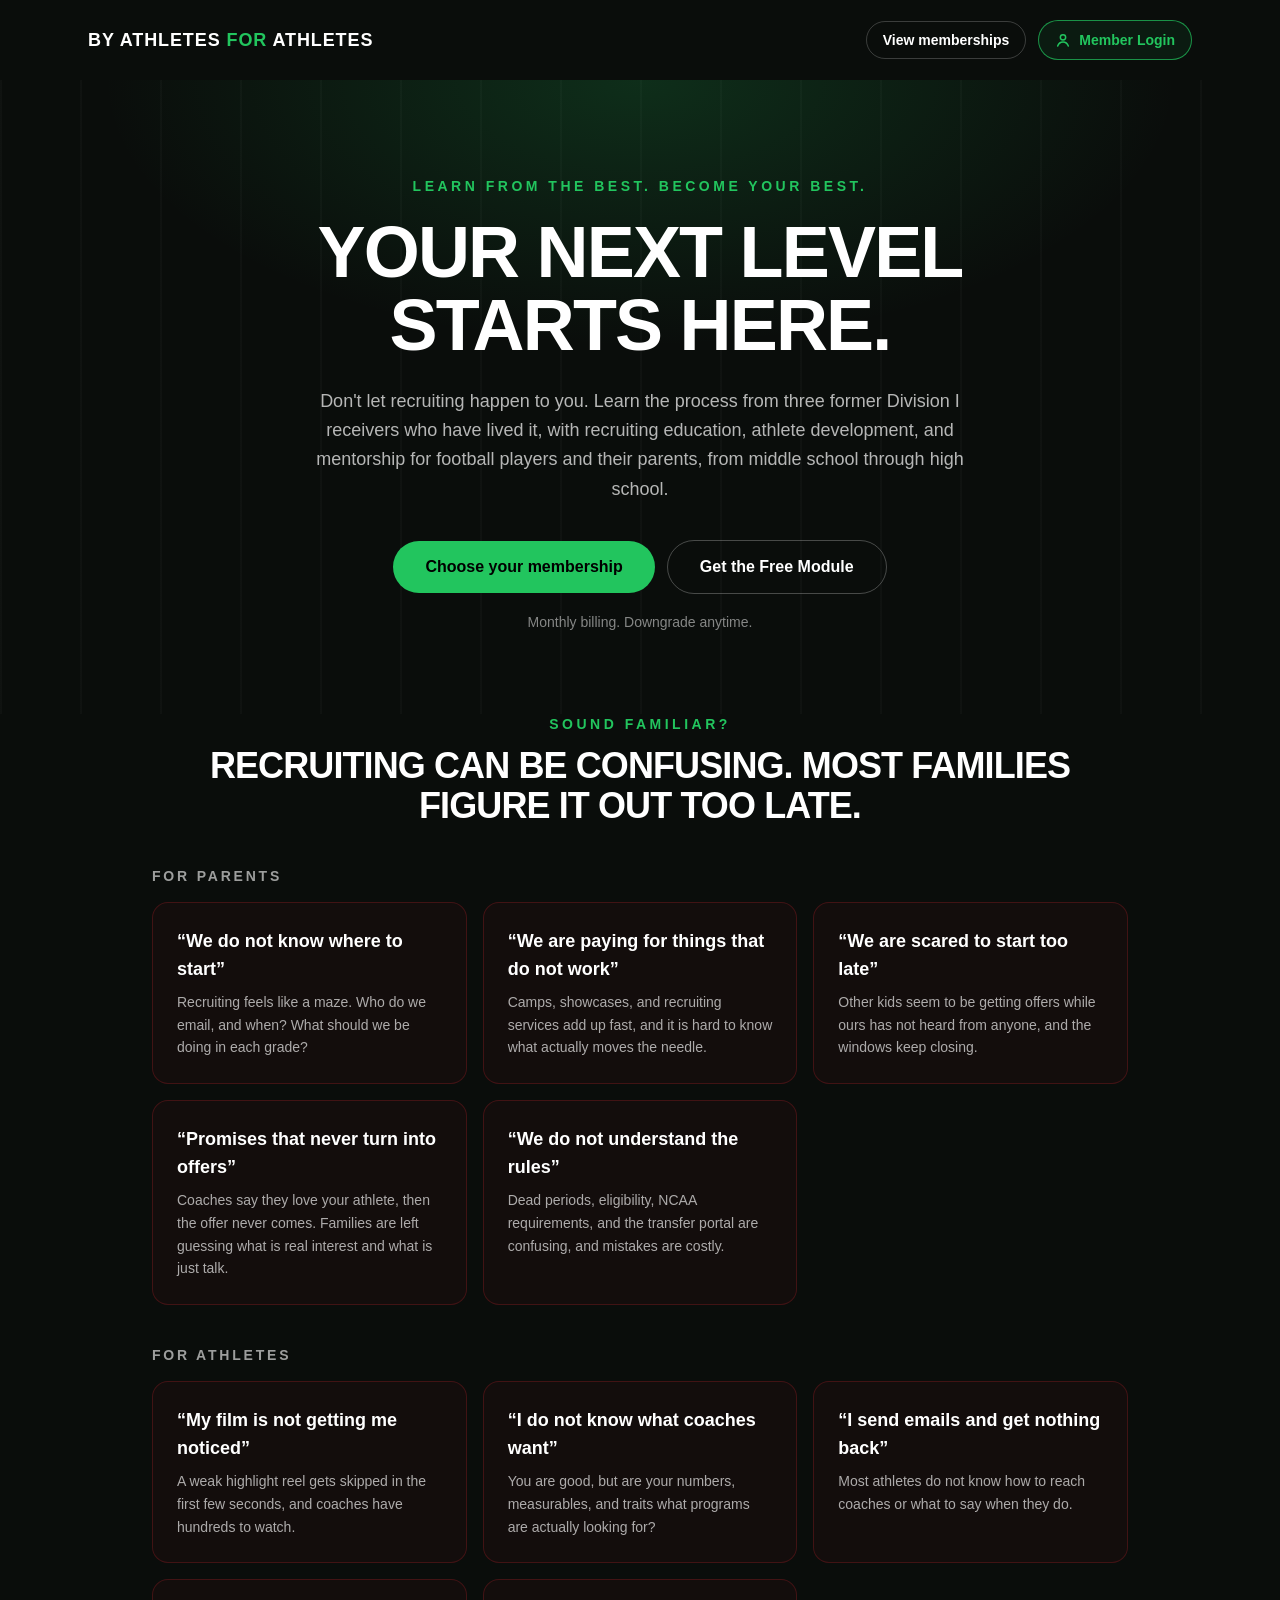
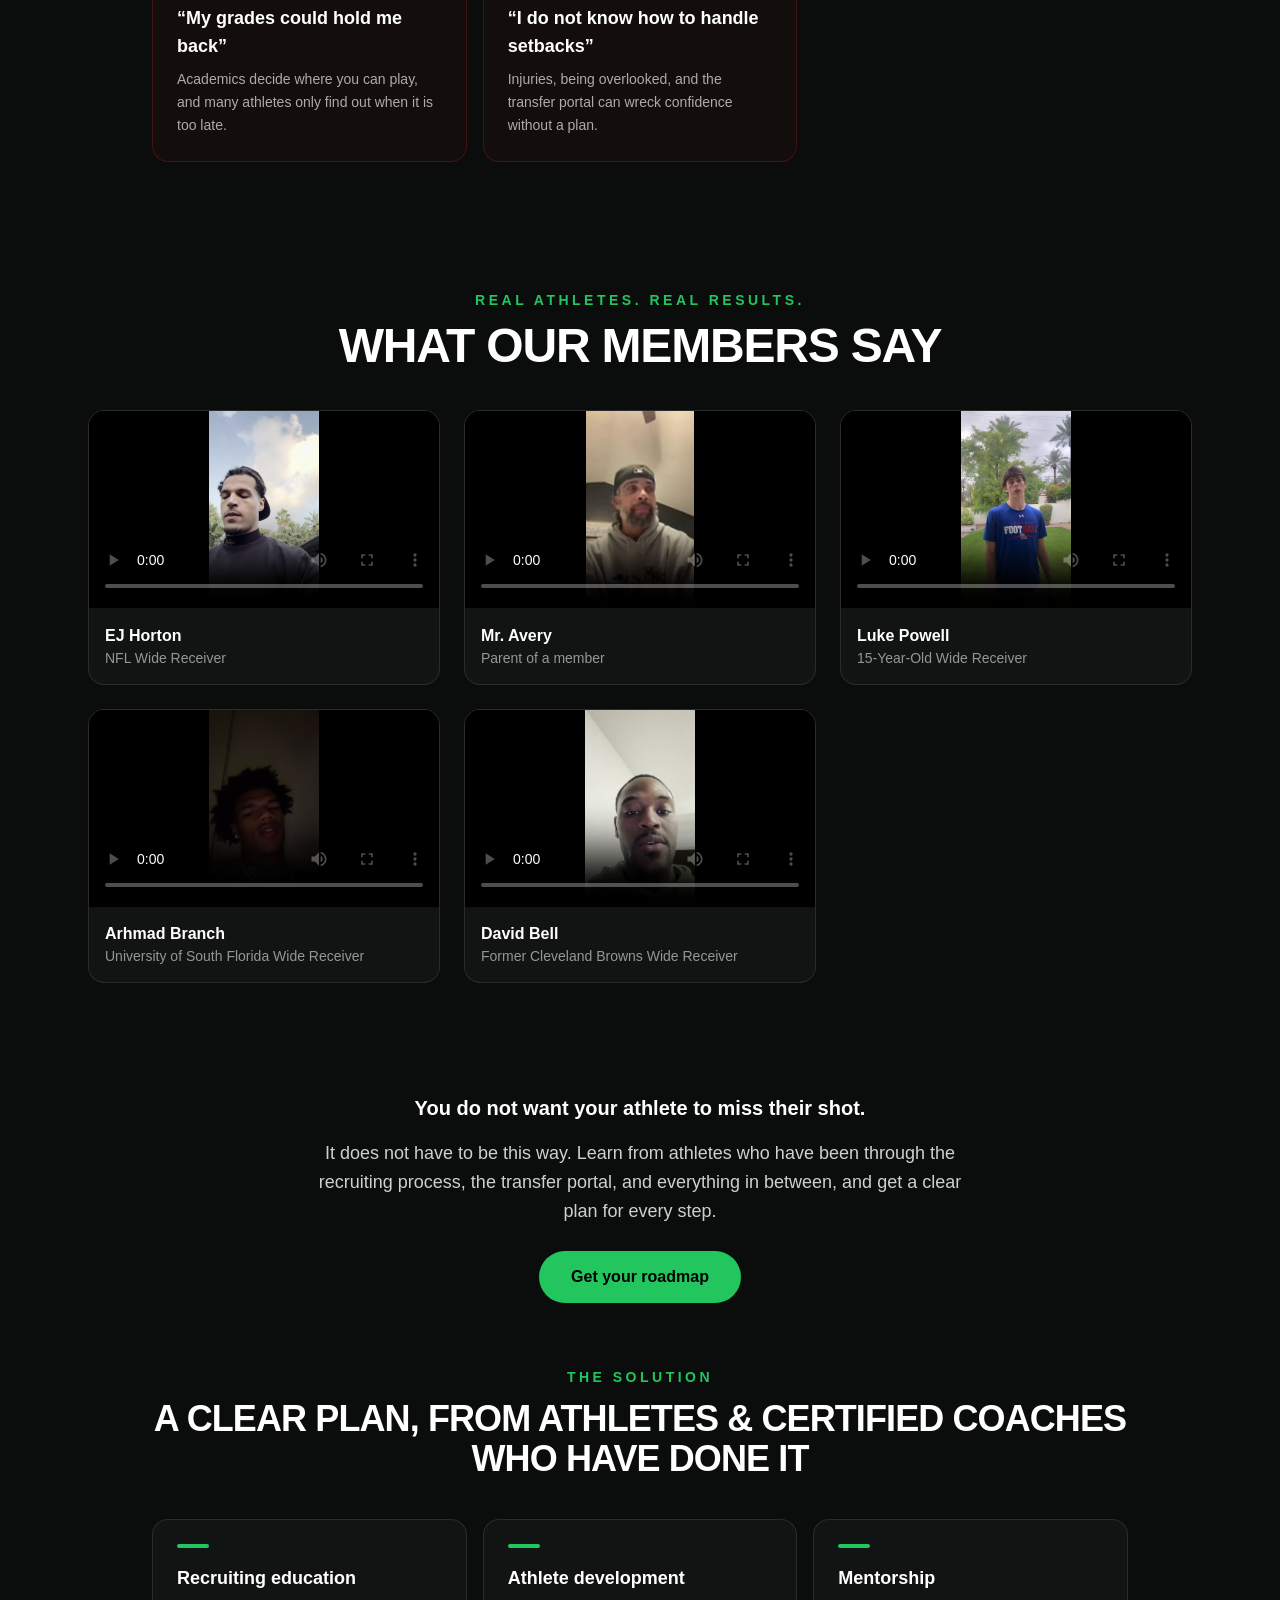
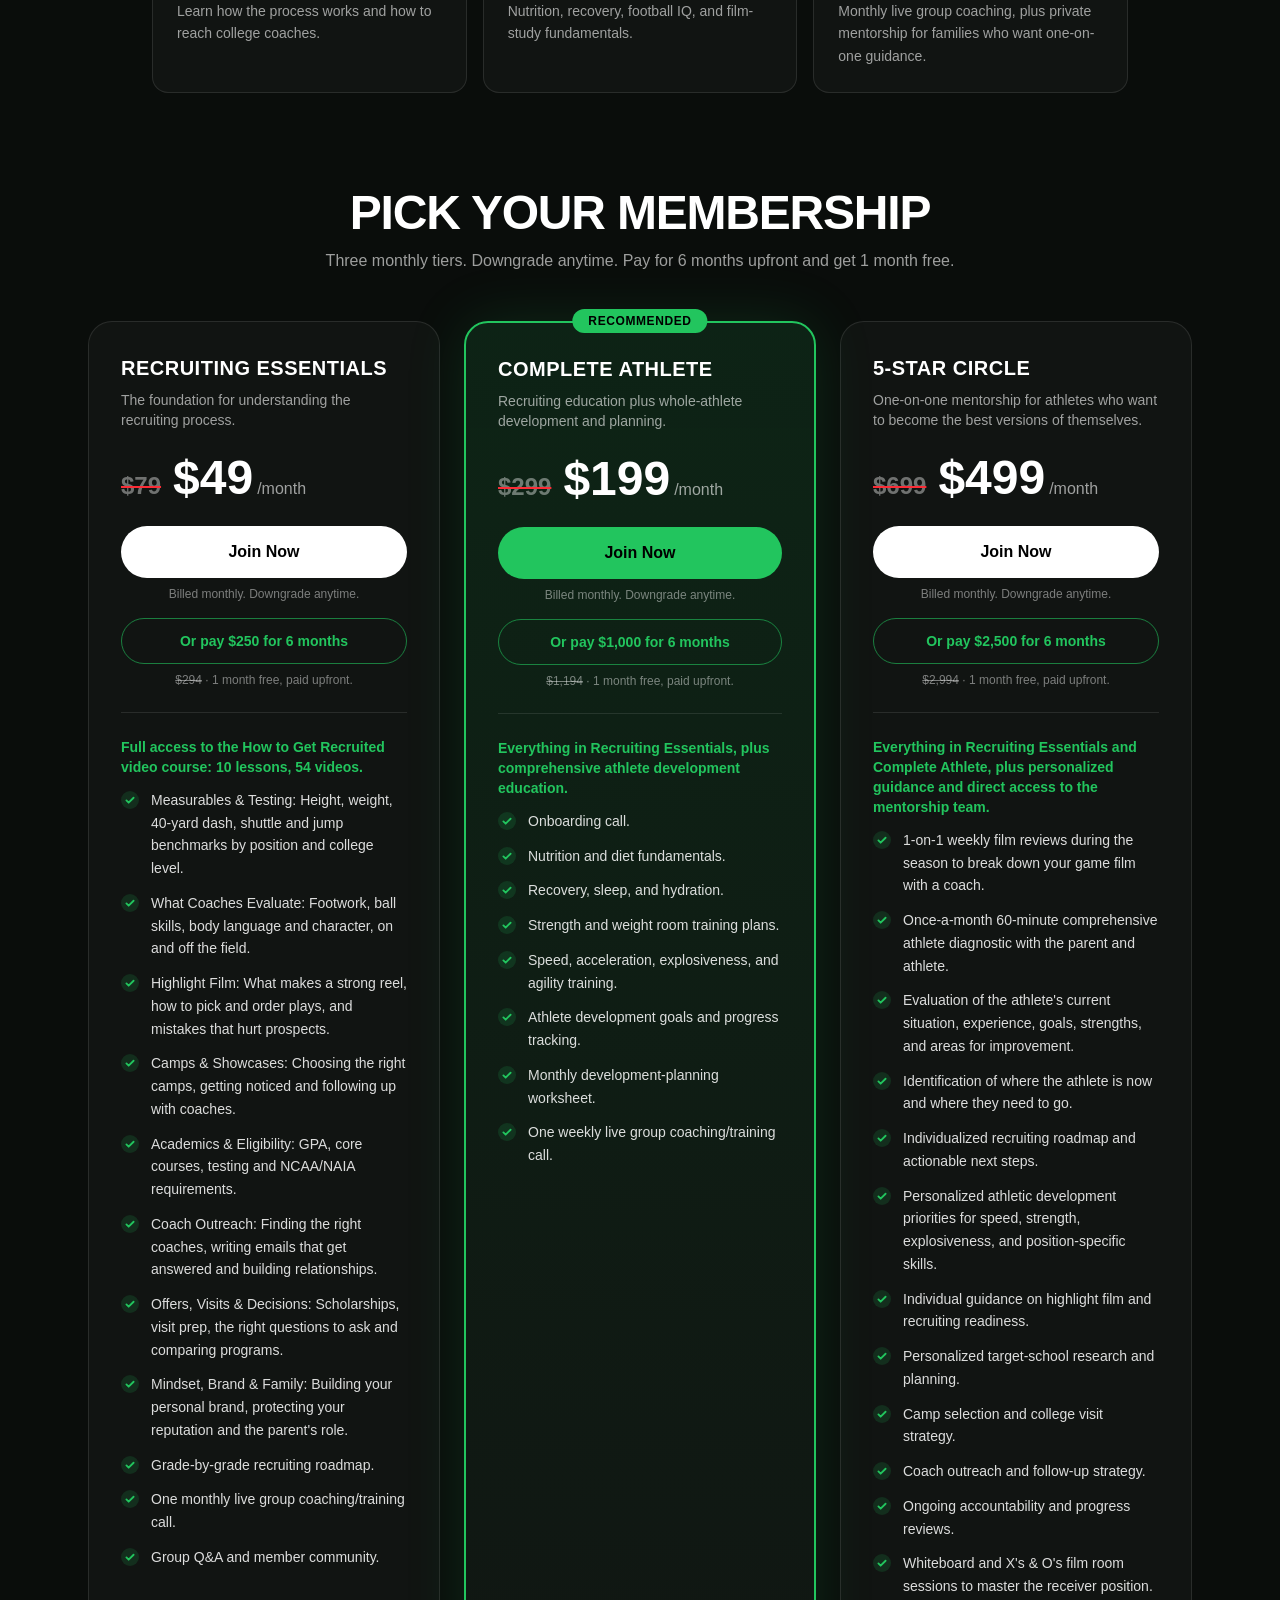
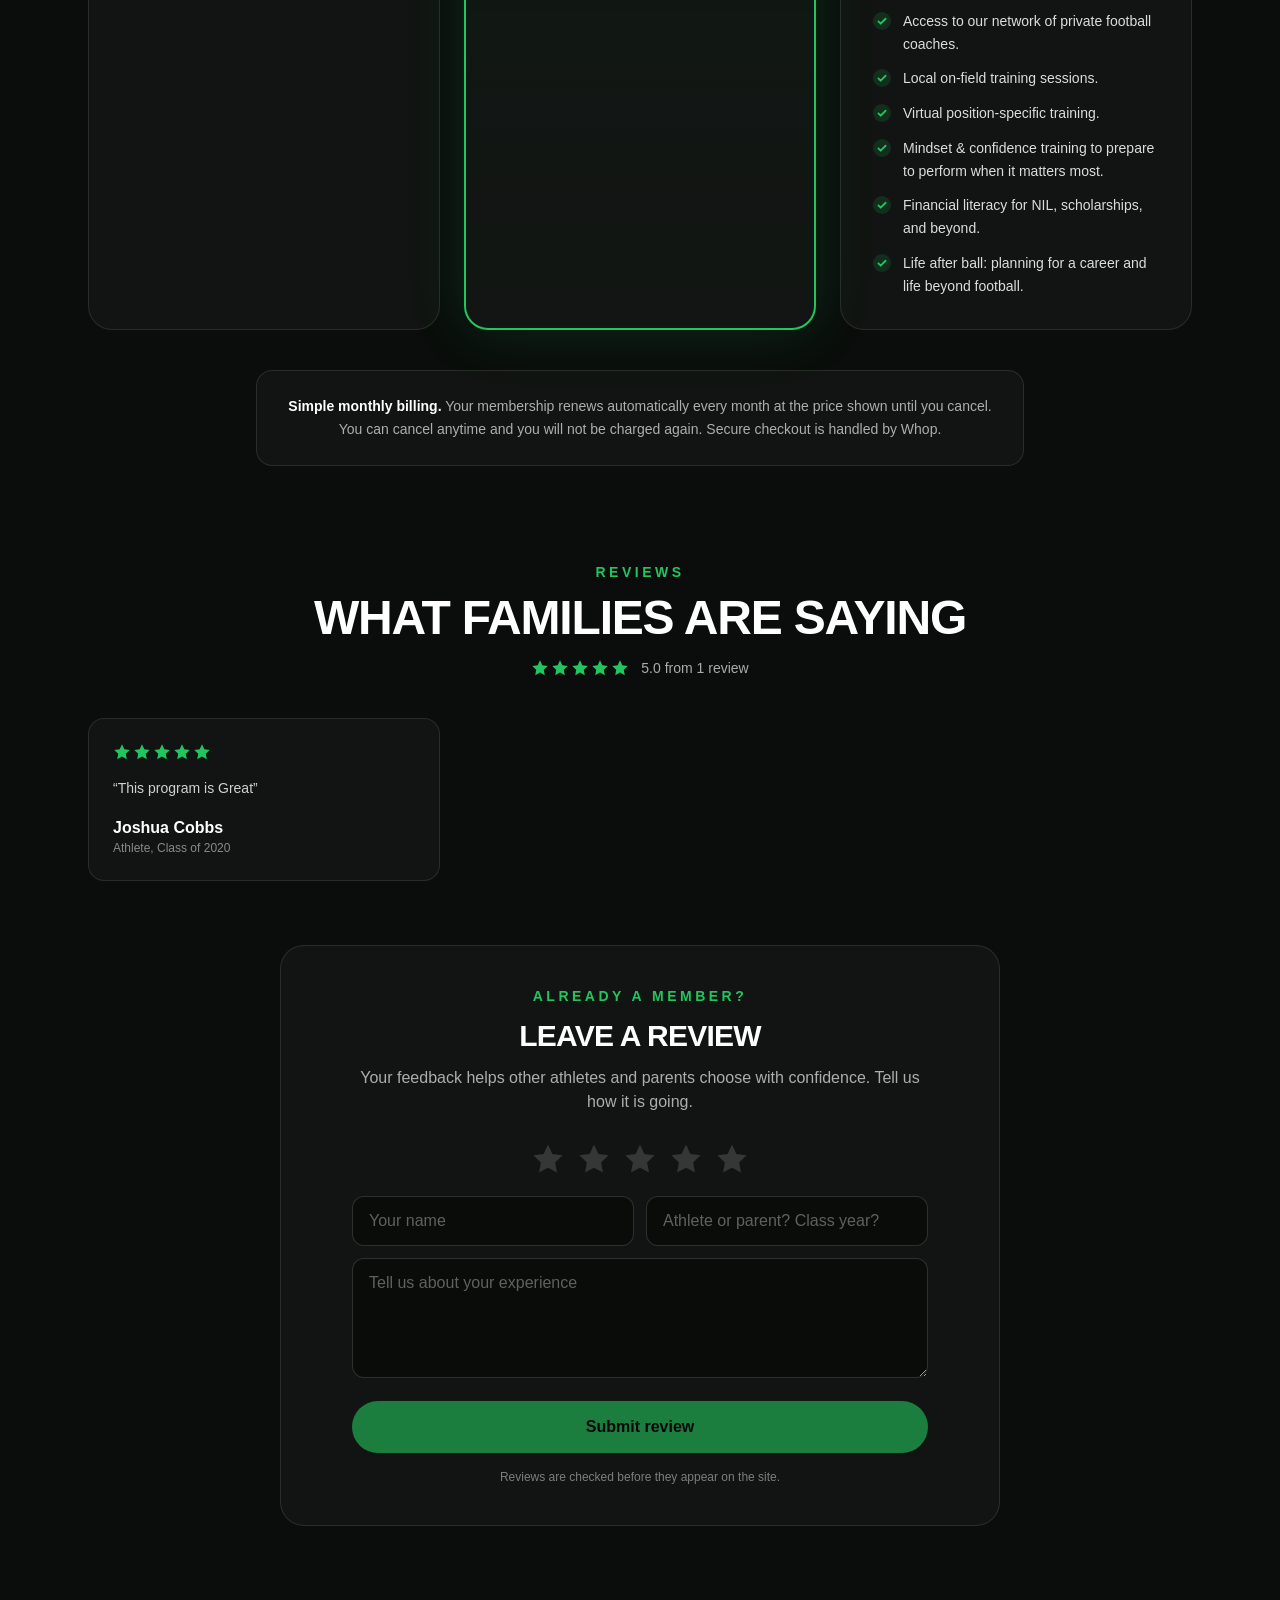
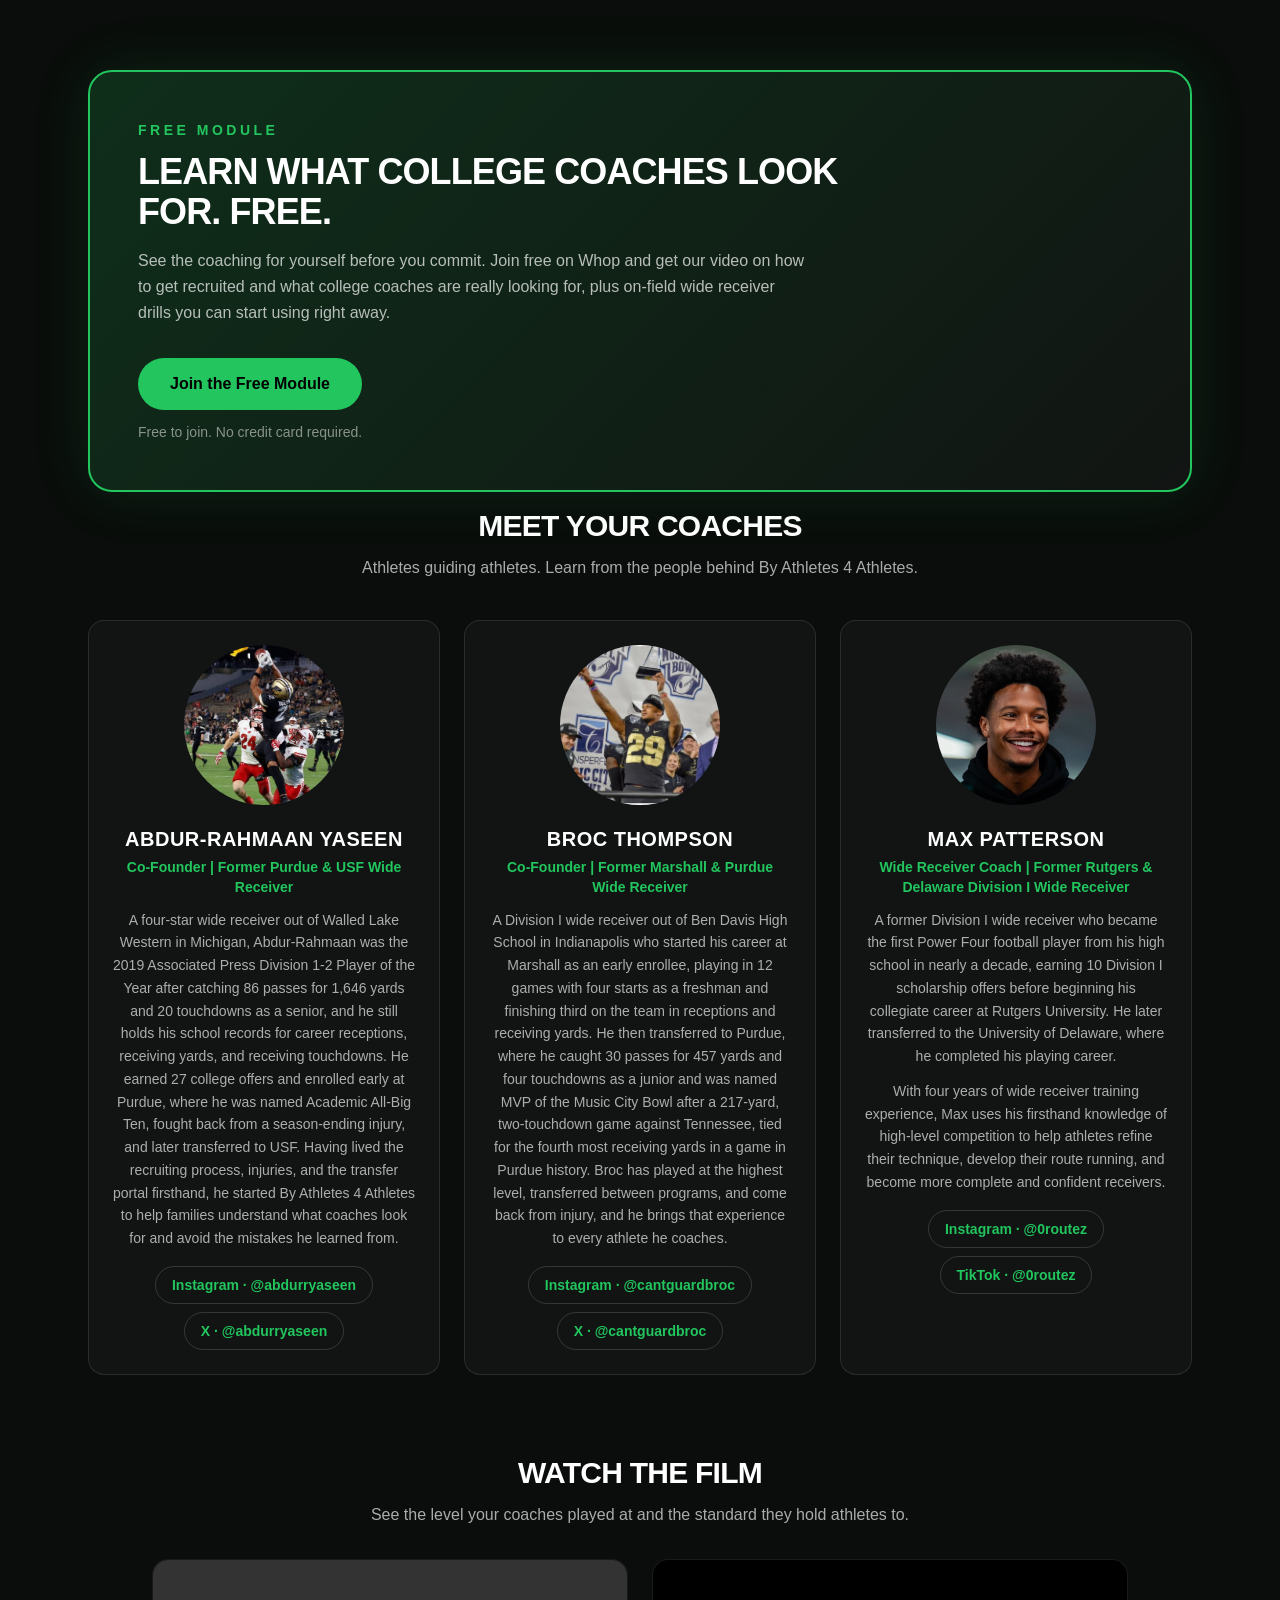
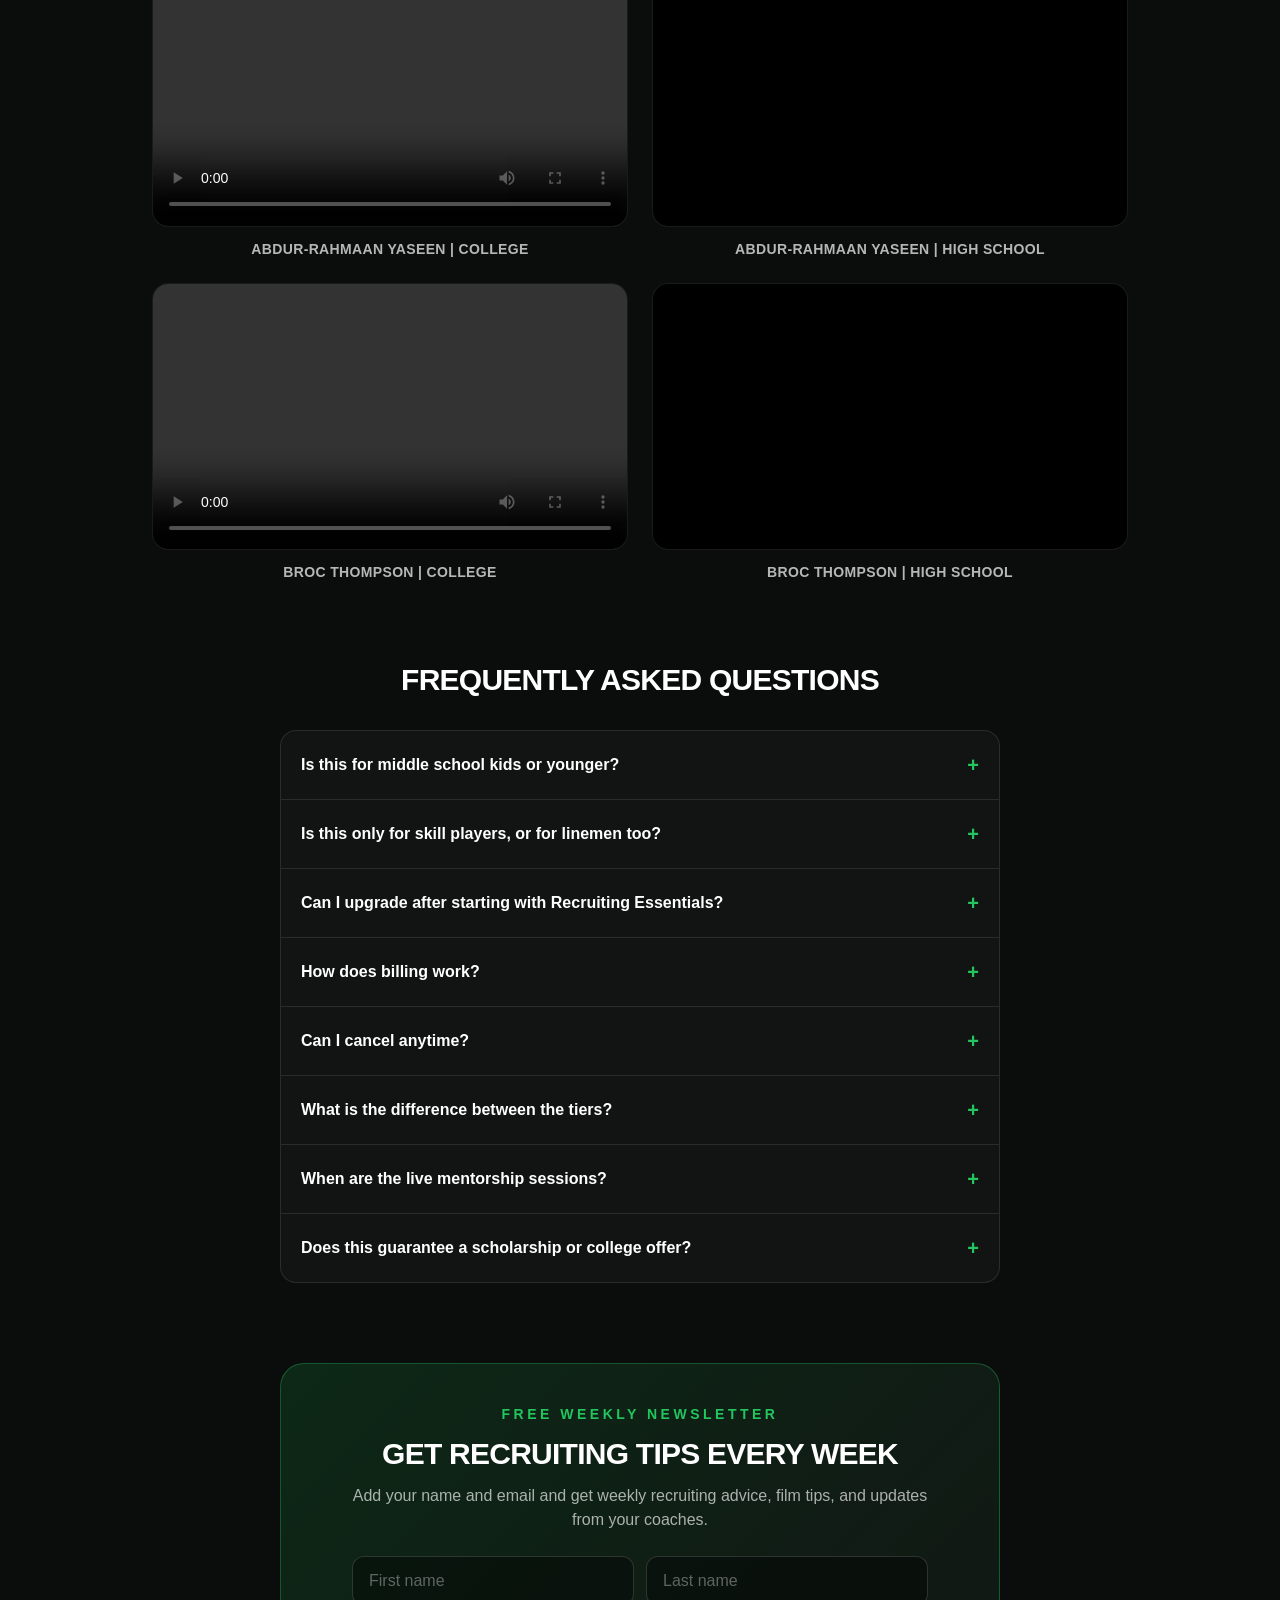
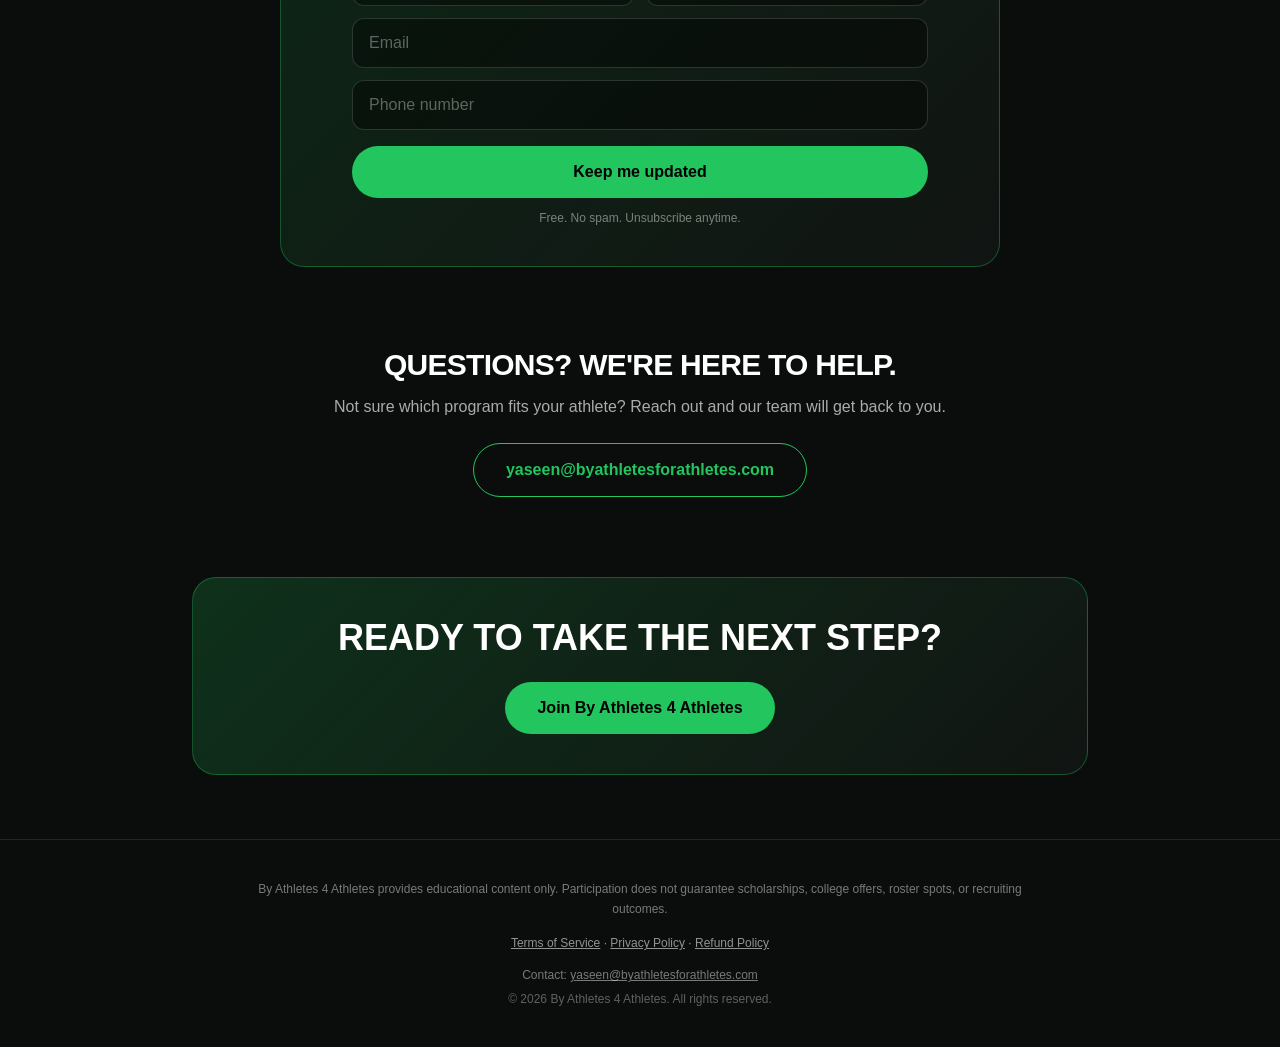
<file: index.html>
<!doctype html>
<html lang="en" style="color-scheme:dark;background:#0a0d0b">
<head>
<meta charset="utf-8"/>
<meta name="viewport" content="width=device-width, initial-scale=1"/>
<link rel="stylesheet" href="assets/site.css"/>
<meta name="description" content="Online football recruiting education, athlete development resources, and mentorship for high school football players, from middle school through high school, and their parents."/>
<link rel="icon" type="image/png" href="assets/favicon.png"/>
<link rel="apple-touch-icon" href="assets/favicon.png"/>
<title>By Athletes For Athletes</title>
<style>.b4a-login:hover{background:#22c55e!important;color:#000!important;border-color:#22c55e!important}@media (max-width:420px){.b4a-login{padding:8px 13px!important;font-size:13px!important}}</style><meta property="og:type" content="website"/><meta property="og:site_name" content="By Athletes For Athletes"/><meta property="og:title" content="By Athletes For Athletes"/><meta property="og:description" content="The #1 platform for playing at the next level, built by former Division I receivers."/><meta property="og:image" content="https://byathletesforathletes.com/assets/home-preview-v4.jpg"/><meta property="og:image:width" content="1200"/><meta property="og:image:height" content="1200"/><meta property="og:image:alt" content="The #1 platform for playing at the next level. Start getting recruited."/><meta name="twitter:card" content="summary_large_image"/><meta name="twitter:image" content="https://byathletesforathletes.com/assets/home-preview-v4.jpg"/></head>
<body>
<div class="min-h-screen bg-[#0a0d0b] text-white antialiased" style="color-scheme:dark"><header class="mx-auto flex max-w-6xl items-center justify-between px-6 py-5"><div class="text-lg font-extrabold uppercase tracking-wider">By Athletes <span style="color:#22c55e">For</span> Athletes</div><div class="flex items-center gap-2 sm:gap-3"><a href="#plans" class="hidden rounded-full border border-white/20 px-4 py-2 text-sm font-semibold hover:bg-white/10 sm:inline-block">View memberships</a><a href="https://whop.com/joined/" class="b4a-login rounded-full text-sm font-bold transition" style="display:inline-flex;align-items:center;gap:8px;white-space:nowrap;padding:9px 16px;border:1.5px solid rgba(34,197,94,.7);color:#22c55e;background:rgba(34,197,94,.08)"><svg width="16" height="16" viewBox="0 0 24 24" fill="none" stroke="currentColor" stroke-width="2.2" stroke-linecap="round" stroke-linejoin="round" aria-hidden="true"><circle cx="12" cy="8" r="4"></circle><path d="M4 21c1.5-4 4.5-6 8-6s6.5 2 8 6"></path></svg><span>Member Login</span></a></div></header><section class="relative overflow-hidden" style="background:radial-gradient(60% 60% at 50% 0%, rgba(34,197,94,0.18), transparent 70%), repeating-linear-gradient(90deg, rgba(255,255,255,0.025) 0 2px, transparent 2px 80px)"><div class="mx-auto max-w-4xl px-6 pb-20 pt-16 text-center sm:pt-24"><p class="text-sm font-bold uppercase tracking-[0.25em]" style="color:#22c55e">Learn From the Best. Become Your Best.</p><h1 class="mt-5 text-5xl font-black uppercase leading-[1.02] tracking-tight sm:text-7xl">Your Next Level Starts Here.</h1><p class="mx-auto mt-6 max-w-2xl text-lg leading-relaxed text-white/70">Don&#x27;t let recruiting happen to you. Learn the process from three former Division I receivers who have lived it, with recruiting education, athlete development, and mentorship for football players and their parents, from middle school through high school.</p><div class="mt-9 flex flex-col items-center justify-center gap-3 sm:flex-row"><a href="#plans" class="rounded-full px-8 py-3.5 text-base font-bold text-black transition hover:brightness-110" style="background:#22c55e">Choose your membership</a><a href="#free-sample" class="rounded-full border border-white/25 px-8 py-3.5 text-base font-bold hover:bg-white/10">Get the Free Module</a></div><div class="mt-4"><span class="text-sm text-white/50">Monthly billing. Downgrade anytime.</span></div></div></section><section class="mx-auto max-w-5xl px-6 pb-16"><div class="text-center"><p class="text-sm font-bold uppercase tracking-[0.25em]" style="color:#22c55e">Sound familiar?</p><h2 class="mt-3 text-3xl font-black uppercase tracking-tight sm:text-4xl">Recruiting can be confusing. Most families figure it out too late.</h2></div><div class="mt-10"><h3 class="text-sm font-bold uppercase tracking-[0.2em] text-white/60">For parents</h3><div class="mt-4 grid gap-4 sm:grid-cols-2 lg:grid-cols-3"><div class="rounded-2xl border border-red-500/20 bg-red-500/[0.04] p-6"><h4 class="text-lg font-bold">“<!-- -->We do not know where to start<!-- -->”</h4><p class="mt-2 text-sm leading-relaxed text-white/65">Recruiting feels like a maze. Who do we email, and when? What should we be doing in each grade?</p></div><div class="rounded-2xl border border-red-500/20 bg-red-500/[0.04] p-6"><h4 class="text-lg font-bold">“<!-- -->We are paying for things that do not work<!-- -->”</h4><p class="mt-2 text-sm leading-relaxed text-white/65">Camps, showcases, and recruiting services add up fast, and it is hard to know what actually moves the needle.</p></div><div class="rounded-2xl border border-red-500/20 bg-red-500/[0.04] p-6"><h4 class="text-lg font-bold">“<!-- -->We are scared to start too late<!-- -->”</h4><p class="mt-2 text-sm leading-relaxed text-white/65">Other kids seem to be getting offers while ours has not heard from anyone, and the windows keep closing.</p></div><div class="rounded-2xl border border-red-500/20 bg-red-500/[0.04] p-6"><h4 class="text-lg font-bold">“<!-- -->Promises that never turn into offers<!-- -->”</h4><p class="mt-2 text-sm leading-relaxed text-white/65">Coaches say they love your athlete, then the offer never comes. Families are left guessing what is real interest and what is just talk.</p></div><div class="rounded-2xl border border-red-500/20 bg-red-500/[0.04] p-6"><h4 class="text-lg font-bold">“<!-- -->We do not understand the rules<!-- -->”</h4><p class="mt-2 text-sm leading-relaxed text-white/65">Dead periods, eligibility, NCAA requirements, and the transfer portal are confusing, and mistakes are costly.</p></div></div></div><div class="mt-10"><h3 class="text-sm font-bold uppercase tracking-[0.2em] text-white/60">For athletes</h3><div class="mt-4 grid gap-4 sm:grid-cols-2 lg:grid-cols-3"><div class="rounded-2xl border border-red-500/20 bg-red-500/[0.04] p-6"><h4 class="text-lg font-bold">“<!-- -->My film is not getting me noticed<!-- -->”</h4><p class="mt-2 text-sm leading-relaxed text-white/65">A weak highlight reel gets skipped in the first few seconds, and coaches have hundreds to watch.</p></div><div class="rounded-2xl border border-red-500/20 bg-red-500/[0.04] p-6"><h4 class="text-lg font-bold">“<!-- -->I do not know what coaches want<!-- -->”</h4><p class="mt-2 text-sm leading-relaxed text-white/65">You are good, but are your numbers, measurables, and traits what programs are actually looking for?</p></div><div class="rounded-2xl border border-red-500/20 bg-red-500/[0.04] p-6"><h4 class="text-lg font-bold">“<!-- -->I send emails and get nothing back<!-- -->”</h4><p class="mt-2 text-sm leading-relaxed text-white/65">Most athletes do not know how to reach coaches or what to say when they do.</p></div><div class="rounded-2xl border border-red-500/20 bg-red-500/[0.04] p-6"><h4 class="text-lg font-bold">“<!-- -->My grades could hold me back<!-- -->”</h4><p class="mt-2 text-sm leading-relaxed text-white/65">Academics decide where you can play, and many athletes only find out when it is too late.</p></div><div class="rounded-2xl border border-red-500/20 bg-red-500/[0.04] p-6"><h4 class="text-lg font-bold">“<!-- -->I do not know how to handle setbacks<!-- -->”</h4><p class="mt-2 text-sm leading-relaxed text-white/65">Injuries, being overlooked, and the transfer portal can wreck confidence without a plan.</p></div></div></div></section><section id="testimonials" class="mx-auto max-w-6xl px-6 pb-16 pt-16"><div class="mx-auto mb-14 max-w-3xl" style="display:none"><div class="mb-8 text-center"><p class="text-sm font-bold uppercase tracking-[0.25em]" style="color:#22c55e">Athletes helping athletes</p><h2 class="mt-3 text-3xl font-black uppercase tracking-tight sm:text-5xl">The recruiting playbook, from athletes who ran it.</h2></div><div class="relative aspect-video w-full overflow-hidden rounded-2xl border border-white/10 bg-black"><div class="absolute inset-0 flex flex-col items-center justify-center gap-3 text-white/40"><svg width="56" height="56" viewBox="0 0 48 48" fill="none" aria-hidden="true"><circle cx="24" cy="24" r="23" stroke="#22c55e" stroke-opacity="0.6" stroke-width="2"></circle><path d="M20 16l13 8-13 8V16z" fill="#22c55e"></path></svg><span class="text-xs uppercase tracking-widest">Video coming soon</span></div></div><p class="mt-3 text-center text-sm font-semibold uppercase tracking-wide text-white/70">What is By Athletes 4 Athletes?</p></div><div class="text-center"><p class="text-sm font-bold uppercase tracking-[0.25em]" style="color:#22c55e">Real athletes. Real Results.</p><h2 class="mt-3 text-3xl font-black uppercase tracking-tight sm:text-5xl">What our members say</h2></div><div class="mt-10 grid gap-6 md:grid-cols-3"><div class="overflow-hidden rounded-2xl border border-white/10 bg-white/[0.03]"><div class="relative aspect-video w-full bg-black"><video src="assets/ej-testimonial.mp4" poster="assets/ej-testimonial-poster.jpg" controls playsinline preload="metadata" style="position:absolute;inset:0;width:100%;height:100%;object-fit:contain;background:#000"></video></div><div class="p-4"><p class="font-bold">EJ Horton</p><p class="text-sm text-white/55">NFL Wide Receiver</p></div></div><div class="overflow-hidden rounded-2xl border border-white/10 bg-white/[0.03]"><div class="relative aspect-video w-full bg-black"><video src="assets/parent-testimonial.mp4" poster="assets/parent-testimonial-poster.jpg" controls playsinline preload="metadata" style="position:absolute;inset:0;width:100%;height:100%;object-fit:contain;background:#000"></video></div><div class="p-4"><p class="font-bold">Mr. Avery</p><p class="text-sm text-white/55">Parent of a member</p></div></div><div class="overflow-hidden rounded-2xl border border-white/10 bg-white/[0.03]"><div class="relative aspect-video w-full bg-black"><video src="assets/luke-testimonial.mp4" poster="assets/luke-testimonial-poster.jpg" controls playsinline preload="metadata" style="position:absolute;inset:0;width:100%;height:100%;object-fit:contain;background:#000"></video></div><div class="p-4"><p class="font-bold">Luke Powell</p><p class="text-sm text-white/55">15-Year-Old Wide Receiver</p></div></div><div class="overflow-hidden rounded-2xl border border-white/10 bg-white/[0.03]"><div class="relative aspect-video w-full bg-black"><video src="assets/arhmad-testimonial.mp4" poster="assets/arhmad-testimonial-poster.jpg" controls playsinline preload="metadata" style="position:absolute;inset:0;width:100%;height:100%;object-fit:contain;background:#000"></video></div><div class="p-4"><p class="font-bold">Arhmad Branch</p><p class="text-sm text-white/55">University of South Florida Wide Receiver</p></div></div><div class="overflow-hidden rounded-2xl border border-white/10 bg-white/[0.03]"><div class="relative aspect-video w-full bg-black"><video src="assets/david-testimonial.mp4" poster="assets/david-testimonial-poster.jpg" controls playsinline preload="metadata" style="position:absolute;inset:0;width:100%;height:100%;object-fit:contain;background:#000"></video></div><div class="p-4"><p class="font-bold">David Bell</p><p class="text-sm text-white/55">Former Cleveland Browns Wide Receiver</p></div></div></div></section><section class="mx-auto max-w-5xl px-6 pb-16"><p class="mx-auto mt-12 max-w-2xl text-center text-xl font-bold leading-snug">You do not want your athlete to miss their shot.</p><p class="mx-auto mt-4 max-w-2xl text-center text-lg leading-relaxed text-white/80">It does not have to be this way. Learn from athletes who have been through the recruiting process, the transfer portal, and everything in between, and get a clear plan for every step.</p><div class="mt-6 text-center"><a href="#plans" class="inline-block rounded-full px-8 py-3.5 text-base font-bold text-black transition hover:brightness-110" style="background:#22c55e">Get your roadmap</a></div></section><section class="mx-auto max-w-5xl px-6 pb-4"><div class="mb-10 text-center"><p class="text-sm font-bold uppercase tracking-[0.25em]" style="color:#22c55e">The solution</p><h2 class="mt-3 text-3xl font-black uppercase tracking-tight sm:text-4xl">A clear plan, from athletes &amp; certified coaches who have done it</h2></div><div class="grid gap-4 sm:grid-cols-3"><div class="rounded-2xl border border-white/10 bg-white/[0.03] p-6"><div class="h-1 w-8 rounded" style="background:#22c55e"></div><h3 class="mt-4 text-lg font-bold">Recruiting education</h3><p class="mt-2 text-sm leading-relaxed text-white/60">Learn how the process works and how to reach college coaches.</p></div><div class="rounded-2xl border border-white/10 bg-white/[0.03] p-6"><div class="h-1 w-8 rounded" style="background:#22c55e"></div><h3 class="mt-4 text-lg font-bold">Athlete development</h3><p class="mt-2 text-sm leading-relaxed text-white/60">Nutrition, recovery, football IQ, and film-study fundamentals.</p></div><div class="rounded-2xl border border-white/10 bg-white/[0.03] p-6"><div class="h-1 w-8 rounded" style="background:#22c55e"></div><h3 class="mt-4 text-lg font-bold">Mentorship</h3><p class="mt-2 text-sm leading-relaxed text-white/60">Monthly live group coaching, plus private mentorship for families who want one-on-one guidance.</p></div></div></section><section id="plans" class="mx-auto max-w-6xl scroll-mt-8 px-6 py-20"><div class="text-center"><h2 class="text-3xl font-black uppercase tracking-tight sm:text-5xl">Pick your membership</h2><p class="mt-3 text-white/60">Three monthly tiers. Downgrade anytime. Pay for 6 months upfront and get 1 month free.</p></div><div class="mt-12 grid items-stretch gap-6 lg:grid-cols-3"><div class="relative flex flex-col rounded-3xl p-8" style="background:rgba(255,255,255,0.03);border:1px solid rgba(255,255,255,0.1)"><h3 class="text-xl font-extrabold uppercase tracking-wide">Recruiting Essentials</h3><p class="mt-2 min-h-[2.5rem] text-sm text-white/60">The foundation for understanding the recruiting process.</p><div class="mt-6 flex items-baseline gap-1"><span class="mr-2 text-2xl font-bold text-white/40 line-through decoration-red-500 decoration-2">$79</span><span class="text-5xl font-black">$49</span><span class="text-white/60">/month</span></div><a href="https://whop.com/checkout/plan_C9eWqeVcC6Q8r" class="mt-6 block rounded-full py-3.5 text-center text-base font-bold transition hover:brightness-110" style="background:#fff;color:#000">Join Now</a><p class="mt-2 text-center text-xs text-white/45">Billed monthly. Downgrade anytime.</p><a href="https://whop.com/checkout/plan_2INZjFknRnxja" class="mt-4 block rounded-full border py-3 text-center text-sm font-bold transition hover:bg-white/5" style="border-color:rgba(34,197,94,0.6);color:#22c55e">Or pay $250 for 6 months</a><p class="mt-2 text-center text-xs text-white/45"><span class="line-through">$294</span> · 1 month free, paid upfront.</p><div class="my-6 h-px bg-white/10"></div><p class="mb-3 text-sm font-bold" style="color:#22c55e">Full access to the How to Get Recruited video course: 10 lessons, 54 videos.</p><ul class="space-y-3 text-sm leading-relaxed text-white/85"><li class="flex gap-3"><svg width="18" height="18" viewBox="0 0 20 20" fill="none" class="mt-0.5 shrink-0" aria-hidden="true"><circle cx="10" cy="10" r="10" fill="#22c55e" fill-opacity="0.15"></circle><path d="M6 10.5l2.5 2.5L14 7.5" stroke="#22c55e" stroke-width="2" stroke-linecap="round" stroke-linejoin="round"></path></svg><span>Measurables &amp; Testing: Height, weight, 40-yard dash, shuttle and jump benchmarks by position and college level.</span></li><li class="flex gap-3"><svg width="18" height="18" viewBox="0 0 20 20" fill="none" class="mt-0.5 shrink-0" aria-hidden="true"><circle cx="10" cy="10" r="10" fill="#22c55e" fill-opacity="0.15"></circle><path d="M6 10.5l2.5 2.5L14 7.5" stroke="#22c55e" stroke-width="2" stroke-linecap="round" stroke-linejoin="round"></path></svg><span>What Coaches Evaluate: Footwork, ball skills, body language and character, on and off the field.</span></li><li class="flex gap-3"><svg width="18" height="18" viewBox="0 0 20 20" fill="none" class="mt-0.5 shrink-0" aria-hidden="true"><circle cx="10" cy="10" r="10" fill="#22c55e" fill-opacity="0.15"></circle><path d="M6 10.5l2.5 2.5L14 7.5" stroke="#22c55e" stroke-width="2" stroke-linecap="round" stroke-linejoin="round"></path></svg><span>Highlight Film: What makes a strong reel, how to pick and order plays, and mistakes that hurt prospects.</span></li><li class="flex gap-3"><svg width="18" height="18" viewBox="0 0 20 20" fill="none" class="mt-0.5 shrink-0" aria-hidden="true"><circle cx="10" cy="10" r="10" fill="#22c55e" fill-opacity="0.15"></circle><path d="M6 10.5l2.5 2.5L14 7.5" stroke="#22c55e" stroke-width="2" stroke-linecap="round" stroke-linejoin="round"></path></svg><span>Camps &amp; Showcases: Choosing the right camps, getting noticed and following up with coaches.</span></li><li class="flex gap-3"><svg width="18" height="18" viewBox="0 0 20 20" fill="none" class="mt-0.5 shrink-0" aria-hidden="true"><circle cx="10" cy="10" r="10" fill="#22c55e" fill-opacity="0.15"></circle><path d="M6 10.5l2.5 2.5L14 7.5" stroke="#22c55e" stroke-width="2" stroke-linecap="round" stroke-linejoin="round"></path></svg><span>Academics &amp; Eligibility: GPA, core courses, testing and NCAA/NAIA requirements.</span></li><li class="flex gap-3"><svg width="18" height="18" viewBox="0 0 20 20" fill="none" class="mt-0.5 shrink-0" aria-hidden="true"><circle cx="10" cy="10" r="10" fill="#22c55e" fill-opacity="0.15"></circle><path d="M6 10.5l2.5 2.5L14 7.5" stroke="#22c55e" stroke-width="2" stroke-linecap="round" stroke-linejoin="round"></path></svg><span>Coach Outreach: Finding the right coaches, writing emails that get answered and building relationships.</span></li><li class="flex gap-3"><svg width="18" height="18" viewBox="0 0 20 20" fill="none" class="mt-0.5 shrink-0" aria-hidden="true"><circle cx="10" cy="10" r="10" fill="#22c55e" fill-opacity="0.15"></circle><path d="M6 10.5l2.5 2.5L14 7.5" stroke="#22c55e" stroke-width="2" stroke-linecap="round" stroke-linejoin="round"></path></svg><span>Offers, Visits &amp; Decisions: Scholarships, visit prep, the right questions to ask and comparing programs.</span></li><li class="flex gap-3"><svg width="18" height="18" viewBox="0 0 20 20" fill="none" class="mt-0.5 shrink-0" aria-hidden="true"><circle cx="10" cy="10" r="10" fill="#22c55e" fill-opacity="0.15"></circle><path d="M6 10.5l2.5 2.5L14 7.5" stroke="#22c55e" stroke-width="2" stroke-linecap="round" stroke-linejoin="round"></path></svg><span>Mindset, Brand &amp; Family: Building your personal brand, protecting your reputation and the parent's role.</span></li><li class="flex gap-3"><svg width="18" height="18" viewBox="0 0 20 20" fill="none" class="mt-0.5 shrink-0" aria-hidden="true"><circle cx="10" cy="10" r="10" fill="#22c55e" fill-opacity="0.15"></circle><path d="M6 10.5l2.5 2.5L14 7.5" stroke="#22c55e" stroke-width="2" stroke-linecap="round" stroke-linejoin="round"></path></svg><span>Grade-by-grade recruiting roadmap.</span></li><li class="flex gap-3"><svg width="18" height="18" viewBox="0 0 20 20" fill="none" class="mt-0.5 shrink-0" aria-hidden="true"><circle cx="10" cy="10" r="10" fill="#22c55e" fill-opacity="0.15"></circle><path d="M6 10.5l2.5 2.5L14 7.5" stroke="#22c55e" stroke-width="2" stroke-linecap="round" stroke-linejoin="round"></path></svg><span>One monthly live group coaching/training call.</span></li><li class="flex gap-3"><svg width="18" height="18" viewBox="0 0 20 20" fill="none" class="mt-0.5 shrink-0" aria-hidden="true"><circle cx="10" cy="10" r="10" fill="#22c55e" fill-opacity="0.15"></circle><path d="M6 10.5l2.5 2.5L14 7.5" stroke="#22c55e" stroke-width="2" stroke-linecap="round" stroke-linejoin="round"></path></svg><span>Group Q&amp;A and member community.</span></li></ul></div><div class="relative flex flex-col rounded-3xl p-8" style="background:linear-gradient(180deg, rgba(34,197,94,0.12), rgba(255,255,255,0.03));border:2px solid #22c55e;box-shadow:0 0 60px rgba(34,197,94,0.15)"><div class="absolute -top-3.5 left-1/2 -translate-x-1/2 rounded-full px-4 py-1 text-xs font-extrabold uppercase tracking-wider text-black" style="background:#22c55e">Recommended</div><h3 class="text-xl font-extrabold uppercase tracking-wide">Complete Athlete</h3><p class="mt-2 min-h-[2.5rem] text-sm text-white/60">Recruiting education plus whole-athlete development and planning.</p><div class="mt-6 flex items-baseline gap-1"><span class="mr-2 text-2xl font-bold text-white/40 line-through decoration-red-500 decoration-2">$299</span><span class="text-5xl font-black">$199</span><span class="text-white/60">/month</span></div><a href="https://whop.com/checkout/plan_QHRo1hBJFfAVm" class="mt-6 block rounded-full py-3.5 text-center text-base font-bold transition hover:brightness-110" style="background:#22c55e;color:#000">Join Now</a><p class="mt-2 text-center text-xs text-white/45">Billed monthly. Downgrade anytime.</p><a href="https://whop.com/checkout/plan_idKm3uuJL7NA0" class="mt-4 block rounded-full border py-3 text-center text-sm font-bold transition hover:bg-white/5" style="border-color:rgba(34,197,94,0.6);color:#22c55e">Or pay $1,000 for 6 months</a><p class="mt-2 text-center text-xs text-white/45"><span class="line-through">$1,194</span> · 1 month free, paid upfront.</p><div class="my-6 h-px bg-white/10"></div><p class="mb-3 text-sm font-bold" style="color:#22c55e">Everything in Recruiting Essentials, plus comprehensive athlete development education.</p><ul class="space-y-3 text-sm leading-relaxed text-white/85"><li class="flex gap-3"><svg width="18" height="18" viewBox="0 0 20 20" fill="none" class="mt-0.5 shrink-0" aria-hidden="true"><circle cx="10" cy="10" r="10" fill="#22c55e" fill-opacity="0.15"></circle><path d="M6 10.5l2.5 2.5L14 7.5" stroke="#22c55e" stroke-width="2" stroke-linecap="round" stroke-linejoin="round"></path></svg><span>Onboarding call.</span></li><li class="flex gap-3"><svg width="18" height="18" viewBox="0 0 20 20" fill="none" class="mt-0.5 shrink-0" aria-hidden="true"><circle cx="10" cy="10" r="10" fill="#22c55e" fill-opacity="0.15"></circle><path d="M6 10.5l2.5 2.5L14 7.5" stroke="#22c55e" stroke-width="2" stroke-linecap="round" stroke-linejoin="round"></path></svg><span>Nutrition and diet fundamentals.</span></li><li class="flex gap-3"><svg width="18" height="18" viewBox="0 0 20 20" fill="none" class="mt-0.5 shrink-0" aria-hidden="true"><circle cx="10" cy="10" r="10" fill="#22c55e" fill-opacity="0.15"></circle><path d="M6 10.5l2.5 2.5L14 7.5" stroke="#22c55e" stroke-width="2" stroke-linecap="round" stroke-linejoin="round"></path></svg><span>Recovery, sleep, and hydration.</span></li><li class="flex gap-3"><svg width="18" height="18" viewBox="0 0 20 20" fill="none" class="mt-0.5 shrink-0" aria-hidden="true"><circle cx="10" cy="10" r="10" fill="#22c55e" fill-opacity="0.15"></circle><path d="M6 10.5l2.5 2.5L14 7.5" stroke="#22c55e" stroke-width="2" stroke-linecap="round" stroke-linejoin="round"></path></svg><span>Strength and weight room training plans.</span></li><li class="flex gap-3"><svg width="18" height="18" viewBox="0 0 20 20" fill="none" class="mt-0.5 shrink-0" aria-hidden="true"><circle cx="10" cy="10" r="10" fill="#22c55e" fill-opacity="0.15"></circle><path d="M6 10.5l2.5 2.5L14 7.5" stroke="#22c55e" stroke-width="2" stroke-linecap="round" stroke-linejoin="round"></path></svg><span>Speed, acceleration, explosiveness, and agility training.</span></li><li class="flex gap-3"><svg width="18" height="18" viewBox="0 0 20 20" fill="none" class="mt-0.5 shrink-0" aria-hidden="true"><circle cx="10" cy="10" r="10" fill="#22c55e" fill-opacity="0.15"></circle><path d="M6 10.5l2.5 2.5L14 7.5" stroke="#22c55e" stroke-width="2" stroke-linecap="round" stroke-linejoin="round"></path></svg><span>Athlete development goals and progress tracking.</span></li><li class="flex gap-3"><svg width="18" height="18" viewBox="0 0 20 20" fill="none" class="mt-0.5 shrink-0" aria-hidden="true"><circle cx="10" cy="10" r="10" fill="#22c55e" fill-opacity="0.15"></circle><path d="M6 10.5l2.5 2.5L14 7.5" stroke="#22c55e" stroke-width="2" stroke-linecap="round" stroke-linejoin="round"></path></svg><span>Monthly development-planning worksheet.</span></li><li class="flex gap-3"><svg width="18" height="18" viewBox="0 0 20 20" fill="none" class="mt-0.5 shrink-0" aria-hidden="true"><circle cx="10" cy="10" r="10" fill="#22c55e" fill-opacity="0.15"></circle><path d="M6 10.5l2.5 2.5L14 7.5" stroke="#22c55e" stroke-width="2" stroke-linecap="round" stroke-linejoin="round"></path></svg><span>One weekly live group coaching/training call.</span></li></ul></div><div class="relative flex flex-col rounded-3xl p-8" style="background:rgba(255,255,255,0.03);border:1px solid rgba(255,255,255,0.1)"><h3 class="text-xl font-extrabold uppercase tracking-wide">5-Star Circle</h3><p class="mt-2 min-h-[2.5rem] text-sm text-white/60">One-on-one mentorship for athletes who want to become the best versions of themselves.</p><div class="mt-6 flex items-baseline gap-1"><span class="mr-2 text-2xl font-bold text-white/40 line-through decoration-red-500 decoration-2">$699</span><span class="text-5xl font-black">$499</span><span class="text-white/60">/month</span></div><a href="https://whop.com/checkout/plan_2lWEkIoD1lJA8" class="mt-6 block rounded-full py-3.5 text-center text-base font-bold transition hover:brightness-110" style="background:#fff;color:#000">Join Now</a><p class="mt-2 text-center text-xs text-white/45">Billed monthly. Downgrade anytime.</p><a href="https://whop.com/checkout/plan_AZRrG7bAjnSdQ" class="mt-4 block rounded-full border py-3 text-center text-sm font-bold transition hover:bg-white/5" style="border-color:rgba(34,197,94,0.6);color:#22c55e">Or pay $2,500 for 6 months</a><p class="mt-2 text-center text-xs text-white/45"><span class="line-through">$2,994</span> · 1 month free, paid upfront.</p><div class="my-6 h-px bg-white/10"></div><p class="mb-3 text-sm font-bold" style="color:#22c55e">Everything in Recruiting Essentials and Complete Athlete, plus personalized guidance and direct access to the mentorship team.</p><ul class="space-y-3 text-sm leading-relaxed text-white/85"><li class="flex gap-3"><svg width="18" height="18" viewBox="0 0 20 20" fill="none" class="mt-0.5 shrink-0" aria-hidden="true"><circle cx="10" cy="10" r="10" fill="#22c55e" fill-opacity="0.15"></circle><path d="M6 10.5l2.5 2.5L14 7.5" stroke="#22c55e" stroke-width="2" stroke-linecap="round" stroke-linejoin="round"></path></svg><span>1-on-1 weekly film reviews during the season to break down your game film with a coach.</span></li><li class="flex gap-3"><svg width="18" height="18" viewBox="0 0 20 20" fill="none" class="mt-0.5 shrink-0" aria-hidden="true"><circle cx="10" cy="10" r="10" fill="#22c55e" fill-opacity="0.15"></circle><path d="M6 10.5l2.5 2.5L14 7.5" stroke="#22c55e" stroke-width="2" stroke-linecap="round" stroke-linejoin="round"></path></svg><span>Once-a-month 60-minute comprehensive athlete diagnostic with the parent and athlete.</span></li><li class="flex gap-3"><svg width="18" height="18" viewBox="0 0 20 20" fill="none" class="mt-0.5 shrink-0" aria-hidden="true"><circle cx="10" cy="10" r="10" fill="#22c55e" fill-opacity="0.15"></circle><path d="M6 10.5l2.5 2.5L14 7.5" stroke="#22c55e" stroke-width="2" stroke-linecap="round" stroke-linejoin="round"></path></svg><span>Evaluation of the athlete&#x27;s current situation, experience, goals, strengths, and areas for improvement.</span></li><li class="flex gap-3"><svg width="18" height="18" viewBox="0 0 20 20" fill="none" class="mt-0.5 shrink-0" aria-hidden="true"><circle cx="10" cy="10" r="10" fill="#22c55e" fill-opacity="0.15"></circle><path d="M6 10.5l2.5 2.5L14 7.5" stroke="#22c55e" stroke-width="2" stroke-linecap="round" stroke-linejoin="round"></path></svg><span>Identification of where the athlete is now and where they need to go.</span></li><li class="flex gap-3"><svg width="18" height="18" viewBox="0 0 20 20" fill="none" class="mt-0.5 shrink-0" aria-hidden="true"><circle cx="10" cy="10" r="10" fill="#22c55e" fill-opacity="0.15"></circle><path d="M6 10.5l2.5 2.5L14 7.5" stroke="#22c55e" stroke-width="2" stroke-linecap="round" stroke-linejoin="round"></path></svg><span>Individualized recruiting roadmap and actionable next steps.</span></li><li class="flex gap-3"><svg width="18" height="18" viewBox="0 0 20 20" fill="none" class="mt-0.5 shrink-0" aria-hidden="true"><circle cx="10" cy="10" r="10" fill="#22c55e" fill-opacity="0.15"></circle><path d="M6 10.5l2.5 2.5L14 7.5" stroke="#22c55e" stroke-width="2" stroke-linecap="round" stroke-linejoin="round"></path></svg><span>Personalized athletic development priorities for speed, strength, explosiveness, and position-specific skills.</span></li><li class="flex gap-3"><svg width="18" height="18" viewBox="0 0 20 20" fill="none" class="mt-0.5 shrink-0" aria-hidden="true"><circle cx="10" cy="10" r="10" fill="#22c55e" fill-opacity="0.15"></circle><path d="M6 10.5l2.5 2.5L14 7.5" stroke="#22c55e" stroke-width="2" stroke-linecap="round" stroke-linejoin="round"></path></svg><span>Individual guidance on highlight film and recruiting readiness.</span></li><li class="flex gap-3"><svg width="18" height="18" viewBox="0 0 20 20" fill="none" class="mt-0.5 shrink-0" aria-hidden="true"><circle cx="10" cy="10" r="10" fill="#22c55e" fill-opacity="0.15"></circle><path d="M6 10.5l2.5 2.5L14 7.5" stroke="#22c55e" stroke-width="2" stroke-linecap="round" stroke-linejoin="round"></path></svg><span>Personalized target-school research and planning.</span></li><li class="flex gap-3"><svg width="18" height="18" viewBox="0 0 20 20" fill="none" class="mt-0.5 shrink-0" aria-hidden="true"><circle cx="10" cy="10" r="10" fill="#22c55e" fill-opacity="0.15"></circle><path d="M6 10.5l2.5 2.5L14 7.5" stroke="#22c55e" stroke-width="2" stroke-linecap="round" stroke-linejoin="round"></path></svg><span>Camp selection and college visit strategy.</span></li><li class="flex gap-3"><svg width="18" height="18" viewBox="0 0 20 20" fill="none" class="mt-0.5 shrink-0" aria-hidden="true"><circle cx="10" cy="10" r="10" fill="#22c55e" fill-opacity="0.15"></circle><path d="M6 10.5l2.5 2.5L14 7.5" stroke="#22c55e" stroke-width="2" stroke-linecap="round" stroke-linejoin="round"></path></svg><span>Coach outreach and follow-up strategy.</span></li><li class="flex gap-3"><svg width="18" height="18" viewBox="0 0 20 20" fill="none" class="mt-0.5 shrink-0" aria-hidden="true"><circle cx="10" cy="10" r="10" fill="#22c55e" fill-opacity="0.15"></circle><path d="M6 10.5l2.5 2.5L14 7.5" stroke="#22c55e" stroke-width="2" stroke-linecap="round" stroke-linejoin="round"></path></svg><span>Ongoing accountability and progress reviews.</span></li><li class="flex gap-3"><svg width="18" height="18" viewBox="0 0 20 20" fill="none" class="mt-0.5 shrink-0" aria-hidden="true"><circle cx="10" cy="10" r="10" fill="#22c55e" fill-opacity="0.15"></circle><path d="M6 10.5l2.5 2.5L14 7.5" stroke="#22c55e" stroke-width="2" stroke-linecap="round" stroke-linejoin="round"></path></svg><span>Whiteboard and X&#x27;s &amp; O&#x27;s film room sessions to master the receiver position.</span></li><li class="flex gap-3"><svg width="18" height="18" viewBox="0 0 20 20" fill="none" class="mt-0.5 shrink-0" aria-hidden="true"><circle cx="10" cy="10" r="10" fill="#22c55e" fill-opacity="0.15"></circle><path d="M6 10.5l2.5 2.5L14 7.5" stroke="#22c55e" stroke-width="2" stroke-linecap="round" stroke-linejoin="round"></path></svg><span>Access to our network of private football coaches.</span></li><li class="flex gap-3"><svg width="18" height="18" viewBox="0 0 20 20" fill="none" class="mt-0.5 shrink-0" aria-hidden="true"><circle cx="10" cy="10" r="10" fill="#22c55e" fill-opacity="0.15"></circle><path d="M6 10.5l2.5 2.5L14 7.5" stroke="#22c55e" stroke-width="2" stroke-linecap="round" stroke-linejoin="round"></path></svg><span>Local on-field training sessions.</span></li><li class="flex gap-3"><svg width="18" height="18" viewBox="0 0 20 20" fill="none" class="mt-0.5 shrink-0" aria-hidden="true"><circle cx="10" cy="10" r="10" fill="#22c55e" fill-opacity="0.15"></circle><path d="M6 10.5l2.5 2.5L14 7.5" stroke="#22c55e" stroke-width="2" stroke-linecap="round" stroke-linejoin="round"></path></svg><span>Virtual position-specific training.</span></li><li class="flex gap-3"><svg width="18" height="18" viewBox="0 0 20 20" fill="none" class="mt-0.5 shrink-0" aria-hidden="true"><circle cx="10" cy="10" r="10" fill="#22c55e" fill-opacity="0.15"></circle><path d="M6 10.5l2.5 2.5L14 7.5" stroke="#22c55e" stroke-width="2" stroke-linecap="round" stroke-linejoin="round"></path></svg><span>Mindset &amp; confidence training to prepare to perform when it matters most.</span></li><li class="flex gap-3"><svg width="18" height="18" viewBox="0 0 20 20" fill="none" class="mt-0.5 shrink-0" aria-hidden="true"><circle cx="10" cy="10" r="10" fill="#22c55e" fill-opacity="0.15"></circle><path d="M6 10.5l2.5 2.5L14 7.5" stroke="#22c55e" stroke-width="2" stroke-linecap="round" stroke-linejoin="round"></path></svg><span>Financial literacy for NIL, scholarships, and beyond.</span></li><li class="flex gap-3"><svg width="18" height="18" viewBox="0 0 20 20" fill="none" class="mt-0.5 shrink-0" aria-hidden="true"><circle cx="10" cy="10" r="10" fill="#22c55e" fill-opacity="0.15"></circle><path d="M6 10.5l2.5 2.5L14 7.5" stroke="#22c55e" stroke-width="2" stroke-linecap="round" stroke-linejoin="round"></path></svg><span>Life after ball: planning for a career and life beyond football.</span></li></ul></div></div><div class="mx-auto mt-10 max-w-3xl rounded-2xl border border-white/10 bg-white/[0.03] p-6 text-center text-sm leading-relaxed text-white/65"><strong class="text-white">Simple monthly billing.</strong> Your membership renews automatically every month at the price shown until you cancel. You can cancel anytime and you will not be charged again. Secure checkout is handled by Whop.</div></section><section id="reviews" class="mx-auto max-w-6xl px-6 pb-16 pt-4"><div class="text-center"><p class="text-sm font-bold uppercase tracking-[0.25em]" style="color:#22c55e">Reviews</p><h2 class="mt-3 text-3xl font-black uppercase tracking-tight sm:text-5xl">What families are saying</h2><div class="mt-4 items-center justify-center gap-3 text-sm text-white/65 flex" id="reviewsSummary"><div class="flex gap-0.5" role="img" aria-label="5 out of 5 stars"><svg width="18" height="18" viewBox="0 0 20 20" aria-hidden="true"><path d="M10 1.5l2.6 5.5 6 .8-4.4 4.2 1.1 6-5.3-2.9-5.3 2.9 1.1-6L1.4 7.8l6-.8L10 1.5z" fill="#22c55e"></path></svg><svg width="18" height="18" viewBox="0 0 20 20" aria-hidden="true"><path d="M10 1.5l2.6 5.5 6 .8-4.4 4.2 1.1 6-5.3-2.9-5.3 2.9 1.1-6L1.4 7.8l6-.8L10 1.5z" fill="#22c55e"></path></svg><svg width="18" height="18" viewBox="0 0 20 20" aria-hidden="true"><path d="M10 1.5l2.6 5.5 6 .8-4.4 4.2 1.1 6-5.3-2.9-5.3 2.9 1.1-6L1.4 7.8l6-.8L10 1.5z" fill="#22c55e"></path></svg><svg width="18" height="18" viewBox="0 0 20 20" aria-hidden="true"><path d="M10 1.5l2.6 5.5 6 .8-4.4 4.2 1.1 6-5.3-2.9-5.3 2.9 1.1-6L1.4 7.8l6-.8L10 1.5z" fill="#22c55e"></path></svg><svg width="18" height="18" viewBox="0 0 20 20" aria-hidden="true"><path d="M10 1.5l2.6 5.5 6 .8-4.4 4.2 1.1 6-5.3-2.9-5.3 2.9 1.1-6L1.4 7.8l6-.8L10 1.5z" fill="#22c55e"></path></svg></div><span>5.0<!-- --> from <!-- -->1<!-- --> <!-- -->review</span></div></div><div class="mt-10 grid gap-6 md:grid-cols-3" id="reviewsGrid"><figure class="rounded-2xl border border-white/10 bg-white/[0.03] p-6"><div class="flex gap-0.5" role="img" aria-label="5 out of 5 stars"><svg width="18" height="18" viewBox="0 0 20 20" aria-hidden="true"><path d="M10 1.5l2.6 5.5 6 .8-4.4 4.2 1.1 6-5.3-2.9-5.3 2.9 1.1-6L1.4 7.8l6-.8L10 1.5z" fill="#22c55e"></path></svg><svg width="18" height="18" viewBox="0 0 20 20" aria-hidden="true"><path d="M10 1.5l2.6 5.5 6 .8-4.4 4.2 1.1 6-5.3-2.9-5.3 2.9 1.1-6L1.4 7.8l6-.8L10 1.5z" fill="#22c55e"></path></svg><svg width="18" height="18" viewBox="0 0 20 20" aria-hidden="true"><path d="M10 1.5l2.6 5.5 6 .8-4.4 4.2 1.1 6-5.3-2.9-5.3 2.9 1.1-6L1.4 7.8l6-.8L10 1.5z" fill="#22c55e"></path></svg><svg width="18" height="18" viewBox="0 0 20 20" aria-hidden="true"><path d="M10 1.5l2.6 5.5 6 .8-4.4 4.2 1.1 6-5.3-2.9-5.3 2.9 1.1-6L1.4 7.8l6-.8L10 1.5z" fill="#22c55e"></path></svg><svg width="18" height="18" viewBox="0 0 20 20" aria-hidden="true"><path d="M10 1.5l2.6 5.5 6 .8-4.4 4.2 1.1 6-5.3-2.9-5.3 2.9 1.1-6L1.4 7.8l6-.8L10 1.5z" fill="#22c55e"></path></svg></div><blockquote class="mt-4 text-sm leading-relaxed text-white/80">“<!-- -->This program is Great<!-- -->”</blockquote><figcaption class="mt-4"><p class="font-bold">Joshua Cobbs</p><p class="text-xs text-white/50">Athlete, Class of 2020</p></figcaption></figure></div></section><section id="leave-review" class="mx-auto max-w-3xl px-6 pb-20"><div class="rounded-3xl border border-white/10 bg-white/[0.03] p-8 text-center sm:p-10"><p class="text-sm font-bold uppercase tracking-[0.25em]" style="color:#22c55e">Already a member?</p><h2 class="mt-3 text-3xl font-black uppercase tracking-tight">Leave a review</h2><p class="mx-auto mt-3 max-w-xl text-white/65">Your feedback helps other athletes and parents choose with confidence. Tell us how it is going.</p><form id="review-form" class="mx-auto mt-6 max-w-xl text-left"><div class="flex items-center justify-center gap-1" role="radiogroup" aria-label="Star rating"><button type="button" role="radio" aria-checked="false" aria-label="1 star" class="p-1"><svg width="34" height="34" viewBox="0 0 20 20" aria-hidden="true"><path d="M10 1.5l2.6 5.5 6 .8-4.4 4.2 1.1 6-5.3-2.9-5.3 2.9 1.1-6L1.4 7.8l6-.8L10 1.5z" fill="rgba(255,255,255,0.15)"></path></svg></button><button type="button" role="radio" aria-checked="false" aria-label="2 stars" class="p-1"><svg width="34" height="34" viewBox="0 0 20 20" aria-hidden="true"><path d="M10 1.5l2.6 5.5 6 .8-4.4 4.2 1.1 6-5.3-2.9-5.3 2.9 1.1-6L1.4 7.8l6-.8L10 1.5z" fill="rgba(255,255,255,0.15)"></path></svg></button><button type="button" role="radio" aria-checked="false" aria-label="3 stars" class="p-1"><svg width="34" height="34" viewBox="0 0 20 20" aria-hidden="true"><path d="M10 1.5l2.6 5.5 6 .8-4.4 4.2 1.1 6-5.3-2.9-5.3 2.9 1.1-6L1.4 7.8l6-.8L10 1.5z" fill="rgba(255,255,255,0.15)"></path></svg></button><button type="button" role="radio" aria-checked="false" aria-label="4 stars" class="p-1"><svg width="34" height="34" viewBox="0 0 20 20" aria-hidden="true"><path d="M10 1.5l2.6 5.5 6 .8-4.4 4.2 1.1 6-5.3-2.9-5.3 2.9 1.1-6L1.4 7.8l6-.8L10 1.5z" fill="rgba(255,255,255,0.15)"></path></svg></button><button type="button" role="radio" aria-checked="false" aria-label="5 stars" class="p-1"><svg width="34" height="34" viewBox="0 0 20 20" aria-hidden="true"><path d="M10 1.5l2.6 5.5 6 .8-4.4 4.2 1.1 6-5.3-2.9-5.3 2.9 1.1-6L1.4 7.8l6-.8L10 1.5z" fill="rgba(255,255,255,0.15)"></path></svg></button></div><div class="mt-4 grid gap-3 sm:grid-cols-2"><input class="w-full rounded-xl border border-white/15 bg-black/40 px-4 py-3 text-base text-white placeholder-white/35 outline-none focus:border-green-500" placeholder="Your name" aria-label="Your name" required="" value=""/><input class="w-full rounded-xl border border-white/15 bg-black/40 px-4 py-3 text-base text-white placeholder-white/35 outline-none focus:border-green-500" placeholder="Athlete or parent? Class year?" aria-label="Who you are" value=""/></div><textarea class="w-full rounded-xl border border-white/15 bg-black/40 px-4 py-3 text-base text-white placeholder-white/35 outline-none focus:border-green-500 mt-3 min-h-[120px]" placeholder="Tell us about your experience" aria-label="Your review" required=""></textarea><input tabindex="-1" autoComplete="off" aria-hidden="true" class="absolute -left-[9999px] h-0 w-0 opacity-0" name="website" value=""/><button type="submit" disabled="" class="mt-4 w-full rounded-full px-8 py-3.5 text-base font-bold text-black transition hover:brightness-110 disabled:opacity-60" style="background:#22c55e">Submit review</button></form><p class="mt-4 text-xs text-white/45">Reviews are checked before they appear on the site.</p></div></section><section id="free-sample" class="mx-auto max-w-6xl scroll-mt-8 px-6 pb-4 pt-16"><div class="relative overflow-hidden rounded-3xl p-8 sm:p-12" style="background:linear-gradient(135deg, rgba(34,197,94,0.18), rgba(255,255,255,0.03));border:2px solid #22c55e;box-shadow:0 0 60px rgba(34,197,94,0.12)"><p class="text-sm font-bold uppercase tracking-[0.25em]" style="color:#22c55e">Free Module</p><h2 class="mt-3 max-w-3xl text-3xl font-black uppercase tracking-tight sm:text-4xl">Learn what college coaches look for. Free.</h2><p class="mt-4 max-w-2xl text-base leading-relaxed text-white/70">See the coaching for yourself before you commit. Join free on Whop and get our video on how to get recruited and what college coaches are really looking for, plus on-field wide receiver drills you can start using right away.</p><a href="https://whop.com/byathletesforathletes/free-content-module/" class="mt-8 inline-block rounded-full px-8 py-3.5 text-base font-bold text-black transition hover:brightness-110" style="background:#22c55e">Join the Free Module</a><p class="mt-3 text-sm text-white/50">Free to join. No credit card required.</p></div></section><section id="coaches" class="mx-auto max-w-6xl px-6 pb-20"><h2 class="text-center text-3xl font-black uppercase tracking-tight">Meet your coaches</h2><p class="mx-auto mt-3 max-w-2xl text-center text-white/65">Athletes guiding athletes. Learn from the people behind By Athletes 4 Athletes.</p><div class="mt-10 grid gap-6 md:grid-cols-3"><div class="rounded-2xl border border-white/10 bg-white/[0.03] p-6 text-center"><img src="assets/abdur-rahmaan-yaseen.jpg" alt="Abdur-Rahmaan Yaseen" class="mx-auto h-40 w-40 rounded-full object-cover" style="object-position:50% 28%"/><h3 class="mt-5 text-xl font-extrabold uppercase tracking-wide">Abdur-Rahmaan Yaseen</h3><p class="mt-1 text-sm font-semibold" style="color:#22c55e">Co-Founder | Former Purdue &amp; USF Wide Receiver</p><p class="mt-3 text-sm leading-relaxed text-white/65">A four-star wide receiver out of Walled Lake Western in Michigan, Abdur-Rahmaan was the 2019 Associated Press Division 1-2 Player of the Year after catching 86 passes for 1,646 yards and 20 touchdowns as a senior, and he still holds his school records for career receptions, receiving yards, and receiving touchdowns. He earned 27 college offers and enrolled early at Purdue, where he was named Academic All-Big Ten, fought back from a season-ending injury, and later transferred to USF. Having lived the recruiting process, injuries, and the transfer portal firsthand, he started By Athletes 4 Athletes to help families understand what coaches look for and avoid the mistakes he learned from.</p><div class="mt-4 flex flex-wrap justify-center gap-2"><a href="https://www.instagram.com/abdurryaseen" target="_blank" rel="noopener noreferrer" class="inline-flex items-center rounded-full border border-white/15 px-4 py-2 text-sm font-semibold hover:bg-white/5" style="color:#22c55e">Instagram<!-- --> · <!-- -->@abdurryaseen</a><a href="https://x.com/abdurryaseen" target="_blank" rel="noopener noreferrer" class="inline-flex items-center rounded-full border border-white/15 px-4 py-2 text-sm font-semibold hover:bg-white/5" style="color:#22c55e">X<!-- --> · <!-- -->@abdurryaseen</a></div></div><div class="rounded-2xl border border-white/10 bg-white/[0.03] p-6 text-center"><img src="assets/broc-thompson.jpg" alt="Broc Thompson" class="mx-auto h-40 w-40 rounded-full object-cover" style="object-position:55% 30%"/><h3 class="mt-5 text-xl font-extrabold uppercase tracking-wide">Broc Thompson</h3><p class="mt-1 text-sm font-semibold" style="color:#22c55e">Co-Founder | Former Marshall &amp; Purdue Wide Receiver</p><p class="mt-3 text-sm leading-relaxed text-white/65">A Division I wide receiver out of Ben Davis High School in Indianapolis who started his career at Marshall as an early enrollee, playing in 12 games with four starts as a freshman and finishing third on the team in receptions and receiving yards. He then transferred to Purdue, where he caught 30 passes for 457 yards and four touchdowns as a junior and was named MVP of the Music City Bowl after a 217-yard, two-touchdown game against Tennessee, tied for the fourth most receiving yards in a game in Purdue history. Broc has played at the highest level, transferred between programs, and come back from injury, and he brings that experience to every athlete he coaches.</p><div class="mt-4 flex flex-wrap justify-center gap-2"><a href="https://www.instagram.com/cantguardbroc" target="_blank" rel="noopener noreferrer" class="inline-flex items-center rounded-full border border-white/15 px-4 py-2 text-sm font-semibold hover:bg-white/5" style="color:#22c55e">Instagram<!-- --> · <!-- -->@cantguardbroc</a><a href="https://x.com/cantguardbroc" target="_blank" rel="noopener noreferrer" class="inline-flex items-center rounded-full border border-white/15 px-4 py-2 text-sm font-semibold hover:bg-white/5" style="color:#22c55e">X<!-- --> · <!-- -->@cantguardbroc</a></div></div><div class="rounded-2xl border border-white/10 bg-white/[0.03] p-6 text-center"><img src="assets/max-patterson.jpg" alt="Max Patterson" class="mx-auto h-40 w-40 rounded-full object-cover" style="object-position:50% 40%"/><h3 class="mt-5 text-xl font-extrabold uppercase tracking-wide">Max Patterson</h3><p class="mt-1 text-sm font-semibold" style="color:#22c55e">Wide Receiver Coach | Former Rutgers &amp; Delaware Division I Wide Receiver</p><p class="mt-3 text-sm leading-relaxed text-white/65">A former Division I wide receiver who became the first Power Four football player from his high school in nearly a decade, earning 10 Division I scholarship offers before beginning his collegiate career at Rutgers University. He later transferred to the University of Delaware, where he completed his playing career.</p><p class="mt-3 text-sm leading-relaxed text-white/65">With four years of wide receiver training experience, Max uses his firsthand knowledge of high-level competition to help athletes refine their technique, develop their route running, and become more complete and confident receivers.</p><div class="mt-4 flex flex-wrap justify-center gap-2"><a href="https://www.instagram.com/0routez" target="_blank" rel="noopener noreferrer" class="inline-flex items-center rounded-full border border-white/15 px-4 py-2 text-sm font-semibold hover:bg-white/5" style="color:#22c55e">Instagram · @0routez</a><a href="https://www.tiktok.com/@0routez" target="_blank" rel="noopener noreferrer" class="inline-flex items-center rounded-full border border-white/15 px-4 py-2 text-sm font-semibold hover:bg-white/5" style="color:#22c55e">TikTok · @0routez</a></div></div></div></section><section id="highlights" class="mx-auto max-w-5xl px-6 pb-20"><h2 class="text-center text-3xl font-black uppercase tracking-tight">Watch the film</h2><p class="mx-auto mt-3 max-w-2xl text-center text-white/65">See the level your coaches played at and the standard they hold athletes to.</p><div class="mt-8 grid gap-6 md:grid-cols-2"><div><div class="aspect-video overflow-hidden rounded-2xl border border-white/10 bg-black"><video src="https://assets-2-prod.whop.com/public/uploads/2026-10-24/b0f805a5-1572-4316-b88d-34108417cb1e/video.mp4" controls="" playsInline="" preload="metadata" title="Abdur-Rahmaan Yaseen | College highlight reel" class="h-full w-full"></video></div><p class="mt-3 text-center text-sm font-semibold uppercase tracking-wide text-white/70">Abdur-Rahmaan Yaseen | College</p></div><div><div class="aspect-video overflow-hidden rounded-2xl border border-white/10 bg-black"><iframe src="https://www.hudl.com/embed/video/3/7801952/5d7c5f69041e1a0d14444b74" title="Abdur-Rahmaan Yaseen | High school highlight reel" class="h-full w-full" loading="lazy" allow="accelerometer; encrypted-media; gyroscope; picture-in-picture; fullscreen" allowFullScreen=""></iframe></div><p class="mt-3 text-center text-sm font-semibold uppercase tracking-wide text-white/70">Abdur-Rahmaan Yaseen | High school</p></div><div><div class="aspect-video overflow-hidden rounded-2xl border border-white/10 bg-black"><video src="https://assets-2-prod.whop.com/public/uploads/2026-10-24/d8f4752a-4fd3-4cc4-8f40-2550a303968a/video.mp4" controls="" playsInline="" preload="metadata" title="Broc Thompson | College highlight reel" class="h-full w-full"></video></div><p class="mt-3 text-center text-sm font-semibold uppercase tracking-wide text-white/70">Broc Thompson | College</p></div><div><div class="aspect-video overflow-hidden rounded-2xl border border-white/10 bg-black"><iframe src="https://www.hudl.com/embed/video/3/11653896/5be2ee60f31c510ae0c00da5" title="Broc Thompson | High school highlight reel" class="h-full w-full" loading="lazy" allow="accelerometer; encrypted-media; gyroscope; picture-in-picture; fullscreen" allowFullScreen=""></iframe></div><p class="mt-3 text-center text-sm font-semibold uppercase tracking-wide text-white/70">Broc Thompson | High school</p></div></div></section><section class="mx-auto max-w-3xl px-6 pb-20"><h2 class="text-center text-3xl font-black uppercase tracking-tight">Frequently asked questions</h2><div class="mt-8 divide-y divide-white/10 rounded-2xl border border-white/10 bg-white/[0.03]"><details class="group p-5"><summary class="flex cursor-pointer list-none items-center justify-between gap-4 font-semibold">Is this for middle school kids or younger?<span class="text-xl transition group-open:rotate-45" style="color:#22c55e">+</span></summary><p class="mt-3 text-sm leading-relaxed text-white/65">Yes. Recruiting starts earlier than most families expect, and coaches are already tracking talented athletes before high school. Starting in middle school or younger lets athletes build strong habits, learn what college coaches look for, and develop their mindset, athleticism, and grades long before recruiting gets competitive. Parents also get a head start on the process, so they can plan camps, film, and academics with confidence instead of scrambling in 9th grade.</p></details><details class="group p-5"><summary class="flex cursor-pointer list-none items-center justify-between gap-4 font-semibold">Is this only for skill players, or for linemen too?<span class="text-xl transition group-open:rotate-45" style="color:#22c55e">+</span></summary><p class="mt-3 text-sm leading-relaxed text-white/65">Every position is welcome. Whether you play quarterback, receiver, running back, defensive back, offensive line, or defensive line, the recruiting process works the same way and every athlete needs the same foundation: knowing what college coaches look for, a strong highlight film, the right mindset, and a plan. Linemen and skill players alike get the education, coaching, and guidance to put themselves in front of the right programs.</p></details><details class="group p-5"><summary class="flex cursor-pointer list-none items-center justify-between gap-4 font-semibold">Can I upgrade after starting with Recruiting Essentials?<span class="text-xl transition group-open:rotate-45" style="color:#22c55e">+</span></summary><p class="mt-3 text-sm leading-relaxed text-white/65">Yes. Recruiting Essentials is the perfect place to start. When you are ready for more, you can move up to Complete Athlete for athletic performance, whole-athlete development, and personal development planning, or go all the way to Elite Development for a personalized assessment, an individualized development plan, direct mentorship, and recruiting strategy. Each step builds on the one before it, so nothing you learn is wasted.</p></details><details class="group p-5"><summary class="flex cursor-pointer list-none items-center justify-between gap-4 font-semibold">How does billing work?<span class="text-xl transition group-open:rotate-45" style="color:#22c55e">+</span></summary><p class="mt-3 text-sm leading-relaxed text-white/65">Every membership is billed monthly and renews automatically at the price shown until you cancel.</p></details><details class="group p-5"><summary class="flex cursor-pointer list-none items-center justify-between gap-4 font-semibold">Can I cancel anytime?<span class="text-xl transition group-open:rotate-45" style="color:#22c55e">+</span></summary><p class="mt-3 text-sm leading-relaxed text-white/65">Yes. You can cancel at any time and you will not be charged again after cancelling.</p></details><details class="group p-5"><summary class="flex cursor-pointer list-none items-center justify-between gap-4 font-semibold">What is the difference between the tiers?<span class="text-xl transition group-open:rotate-45" style="color:#22c55e">+</span></summary><p class="mt-3 text-sm leading-relaxed text-white/65">Recruiting Essentials gives you the full How to Get Recruited video course, a grade-by-grade roadmap, a monthly live group coaching call, and the member community. Complete Athlete adds an onboarding call, nutrition, recovery, strength and speed training, development goal tracking, and a weekly live group coaching call. 5-Star Circle includes everything in both plans and adds 1-on-1 weekly film reviews during the season, a monthly 60-minute athlete diagnostic, an individualized recruiting roadmap, coach outreach strategy, access to private football coaches, X&#x27;s and O&#x27;s film room sessions, on-field and virtual position-specific training, mindset and confidence training, financial literacy, and life after ball.</p></details><details class="group p-5"><summary class="flex cursor-pointer list-none items-center justify-between gap-4 font-semibold">When are the live mentorship sessions?<span class="text-xl transition group-open:rotate-45" style="color:#22c55e">+</span></summary><p class="mt-3 text-sm leading-relaxed text-white/65">Every membership includes a live monthly group coaching call with group Q&amp;A and a member community.</p></details><details class="group p-5"><summary class="flex cursor-pointer list-none items-center justify-between gap-4 font-semibold">Does this guarantee a scholarship or college offer?<span class="text-xl transition group-open:rotate-45" style="color:#22c55e">+</span></summary><p class="mt-3 text-sm leading-relaxed text-white/65">No. By Athletes 4 Athletes provides educational content only. Participation does not guarantee scholarships, college offers, roster spots, or recruiting outcomes.</p></details></div></section><section id="newsletter" class="mx-auto max-w-3xl px-6 pb-20"><div class="rounded-3xl p-8 text-center sm:p-10" style="background:linear-gradient(135deg, rgba(34,197,94,0.15), rgba(255,255,255,0.03));border:1px solid rgba(34,197,94,0.35)"><p class="text-sm font-bold uppercase tracking-[0.25em]" style="color:#22c55e">Free weekly newsletter</p><h2 class="mt-3 text-3xl font-black uppercase tracking-tight">Get recruiting tips every week</h2><p class="mx-auto mt-3 max-w-xl text-white/65">Add your name and email and get weekly recruiting advice, film tips, and updates from your coaches.</p><form id="newsletter-form" class="mx-auto mt-6 max-w-xl text-left"><div class="grid gap-3 sm:grid-cols-2"><input class="w-full rounded-xl border border-white/15 bg-black/40 px-4 py-3 text-base text-white placeholder-white/35 outline-none focus:border-green-500" placeholder="First name" aria-label="First name" autoComplete="given-name" required="" value=""/><input class="w-full rounded-xl border border-white/15 bg-black/40 px-4 py-3 text-base text-white placeholder-white/35 outline-none focus:border-green-500" placeholder="Last name" aria-label="Last name" autoComplete="family-name" required="" value=""/></div><input class="w-full rounded-xl border border-white/15 bg-black/40 px-4 py-3 text-base text-white placeholder-white/35 outline-none focus:border-green-500 mt-3" type="email" placeholder="Email" aria-label="Email" autoComplete="email" required="" value=""/><input class="w-full rounded-xl border border-white/15 bg-black/40 px-4 py-3 text-base text-white placeholder-white/35 outline-none focus:border-green-500 mt-3" type="tel" placeholder="Phone number" aria-label="Phone number" autoComplete="tel" required="" value=""/><button type="submit" class="mt-4 w-full rounded-full px-8 py-3.5 text-base font-bold text-black transition hover:brightness-110 disabled:opacity-60" style="background:#22c55e">Keep me updated</button></form><p class="mt-3 text-xs text-white/45">Free. No spam. Unsubscribe anytime.</p></div></section><section id="contact" class="mx-auto max-w-3xl px-6 pb-20 text-center"><h2 class="text-3xl font-black uppercase tracking-tight">Questions? We&#x27;re here to help.</h2><p class="mt-3 text-white/65">Not sure which program fits your athlete? Reach out and our team will get back to you.</p><a href="mailto:yaseen@byathletesforathletes.com" class="mt-6 inline-block rounded-full border px-8 py-3.5 font-bold hover:bg-white/5" style="border-color:#22c55e;color:#22c55e">yaseen@byathletesforathletes.com</a></section><section class="px-6 pb-16"><div class="mx-auto max-w-4xl rounded-3xl p-10 text-center" style="background:linear-gradient(135deg, rgba(34,197,94,0.2), rgba(255,255,255,0.03));border:1px solid rgba(34,197,94,0.35)"><h2 class="text-3xl font-black uppercase sm:text-4xl">Ready to take the next step?</h2><a href="#plans" class="mt-6 inline-block rounded-full px-8 py-3.5 font-bold text-black hover:brightness-110" style="background:#22c55e">Join By Athletes 4 Athletes</a></div></section><footer class="border-t border-white/10 px-6 py-10"><p class="mx-auto max-w-3xl text-center text-xs leading-relaxed text-white/45">By Athletes 4 Athletes provides educational content only. Participation does not guarantee scholarships, college offers, roster spots, or recruiting outcomes.</p><p class="mt-4 text-center text-xs text-white/55"><a href="/legal#terms" class="underline hover:text-white">Terms of Service</a> · <a href="/legal#privacy" class="underline hover:text-white">Privacy Policy</a> · <a href="/legal#refunds" class="underline hover:text-white">Refund Policy</a></p><p class="mt-4 text-center text-xs text-white/45">Contact:<!-- --> <a href="mailto:yaseen@byathletesforathletes.com" class="underline hover:text-white">yaseen@byathletesforathletes.com</a></p><p class="mt-2 text-center text-xs text-white/35">© <!-- -->2026<!-- --> By Athletes 4 Athletes. All rights reserved.</p></footer></div>
<script src="script.js"></script>
</body>
</html>
</file>
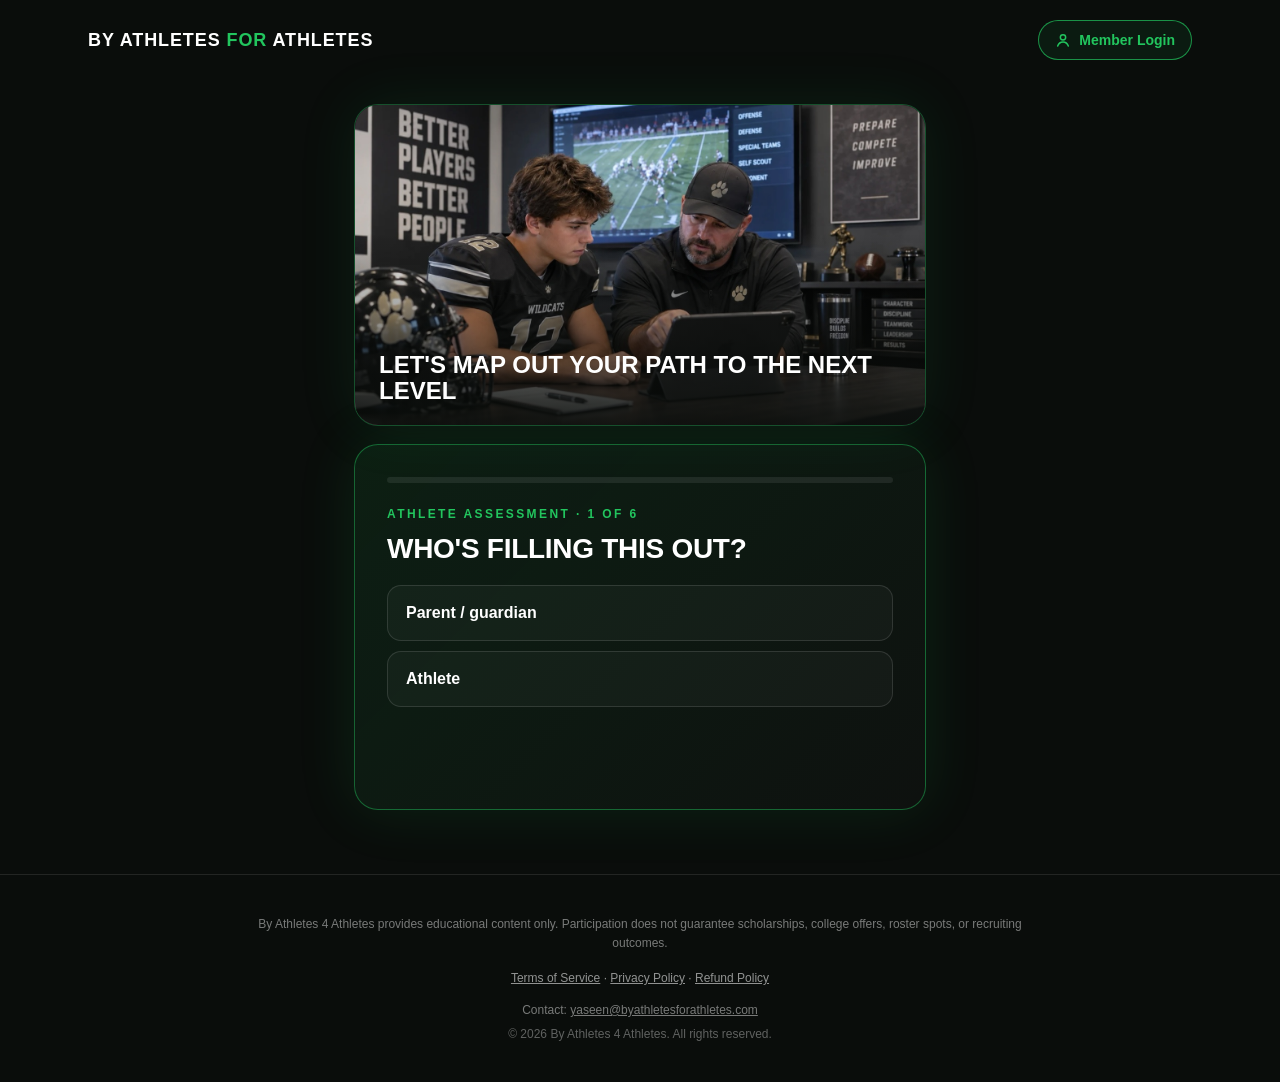
<file: assessment.html>
<!doctype html>
<html lang="en" style="color-scheme:dark;background:#0a0d0b">
<head><meta name="robots" content="noindex">
<meta charset="utf-8"/>
<meta name="viewport" content="width=device-width, initial-scale=1"/>
<link rel="stylesheet" href="assets/site.css"/>
<meta name="description" content="Answer a few quick questions about your athlete, then book your call with the By Athletes 4 Athletes coaches."/>
<link rel="icon" type="image/png" href="assets/favicon.png"/>
<link rel="apple-touch-icon" href="assets/favicon.png"/>
<title>Athlete Assessment | By Athletes For Athletes</title>
<style>
.aa-wrap{max-width:620px;margin:0 auto;padding:24px 24px 64px;display:grid;grid-template-columns:1fr;gap:18px}
.aa-card{border-radius:24px;border:1px solid rgba(34,197,94,.45);background:linear-gradient(135deg,rgba(34,197,94,.10),rgba(255,255,255,.02));box-shadow:0 0 60px rgba(34,197,94,.12);padding:32px}
.aa-bar{height:6px;border-radius:999px;background:rgba(255,255,255,.08);overflow:hidden;margin-bottom:22px}
.aa-bar>span{display:block;height:100%;background:#22c55e;transition:width .25s}
.aa-step{font-size:12px;font-weight:700;letter-spacing:.2em;text-transform:uppercase;color:#22c55e;margin:0}
.aa-q{margin:10px 0 20px;font-size:28px;line-height:1.15;font-weight:900;text-transform:uppercase;letter-spacing:-.01em}
.aa-help{margin:-10px 0 18px;font-size:15px;line-height:1.5;color:rgba(255,255,255,.6)}
.aa-opts{display:grid;gap:10px}
.aa-opts.aa-grid{grid-template-columns:repeat(3,minmax(0,1fr))}
.aa-opt{width:100%;text-align:left;border-radius:14px;border:1px solid rgba(255,255,255,.12);background:rgba(255,255,255,.03);color:#fff;padding:15px 18px;font-size:16px;font-weight:600;cursor:pointer;transition:border-color .15s,background .15s}
.aa-grid .aa-opt{text-align:center;padding:15px 8px}
.aa-opt:hover{border-color:rgba(34,197,94,.6)}
.aa-opt.aa-sel{border-color:#22c55e;background:rgba(34,197,94,.14)}
.aa-nav{display:flex;align-items:center;justify-content:space-between;gap:12px;margin-top:22px;min-height:48px}
.aa-back{border:0;background:none;color:rgba(255,255,255,.6);font-size:15px;font-weight:600;cursor:pointer;padding:8px 0}
.aa-back:hover{color:#fff}
.aa-cta{display:inline-block;border:0;border-radius:999px;background:#22c55e;color:#000;font-size:16px;font-weight:800;padding:14px 26px;cursor:pointer;text-decoration:none;text-align:center}
.aa-cta[disabled]{opacity:.35;cursor:not-allowed}
.aa-cta.aa-alt{background:transparent;color:#22c55e;border:1px solid rgba(34,197,94,.6)}
.aa-end p{font-size:16px;line-height:1.6;color:rgba(255,255,255,.72);margin:0 0 18px}
.aa-end .aa-cta{display:block;width:100%;margin-top:10px}
.aa-hero{position:relative;margin:0;border-radius:24px;overflow:hidden;border:1px solid rgba(34,197,94,.35);box-shadow:0 0 60px rgba(34,197,94,.10);aspect-ratio:16/9;background:#111}
.aa-hero img{display:block;width:100%;height:100%;object-fit:cover;object-position:50% 35%}
.aa-hero::after{content:"";position:absolute;inset:0;background:linear-gradient(180deg,rgba(10,13,11,0) 40%,rgba(10,13,11,.92) 100%)}
.aa-hero figcaption{position:absolute;left:24px;right:24px;bottom:20px;z-index:1}
.aa-hero figcaption span{display:block;font-size:12px;font-weight:700;letter-spacing:.2em;text-transform:uppercase;color:#22c55e}
.aa-hero figcaption strong{display:block;margin-top:6px;font-size:24px;line-height:1.1;font-weight:900;text-transform:uppercase}
@media (max-width:520px){.aa-hero{border-radius:18px}.aa-hero::after,.aa-hero figcaption{display:none}.aa-card{padding:22px}.aa-q{font-size:22px}.aa-opts.aa-grid{grid-template-columns:repeat(2,minmax(0,1fr))}.aa-nav .aa-cta{flex:1}}
</style>
<style>.b4a-login:hover{background:#22c55e!important;color:#000!important;border-color:#22c55e!important}@media (max-width:420px){.b4a-login{padding:8px 13px!important;font-size:13px!important}}</style></head>
<body>
<div class="min-h-screen bg-[#0a0d0b] text-white antialiased" style="color-scheme:dark">
<header class="mx-auto flex max-w-6xl items-center justify-between px-6 py-5"><a href="/landing" class="text-lg font-extrabold uppercase tracking-wider">By Athletes <span style="color:#22c55e">For</span> Athletes</a><div class="flex items-center gap-2 sm:gap-3"><a href="https://whop.com/joined/" class="b4a-login rounded-full text-sm font-bold transition" style="display:inline-flex;align-items:center;gap:8px;white-space:nowrap;padding:9px 16px;border:1.5px solid rgba(34,197,94,.7);color:#22c55e;background:rgba(34,197,94,.08)"><svg width="16" height="16" viewBox="0 0 24 24" fill="none" stroke="currentColor" stroke-width="2.2" stroke-linecap="round" stroke-linejoin="round" aria-hidden="true"><circle cx="12" cy="8" r="4"></circle><path d="M4 21c1.5-4 4.5-6 8-6s6.5 2 8 6"></path></svg><span>Member Login</span></a></div></header>
<main class="aa-wrap">
  <figure class="aa-hero"><img src="assets/assessment-film.jpg" alt="A coach and a high school football player reviewing game film together on a tablet" width="1400" height="787" fetchpriority="high"/><figcaption><strong>Let&#x27;s map out your path to the next level</strong></figcaption></figure>
  <div class="aa-card">
    <div class="aa-bar"><span id="aa-progress" style="width:0"></span></div>
    <div id="aa-body" aria-live="polite">
      <noscript><p>Please turn on JavaScript to take the assessment, or <a href="https://cal.com/team/b4a/qualification" style="color:#22c55e;text-decoration:underline">book a call directly</a>.</p></noscript>
    </div>
  </div>
</main>
<footer class="border-t border-white/10 px-6 py-10"><p class="mx-auto max-w-3xl text-center text-xs leading-relaxed text-white/45">By Athletes 4 Athletes provides educational content only. Participation does not guarantee scholarships, college offers, roster spots, or recruiting outcomes.</p><p class="mt-4 text-center text-xs text-white/55"><a href="/legal#terms" class="underline hover:text-white">Terms of Service</a> · <a href="/legal#privacy" class="underline hover:text-white">Privacy Policy</a> · <a href="/legal#refunds" class="underline hover:text-white">Refund Policy</a></p><p class="mt-4 text-center text-xs text-white/45">Contact: <a href="mailto:yaseen@byathletesforathletes.com" class="underline hover:text-white">yaseen@byathletesforathletes.com</a></p><p class="mt-2 text-center text-xs text-white/35">© 2026 By Athletes 4 Athletes. All rights reserved.</p></footer>
</div>
<script>
(function () {
  var CAL = "https://cal.com/team/b4a/qualification";
  var ESSENTIALS_MONTHLY = "https://whop.com/checkout/plan_C9eWqeVcC6Q8r";
  var ESSENTIALS_SIX = "https://whop.com/checkout/plan_2INZjFknRnxja";

  var questions = [
    { id: "who", label: "Who's filling this out?", options: ["Parent / guardian", "Athlete"] },
    { id: "grade", label: "What grade is the athlete in?",
      options: ["8th or younger", "9th grade", "10th grade", "11th grade", "12th grade", "Post-grad / transfer"] },
    { id: "goal", label: "What's the goal?",
      options: ["Play Division I", "Play Division II", "Play Division III", "Play NAIA or JUCO", "Be a great high school player", "Not sure yet"] },
    { id: "serious", label: "How serious are you about getting to the next level?",
      options: ["All in. Ready to start now", "Just looking around"] },
    { id: "budget", label: "Are you ready to invest in reaching the next level?", dynamic: true,
      options: ["Yes, I'm ready to invest now", "No, I'm not able to invest right now"] },
    { id: "decider", label: "If it's a fit, will the decision-maker(s) be on the call?",
      options: ["Yes", "No"] }
  ];

  var body = document.getElementById("aa-body");
  var bar = document.getElementById("aa-progress");
  var answers = {};
  var step = 0;

  var GOAL_PHRASE = {
    "Play Division I": "to play Division I",
    "Play Division II": "to play Division II",
    "Play Division III": "to play Division III",
    "Play NAIA or JUCO": "to play NAIA or JUCO",
    "Be a great high school player": "to become a great high school player"
  };

  function labelOf(q) {
    if (!q.dynamic) return q.label;
    var who = answers.who === "Athlete" ? "yourself" : "your athlete";
    var goal = GOAL_PHRASE[answers.goal] || "to reach the next level";
    return "Are you ready to invest in " + who + " " + goal + "?";
  }

  function esc(s) { return String(s).replace(/[&<>"]/g, function (c) { return { "&": "&amp;", "<": "&lt;", ">": "&gt;", '"': "&quot;" }[c]; }); }

  function qualified() {
    return answers.budget === "Yes, I'm ready to invest now" &&
      answers.serious !== "Just looking around";
  }

  var TOTAL = questions.length;

  function calUrl() {
    var notes = "Athlete Assessment\n" + questions.map(function (q) { return labelOf(q) + " " + (answers[q.id] || "-"); }).join("\n");
    return CAL + "?notes=" + encodeURIComponent(notes);
  }

  function canBook() {
    return answers.decider === "Yes";
  }

  function finish() {
    if (qualified()) {
      bar.style.width = "100%";
      window.location.href = calUrl();
    } else {
      renderEssentials();
    }
  }

  function render() {
    var q = questions[step];
    bar.style.width = Math.round((step / TOTAL) * 100) + "%";
    body.innerHTML = '<p class="aa-step">Athlete Assessment &middot; ' + (step + 1) + " of " + TOTAL + "</p>" +
      '<h1 class="aa-q">' + esc(labelOf(q)) + "</h1>" +
      (q.help ? '<p class="aa-help">' + esc(q.help) + "</p>" : "") +
      '<div class="aa-opts' + (q.grid ? " aa-grid" : "") + '">' +
      q.options.map(function (o) {
        return '<button type="button" class="aa-opt' + (answers[q.id] === o ? " aa-sel" : "") + '" data-v="' + esc(o) + '">' + esc(o) + "</button>";
      }).join("") + "</div>" +
      '<div class="aa-nav">' +
      (step > 0 ? '<button type="button" class="aa-back">&larr; Back</button>' : "<span></span>") +
      (step === TOTAL - 1 ? '<button type="button" class="aa-cta" id="aa-book"' + (canBook() ? "" : " disabled") + ">Book Your Qualification Call</button>" : "") +
      "</div>" +
      (q.id === "decider" && answers.decider === "No" ?
        '<p role="alert" style="margin:14px 0 0;font-size:15px;line-height:1.5;color:#f87171">The decision-maker needs to be on the call. Choose a time when everyone who decides can join, then come back to book.</p>' : "");
    body.querySelectorAll(".aa-opt").forEach(function (b) {
      b.addEventListener("click", function () {
        answers[q.id] = b.getAttribute("data-v");
        if (q.id === "budget" && answers.budget !== "Yes, I'm ready to invest now") { renderEssentials(); return; }
        if (step < TOTAL - 1) step++;
        render();
      });
    });
    var back = body.querySelector(".aa-back");
    if (back) back.addEventListener("click", function () { step--; render(); });
    var book = body.querySelector("#aa-book");
    if (book) book.addEventListener("click", function () { if (canBook()) finish(); });
  }

  function renderEssentials() {
    bar.style.width = "100%";
    body.innerHTML = '<div class="aa-end"><p class="aa-step">Your best next step</p>' +
      '<h1 class="aa-q">Start with Recruiting Essentials</h1>' +
      "<p>Based on your answers, the best place to start is Recruiting Essentials: the full How to Get Recruited video course, a grade-by-grade roadmap, a monthly live coaching call with former Division I receivers, and our member community.</p>" +
      '<a class="aa-cta" href="' + ESSENTIALS_SIX + '">Get 6 months for $250 (1 month free)</a>' +
      '<a class="aa-cta aa-alt" href="' + ESSENTIALS_MONTHLY + '">Or start monthly for $49</a>' +
      '<div class="aa-nav"><button type="button" class="aa-back">&larr; Change my answers</button><span></span></div></div>';
    body.querySelector(".aa-back").addEventListener("click", function () { render(); });
  }

  render();
})();
</script>
</body>
</html>
</file>
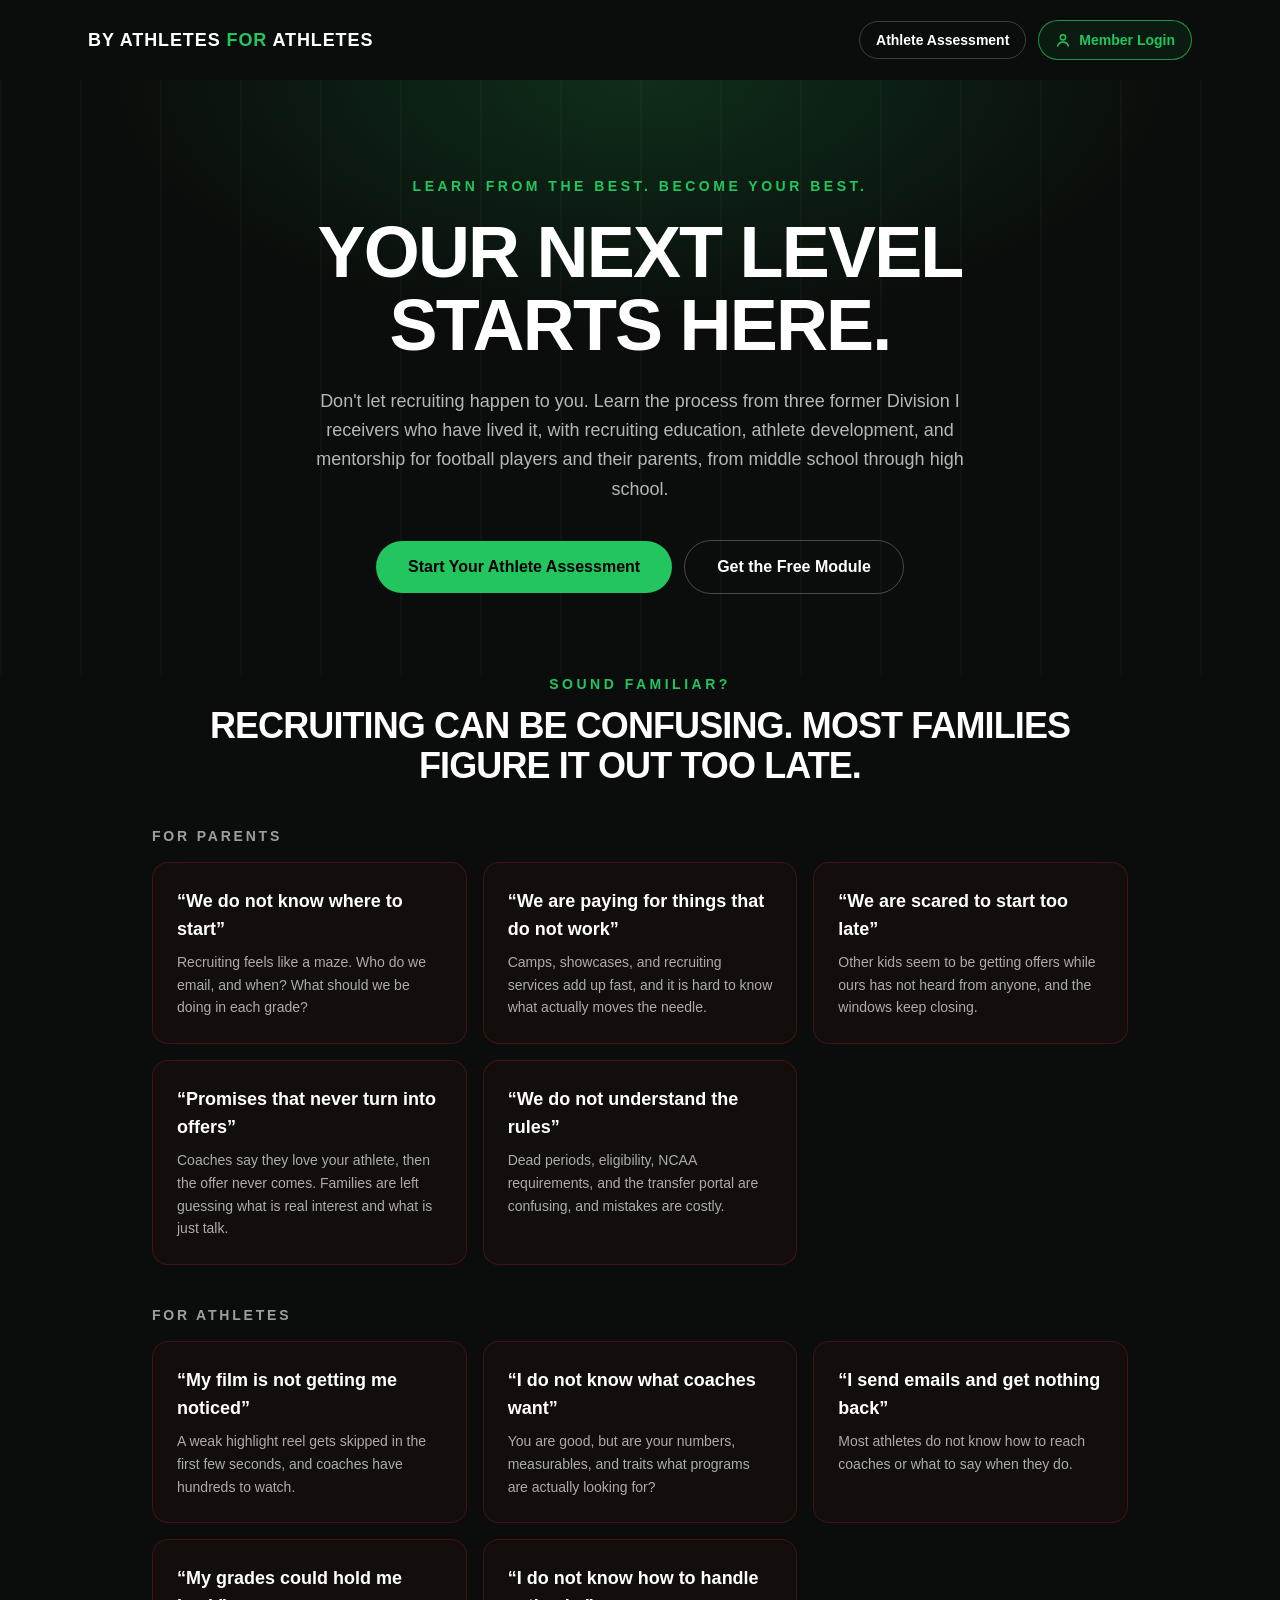
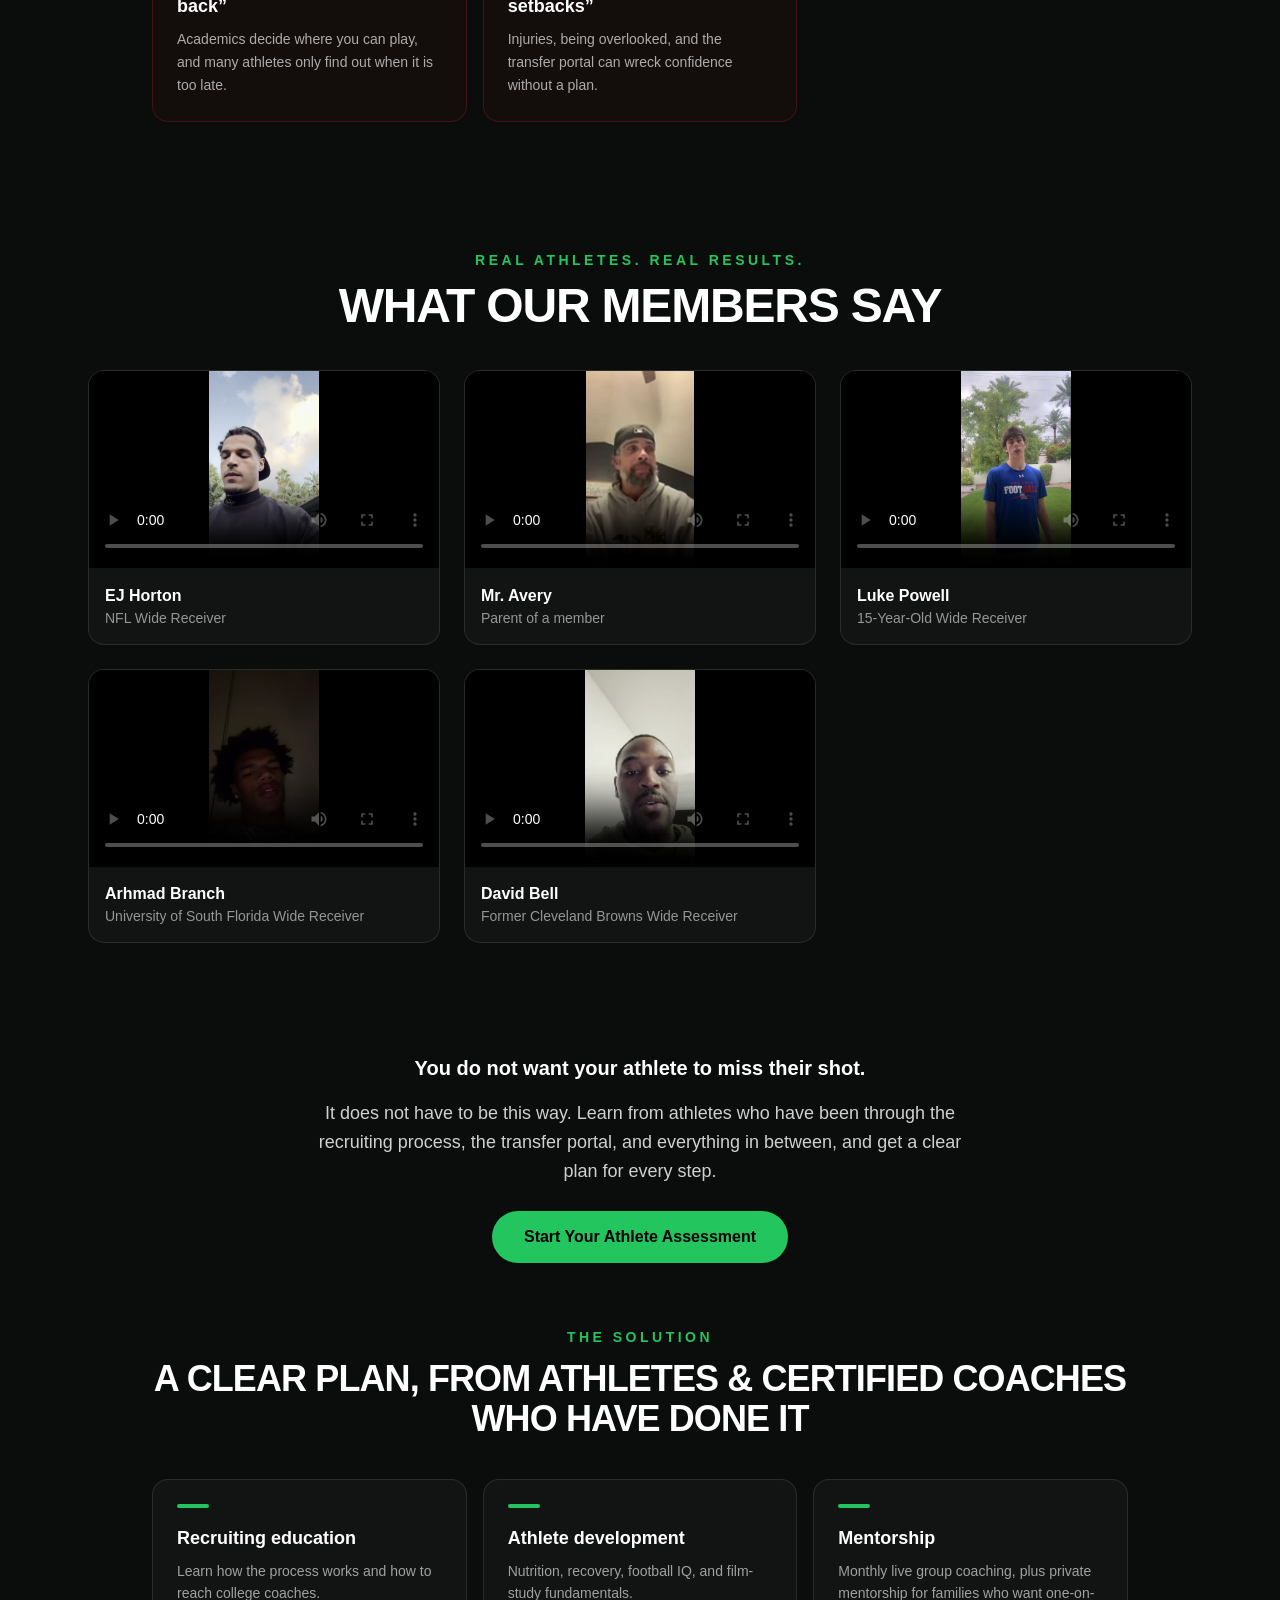
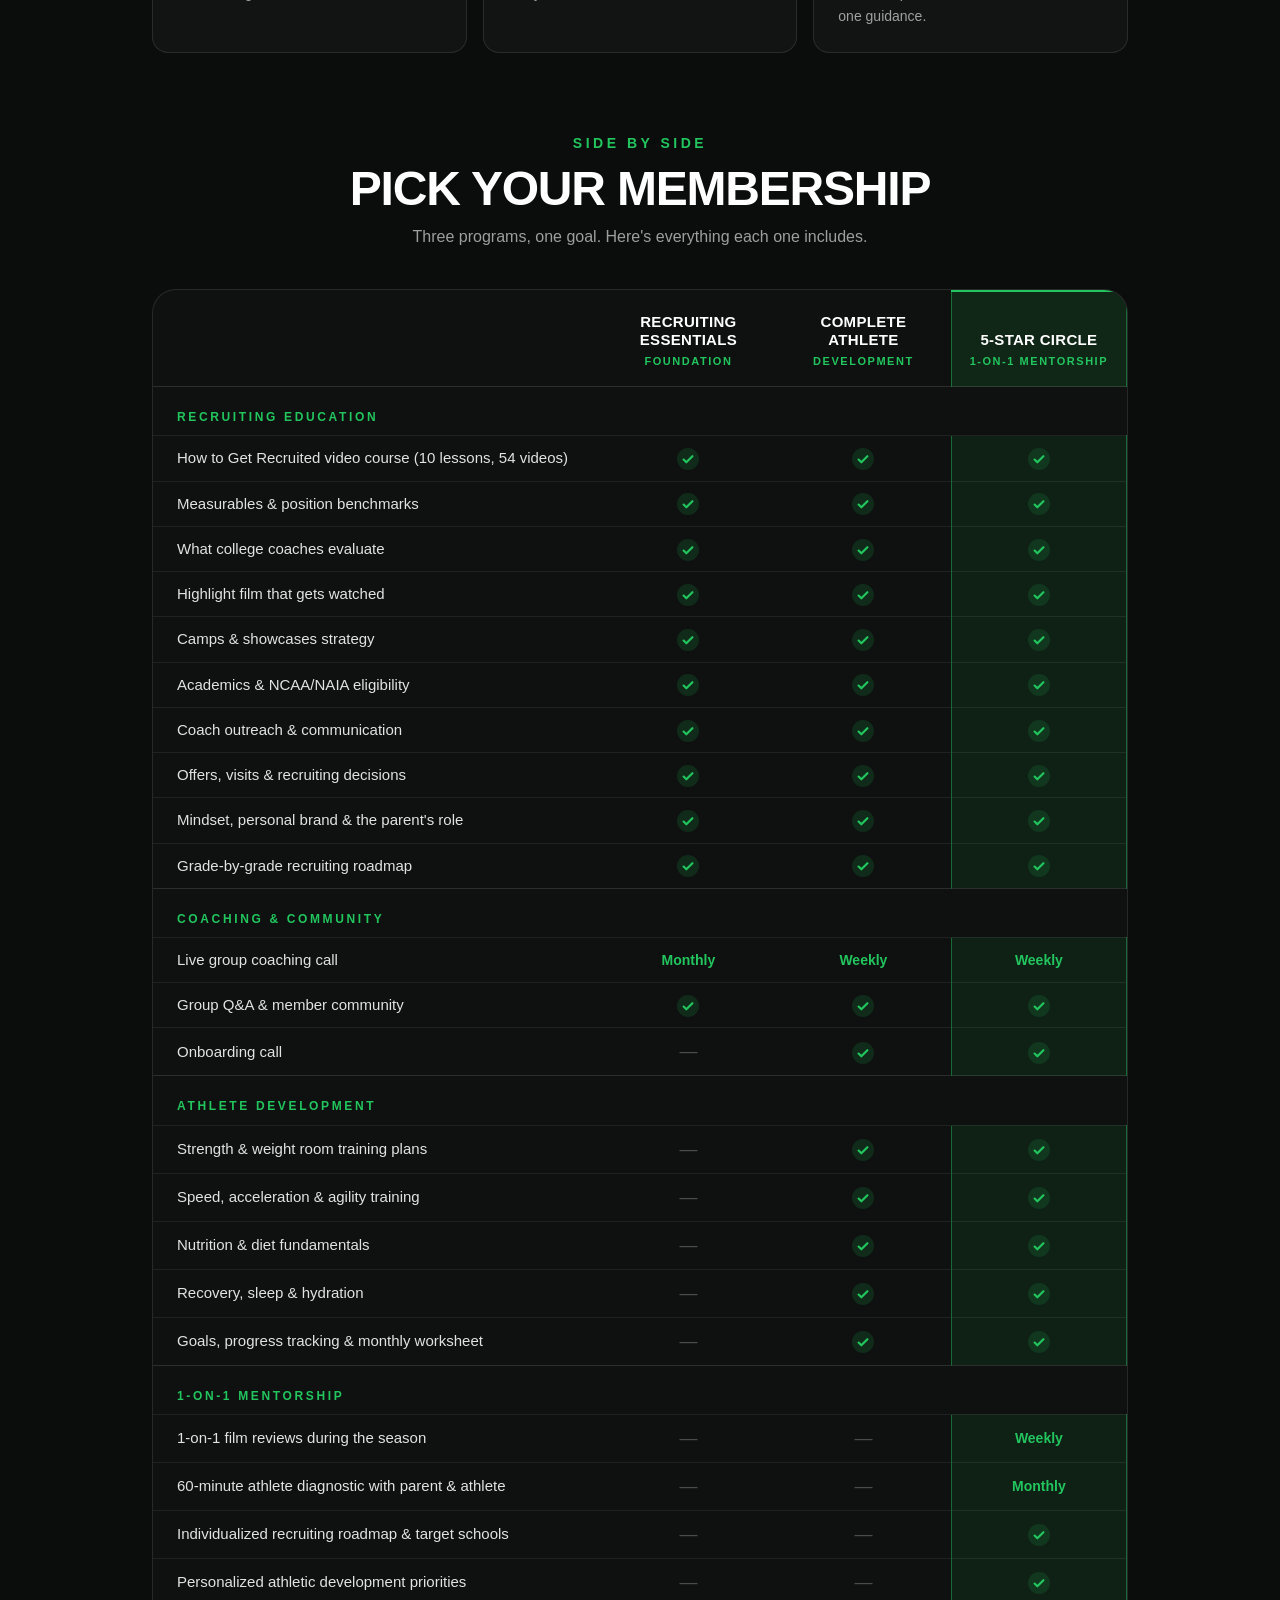
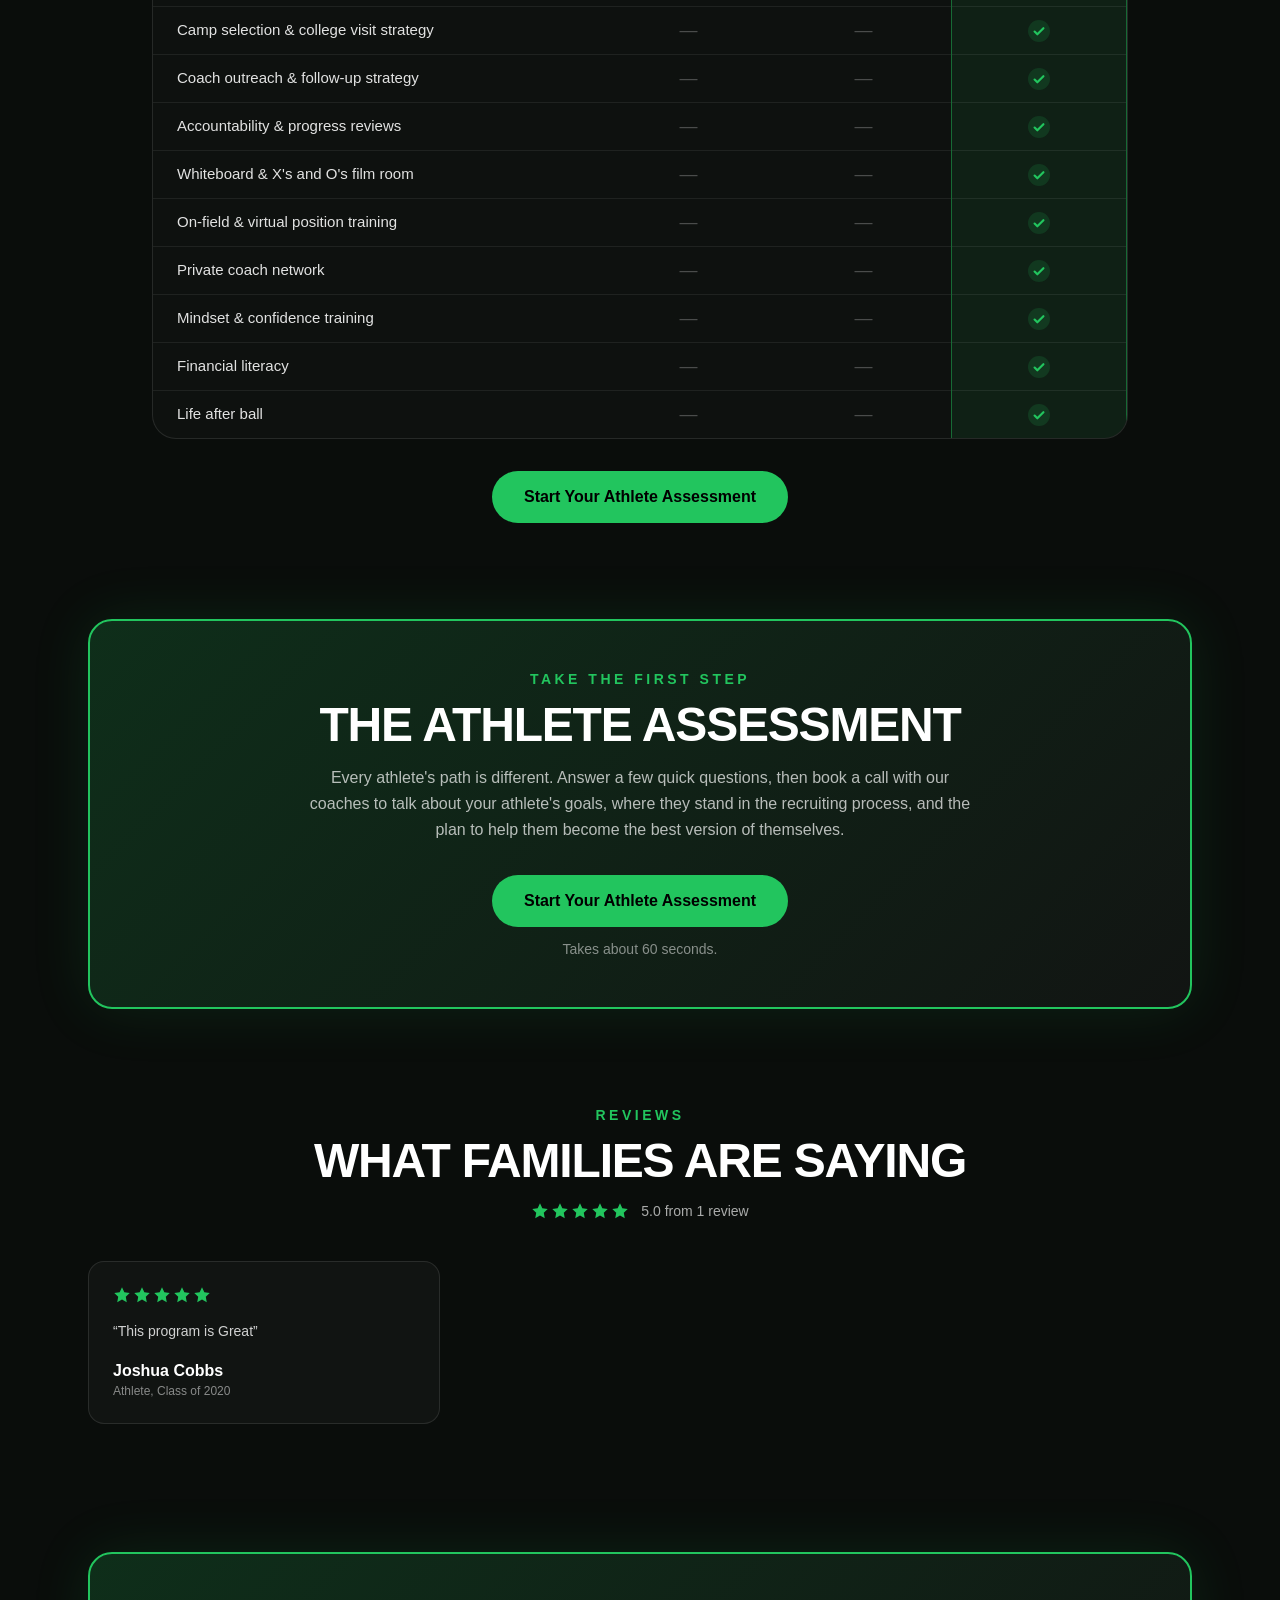
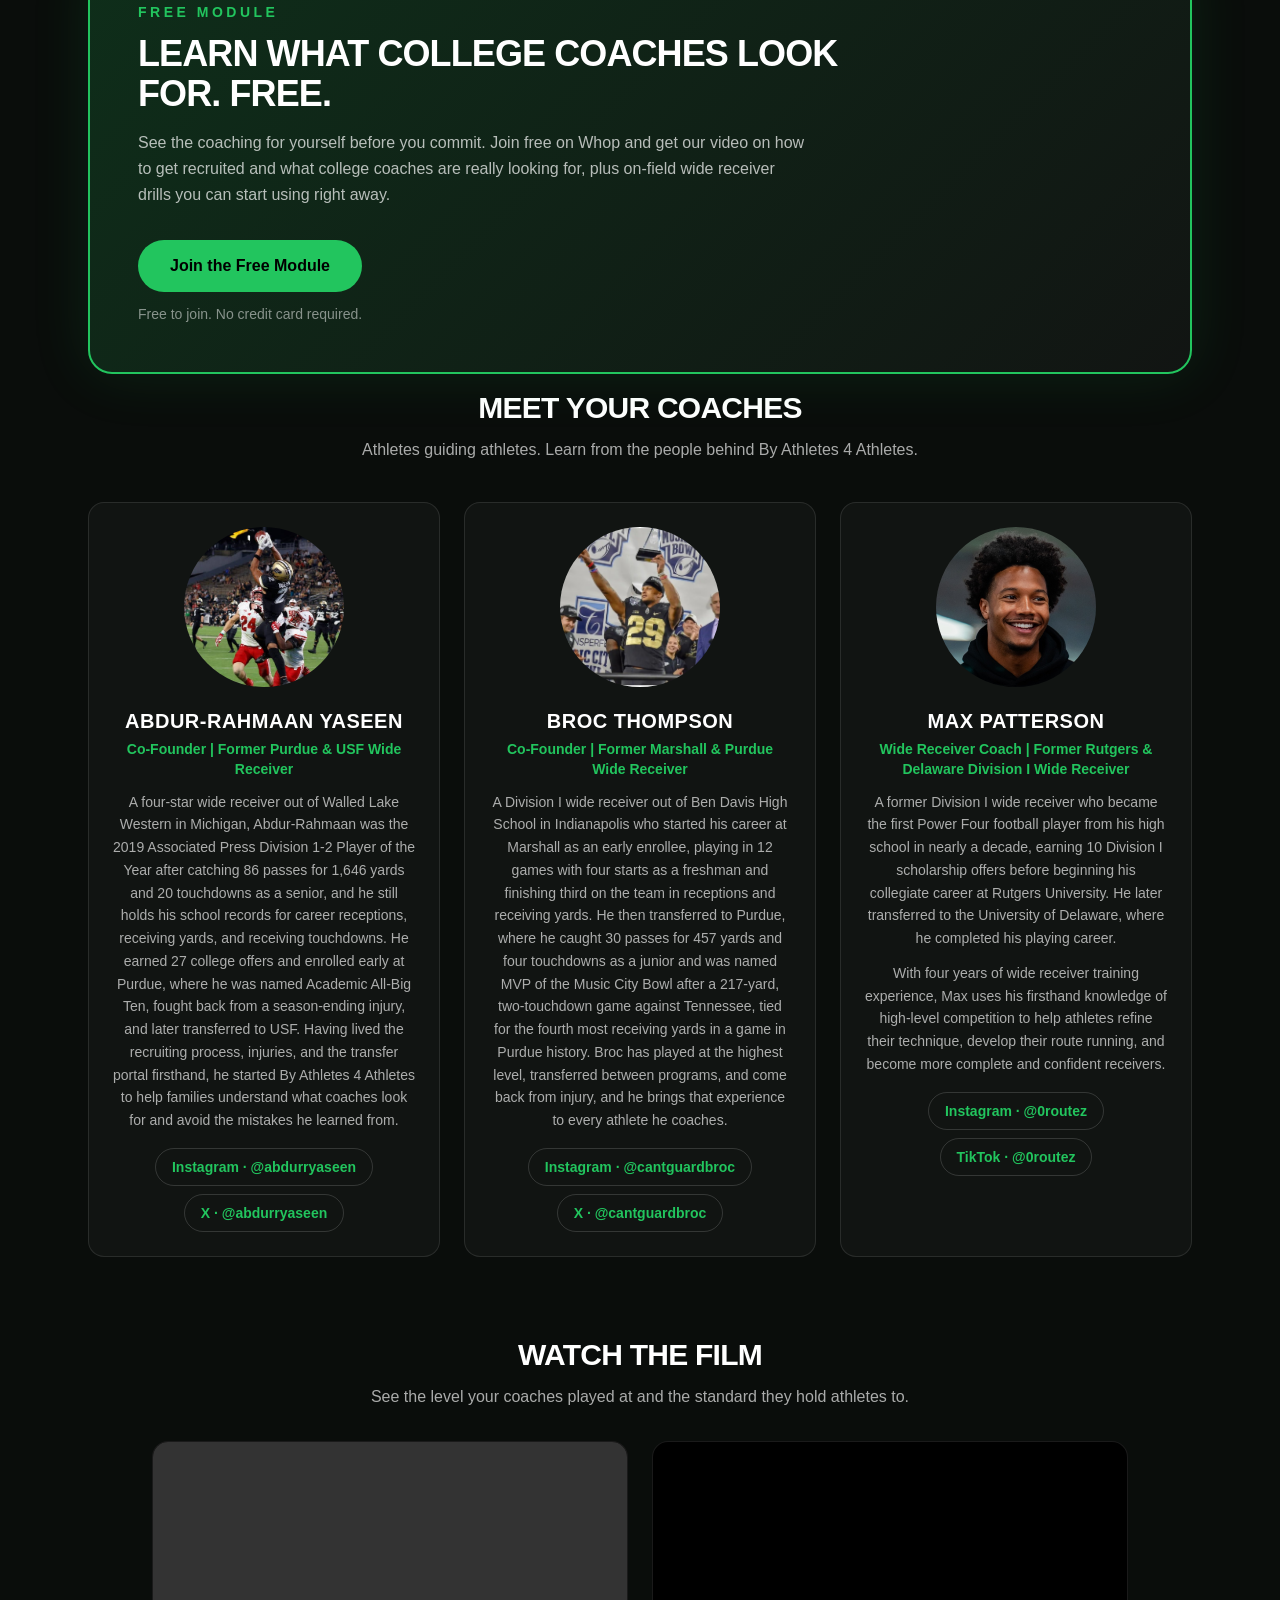
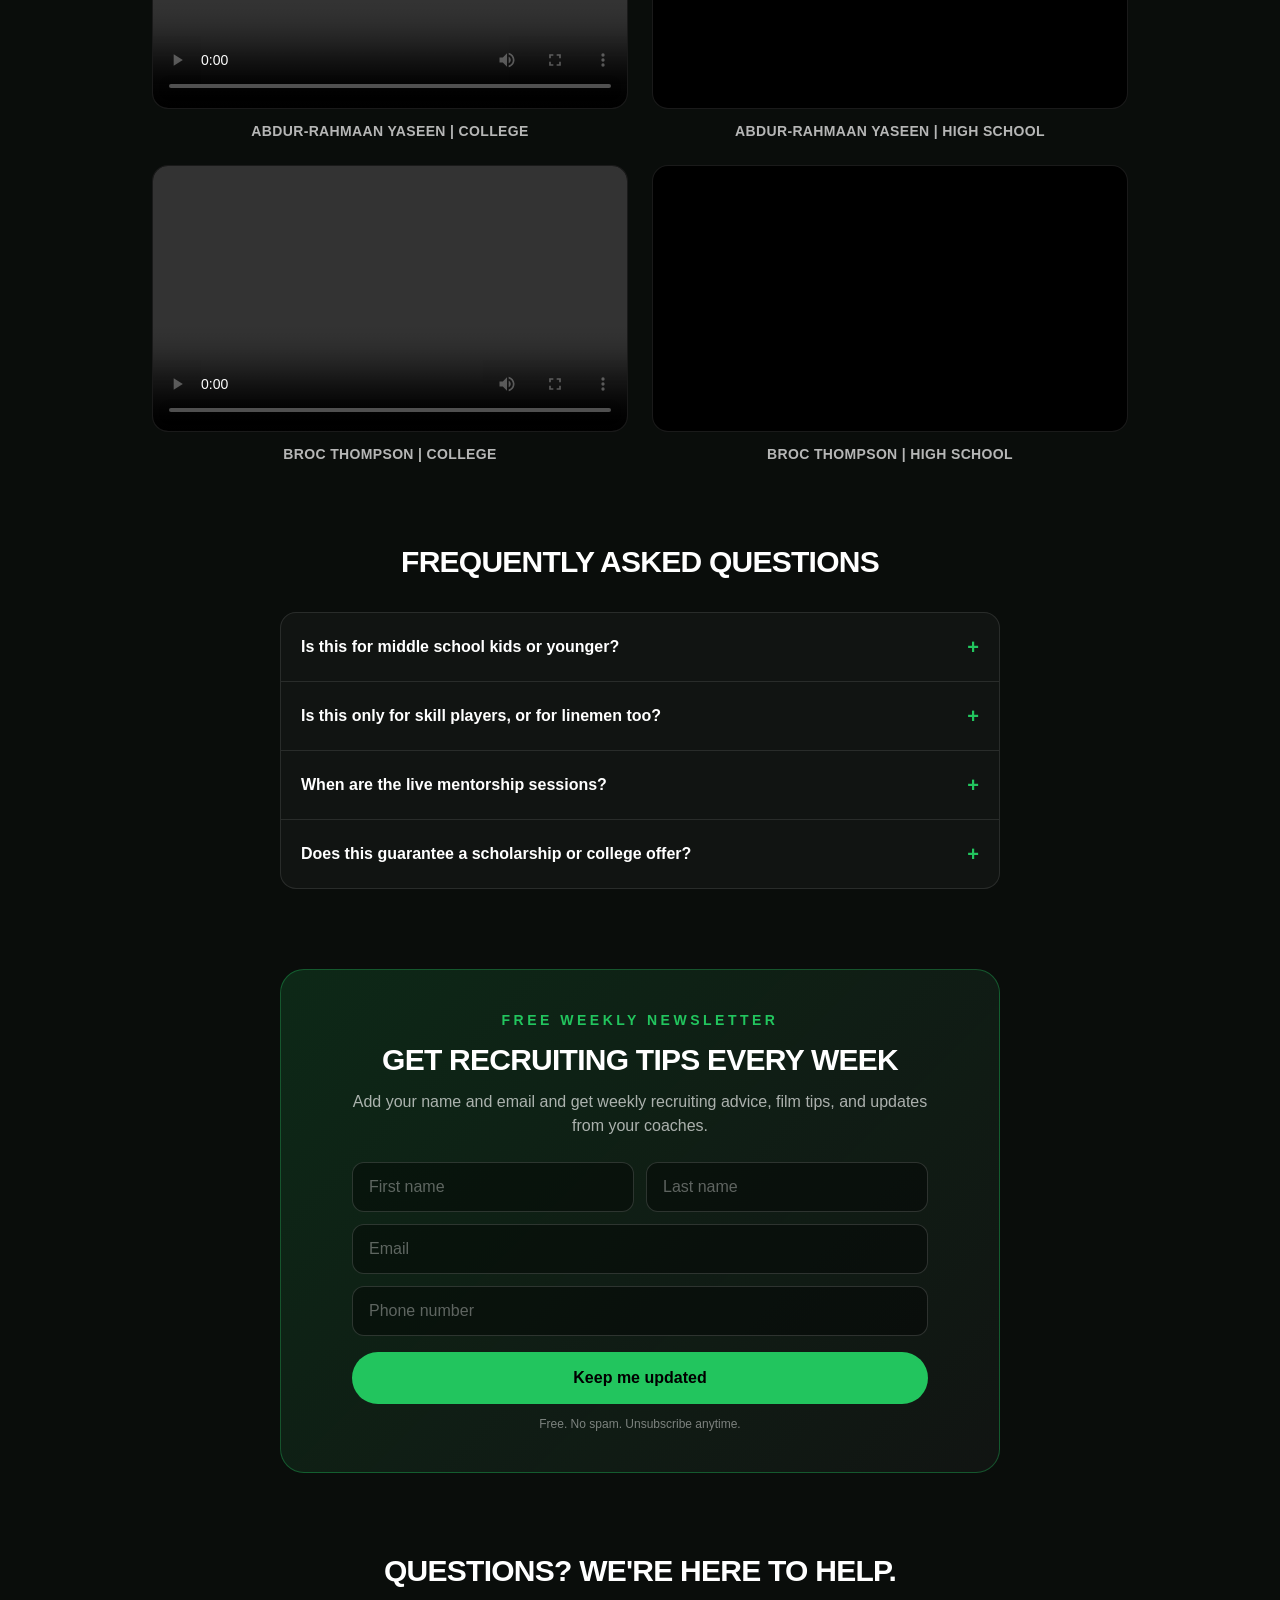
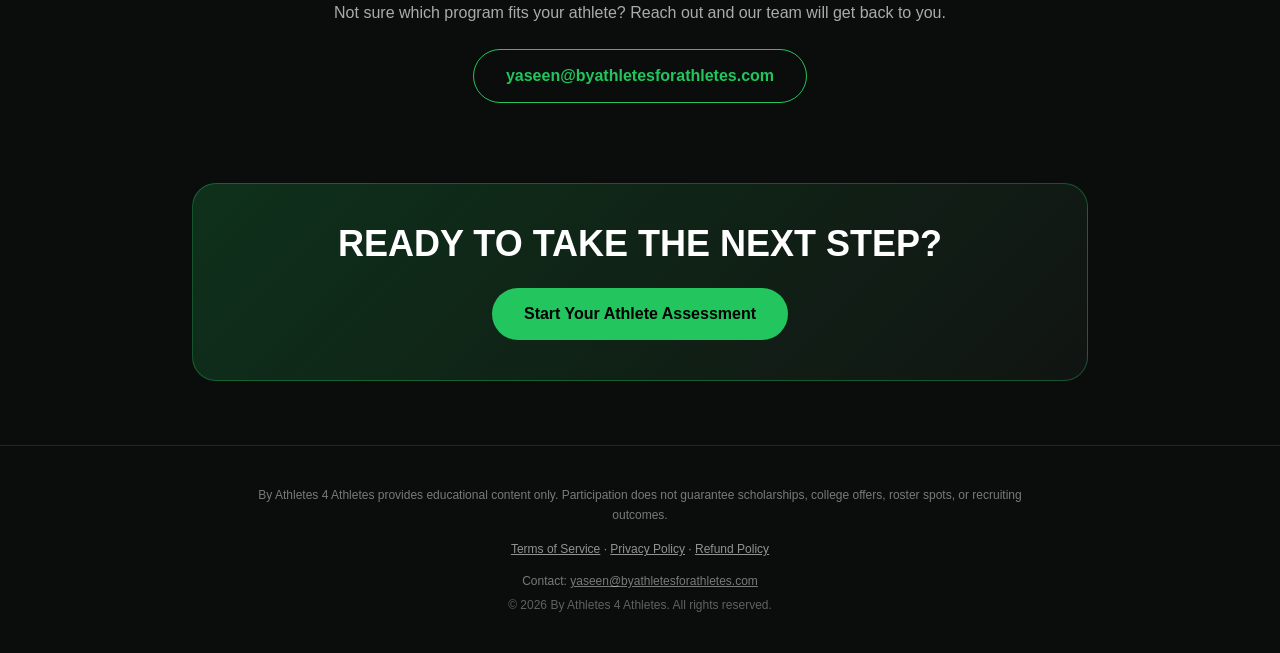
<file: landing.html>
<!doctype html>
<html lang="en" style="color-scheme:dark;background:#0a0d0b">
<head><meta name="robots" content="noindex">
<meta charset="utf-8"/>
<meta name="viewport" content="width=device-width, initial-scale=1"/>
<link rel="stylesheet" href="assets/site.css"/>
<meta name="description" content="Online football recruiting education, athlete development resources, and mentorship for high school football players, from middle school through high school, and their parents."/>
<link rel="icon" type="image/png" href="assets/favicon.png"/>
<link rel="apple-touch-icon" href="assets/favicon.png"/>
<title>By Athletes For Athletes</title>
<style>.b4a-login:hover{background:#22c55e!important;color:#000!important;border-color:#22c55e!important}@media (max-width:420px){.b4a-login{padding:8px 13px!important;font-size:13px!important}}</style><meta property="og:type" content="website"/><meta property="og:site_name" content="By Athletes For Athletes"/><meta property="og:title" content="Book a Call | By Athletes For Athletes"/><meta property="og:description" content="Take Your Assessment with our former Division I coaches."/><meta property="og:image" content="https://byathletesforathletes.com/assets/book-a-call-v2.jpg"/><meta property="og:image:width" content="1200"/><meta property="og:image:height" content="1200"/><meta property="og:image:alt" content="Book a Call! Take Your Assessment"/><meta name="twitter:card" content="summary_large_image"/><meta name="twitter:image" content="https://byathletesforathletes.com/assets/book-a-call-v2.jpg"/></head>
<body>
<div class="min-h-screen bg-[#0a0d0b] text-white antialiased" style="color-scheme:dark"><header class="mx-auto flex max-w-6xl items-center justify-between px-6 py-5"><div class="text-lg font-extrabold uppercase tracking-wider">By Athletes <span style="color:#22c55e">For</span> Athletes</div><div class="flex items-center gap-2 sm:gap-3"><a href="/assessment" class="hidden rounded-full border border-white/20 px-4 py-2 text-sm font-semibold hover:bg-white/10 sm:inline-block">Athlete Assessment</a><a href="https://whop.com/joined/" class="b4a-login rounded-full text-sm font-bold transition" style="display:inline-flex;align-items:center;gap:8px;white-space:nowrap;padding:9px 16px;border:1.5px solid rgba(34,197,94,.7);color:#22c55e;background:rgba(34,197,94,.08)"><svg width="16" height="16" viewBox="0 0 24 24" fill="none" stroke="currentColor" stroke-width="2.2" stroke-linecap="round" stroke-linejoin="round" aria-hidden="true"><circle cx="12" cy="8" r="4"></circle><path d="M4 21c1.5-4 4.5-6 8-6s6.5 2 8 6"></path></svg><span>Member Login</span></a></div></header><section class="relative overflow-hidden" style="background:radial-gradient(60% 60% at 50% 0%, rgba(34,197,94,0.18), transparent 70%), repeating-linear-gradient(90deg, rgba(255,255,255,0.025) 0 2px, transparent 2px 80px)"><div class="mx-auto max-w-4xl px-6 pb-20 pt-16 text-center sm:pt-24"><p class="text-sm font-bold uppercase tracking-[0.25em]" style="color:#22c55e">Learn From the Best. Become Your Best.</p><h1 class="mt-5 text-5xl font-black uppercase leading-[1.02] tracking-tight sm:text-7xl">Your Next Level Starts Here.</h1><p class="mx-auto mt-6 max-w-2xl text-lg leading-relaxed text-white/70">Don&#x27;t let recruiting happen to you. Learn the process from three former Division I receivers who have lived it, with recruiting education, athlete development, and mentorship for football players and their parents, from middle school through high school.</p><div class="mt-9 flex flex-col items-center justify-center gap-3 sm:flex-row"><a href="/assessment" class="rounded-full px-8 py-3.5 text-base font-bold text-black transition hover:brightness-110" style="background:#22c55e">Start Your Athlete Assessment</a><a href="#free-sample" class="rounded-full border border-white/25 px-8 py-3.5 text-base font-bold hover:bg-white/10">Get the Free Module</a></div></div></section><section class="mx-auto max-w-5xl px-6 pb-16"><div class="text-center"><p class="text-sm font-bold uppercase tracking-[0.25em]" style="color:#22c55e">Sound familiar?</p><h2 class="mt-3 text-3xl font-black uppercase tracking-tight sm:text-4xl">Recruiting can be confusing. Most families figure it out too late.</h2></div><div class="mt-10"><h3 class="text-sm font-bold uppercase tracking-[0.2em] text-white/60">For parents</h3><div class="mt-4 grid gap-4 sm:grid-cols-2 lg:grid-cols-3"><div class="rounded-2xl border border-red-500/20 bg-red-500/[0.04] p-6"><h4 class="text-lg font-bold">“<!-- -->We do not know where to start<!-- -->”</h4><p class="mt-2 text-sm leading-relaxed text-white/65">Recruiting feels like a maze. Who do we email, and when? What should we be doing in each grade?</p></div><div class="rounded-2xl border border-red-500/20 bg-red-500/[0.04] p-6"><h4 class="text-lg font-bold">“<!-- -->We are paying for things that do not work<!-- -->”</h4><p class="mt-2 text-sm leading-relaxed text-white/65">Camps, showcases, and recruiting services add up fast, and it is hard to know what actually moves the needle.</p></div><div class="rounded-2xl border border-red-500/20 bg-red-500/[0.04] p-6"><h4 class="text-lg font-bold">“<!-- -->We are scared to start too late<!-- -->”</h4><p class="mt-2 text-sm leading-relaxed text-white/65">Other kids seem to be getting offers while ours has not heard from anyone, and the windows keep closing.</p></div><div class="rounded-2xl border border-red-500/20 bg-red-500/[0.04] p-6"><h4 class="text-lg font-bold">“<!-- -->Promises that never turn into offers<!-- -->”</h4><p class="mt-2 text-sm leading-relaxed text-white/65">Coaches say they love your athlete, then the offer never comes. Families are left guessing what is real interest and what is just talk.</p></div><div class="rounded-2xl border border-red-500/20 bg-red-500/[0.04] p-6"><h4 class="text-lg font-bold">“<!-- -->We do not understand the rules<!-- -->”</h4><p class="mt-2 text-sm leading-relaxed text-white/65">Dead periods, eligibility, NCAA requirements, and the transfer portal are confusing, and mistakes are costly.</p></div></div></div><div class="mt-10"><h3 class="text-sm font-bold uppercase tracking-[0.2em] text-white/60">For athletes</h3><div class="mt-4 grid gap-4 sm:grid-cols-2 lg:grid-cols-3"><div class="rounded-2xl border border-red-500/20 bg-red-500/[0.04] p-6"><h4 class="text-lg font-bold">“<!-- -->My film is not getting me noticed<!-- -->”</h4><p class="mt-2 text-sm leading-relaxed text-white/65">A weak highlight reel gets skipped in the first few seconds, and coaches have hundreds to watch.</p></div><div class="rounded-2xl border border-red-500/20 bg-red-500/[0.04] p-6"><h4 class="text-lg font-bold">“<!-- -->I do not know what coaches want<!-- -->”</h4><p class="mt-2 text-sm leading-relaxed text-white/65">You are good, but are your numbers, measurables, and traits what programs are actually looking for?</p></div><div class="rounded-2xl border border-red-500/20 bg-red-500/[0.04] p-6"><h4 class="text-lg font-bold">“<!-- -->I send emails and get nothing back<!-- -->”</h4><p class="mt-2 text-sm leading-relaxed text-white/65">Most athletes do not know how to reach coaches or what to say when they do.</p></div><div class="rounded-2xl border border-red-500/20 bg-red-500/[0.04] p-6"><h4 class="text-lg font-bold">“<!-- -->My grades could hold me back<!-- -->”</h4><p class="mt-2 text-sm leading-relaxed text-white/65">Academics decide where you can play, and many athletes only find out when it is too late.</p></div><div class="rounded-2xl border border-red-500/20 bg-red-500/[0.04] p-6"><h4 class="text-lg font-bold">“<!-- -->I do not know how to handle setbacks<!-- -->”</h4><p class="mt-2 text-sm leading-relaxed text-white/65">Injuries, being overlooked, and the transfer portal can wreck confidence without a plan.</p></div></div></div></section><section id="testimonials" class="mx-auto max-w-6xl px-6 pb-16 pt-16"><div class="mx-auto mb-14 max-w-3xl" style="display:none"><div class="mb-8 text-center"><p class="text-sm font-bold uppercase tracking-[0.25em]" style="color:#22c55e">Athletes helping athletes</p><h2 class="mt-3 text-3xl font-black uppercase tracking-tight sm:text-5xl">The recruiting playbook, from athletes who ran it.</h2></div><div class="relative aspect-video w-full overflow-hidden rounded-2xl border border-white/10 bg-black"><div class="absolute inset-0 flex flex-col items-center justify-center gap-3 text-white/40"><svg width="56" height="56" viewBox="0 0 48 48" fill="none" aria-hidden="true"><circle cx="24" cy="24" r="23" stroke="#22c55e" stroke-opacity="0.6" stroke-width="2"></circle><path d="M20 16l13 8-13 8V16z" fill="#22c55e"></path></svg><span class="text-xs uppercase tracking-widest">Video coming soon</span></div></div><p class="mt-3 text-center text-sm font-semibold uppercase tracking-wide text-white/70">What is By Athletes 4 Athletes?</p></div><div class="text-center"><p class="text-sm font-bold uppercase tracking-[0.25em]" style="color:#22c55e">Real athletes. Real Results.</p><h2 class="mt-3 text-3xl font-black uppercase tracking-tight sm:text-5xl">What our members say</h2></div><div class="mt-10 grid gap-6 md:grid-cols-3"><div class="overflow-hidden rounded-2xl border border-white/10 bg-white/[0.03]"><div class="relative aspect-video w-full bg-black"><video src="assets/ej-testimonial.mp4" poster="assets/ej-testimonial-poster.jpg" controls playsinline preload="metadata" style="position:absolute;inset:0;width:100%;height:100%;object-fit:contain;background:#000"></video></div><div class="p-4"><p class="font-bold">EJ Horton</p><p class="text-sm text-white/55">NFL Wide Receiver</p></div></div><div class="overflow-hidden rounded-2xl border border-white/10 bg-white/[0.03]"><div class="relative aspect-video w-full bg-black"><video src="assets/parent-testimonial.mp4" poster="assets/parent-testimonial-poster.jpg" controls playsinline preload="metadata" style="position:absolute;inset:0;width:100%;height:100%;object-fit:contain;background:#000"></video></div><div class="p-4"><p class="font-bold">Mr. Avery</p><p class="text-sm text-white/55">Parent of a member</p></div></div><div class="overflow-hidden rounded-2xl border border-white/10 bg-white/[0.03]"><div class="relative aspect-video w-full bg-black"><video src="assets/luke-testimonial.mp4" poster="assets/luke-testimonial-poster.jpg" controls playsinline preload="metadata" style="position:absolute;inset:0;width:100%;height:100%;object-fit:contain;background:#000"></video></div><div class="p-4"><p class="font-bold">Luke Powell</p><p class="text-sm text-white/55">15-Year-Old Wide Receiver</p></div></div><div class="overflow-hidden rounded-2xl border border-white/10 bg-white/[0.03]"><div class="relative aspect-video w-full bg-black"><video src="assets/arhmad-testimonial.mp4" poster="assets/arhmad-testimonial-poster.jpg" controls playsinline preload="metadata" style="position:absolute;inset:0;width:100%;height:100%;object-fit:contain;background:#000"></video></div><div class="p-4"><p class="font-bold">Arhmad Branch</p><p class="text-sm text-white/55">University of South Florida Wide Receiver</p></div></div><div class="overflow-hidden rounded-2xl border border-white/10 bg-white/[0.03]"><div class="relative aspect-video w-full bg-black"><video src="assets/david-testimonial.mp4" poster="assets/david-testimonial-poster.jpg" controls playsinline preload="metadata" style="position:absolute;inset:0;width:100%;height:100%;object-fit:contain;background:#000"></video></div><div class="p-4"><p class="font-bold">David Bell</p><p class="text-sm text-white/55">Former Cleveland Browns Wide Receiver</p></div></div></div></section><section class="mx-auto max-w-5xl px-6 pb-16"><p class="mx-auto mt-12 max-w-2xl text-center text-xl font-bold leading-snug">You do not want your athlete to miss their shot.</p><p class="mx-auto mt-4 max-w-2xl text-center text-lg leading-relaxed text-white/80">It does not have to be this way. Learn from athletes who have been through the recruiting process, the transfer portal, and everything in between, and get a clear plan for every step.</p><div class="mt-6 text-center"><a href="/assessment" class="inline-block rounded-full px-8 py-3.5 text-base font-bold text-black transition hover:brightness-110" style="background:#22c55e">Start Your Athlete Assessment</a></div></section><section class="mx-auto max-w-5xl px-6 pb-4"><div class="mb-10 text-center"><p class="text-sm font-bold uppercase tracking-[0.25em]" style="color:#22c55e">The solution</p><h2 class="mt-3 text-3xl font-black uppercase tracking-tight sm:text-4xl">A clear plan, from athletes &amp; certified coaches who have done it</h2></div><div class="grid gap-4 sm:grid-cols-3"><div class="rounded-2xl border border-white/10 bg-white/[0.03] p-6"><div class="h-1 w-8 rounded" style="background:#22c55e"></div><h3 class="mt-4 text-lg font-bold">Recruiting education</h3><p class="mt-2 text-sm leading-relaxed text-white/60">Learn how the process works and how to reach college coaches.</p></div><div class="rounded-2xl border border-white/10 bg-white/[0.03] p-6"><div class="h-1 w-8 rounded" style="background:#22c55e"></div><h3 class="mt-4 text-lg font-bold">Athlete development</h3><p class="mt-2 text-sm leading-relaxed text-white/60">Nutrition, recovery, football IQ, and film-study fundamentals.</p></div><div class="rounded-2xl border border-white/10 bg-white/[0.03] p-6"><div class="h-1 w-8 rounded" style="background:#22c55e"></div><h3 class="mt-4 text-lg font-bold">Mentorship</h3><p class="mt-2 text-sm leading-relaxed text-white/60">Monthly live group coaching, plus private mentorship for families who want one-on-one guidance.</p></div></div></section><section id="compare" class="mx-auto max-w-5xl px-6 pt-16 pb-4"><style>
#compare .cmp-short{display:none}
#compare table{-webkit-text-size-adjust:100%;text-size-adjust:100%}
#compare .cmp-wrap{margin-top:40px;border:1px solid rgba(255,255,255,.1);border-radius:24px;background:rgba(255,255,255,.02);overflow:hidden}
#compare table{width:100%;border-collapse:collapse;table-layout:fixed}
#compare col.cmp-lab{width:46%}
#compare .cmp-sr{position:absolute;width:1px;height:1px;overflow:hidden;clip:rect(0,0,0,0);white-space:nowrap}
#compare thead th{padding:22px 10px 18px;font-size:15px;font-weight:900;text-transform:uppercase;letter-spacing:.02em;text-align:center;vertical-align:bottom;line-height:1.2}
#compare thead th.cmp-hi{background:rgba(34,197,94,.12);border-left:1px solid rgba(34,197,94,.45);border-right:1px solid rgba(34,197,94,.45);border-top:2px solid #22c55e}
#compare thead small{display:block;margin-top:6px;font-size:11px;font-weight:700;letter-spacing:.14em;color:#22c55e}
#compare tbody th{padding:12px 10px 12px 24px;text-align:left;font-size:15px;font-weight:500;color:rgba(255,255,255,.88);line-height:1.35;border-top:1px solid rgba(255,255,255,.07)}
#compare tbody td{padding:10px;text-align:center;border-top:1px solid rgba(255,255,255,.07)}
#compare td.cmp-hi{background:rgba(34,197,94,.08);border-left:1px solid rgba(34,197,94,.45);border-right:1px solid rgba(34,197,94,.45)}
#compare tr.cmp-group th{padding:22px 24px 10px;font-size:12px;font-weight:800;letter-spacing:.22em;text-transform:uppercase;color:#22c55e;border-top:1px solid rgba(255,255,255,.12)}
#compare .cmp-ic{width:22px;height:22px;display:inline-block;vertical-align:middle}
#compare .cmp-no{color:rgba(255,255,255,.25);font-size:18px}
#compare .cmp-txt{font-size:14px;font-weight:800;color:#22c55e}
@media (max-width:640px){#compare .cmp-full,#compare thead small{display:none}#compare .cmp-short{display:block}#compare col.cmp-lab{width:37%}#compare thead th{padding:16px 2px 12px;font-size:12px;letter-spacing:0;line-height:1.25;text-transform:none;overflow-wrap:normal;word-break:normal}#compare tbody th{padding:10px 6px 10px 12px;font-size:13px}#compare tbody td{padding:8px 2px}#compare tr.cmp-group th{padding:18px 12px 8px;font-size:10px}#compare .cmp-ic{width:18px;height:18px}#compare .cmp-txt{font-size:11px}}
</style><div class="text-center"><p class="text-sm font-bold uppercase tracking-[0.25em]" style="color:#22c55e">Side by side</p><h2 class="mt-3 text-3xl font-black uppercase tracking-tight sm:text-5xl">Pick your membership</h2><p class="mx-auto mt-3 max-w-2xl text-white/60">Three programs, one goal. Here&#x27;s everything each one includes.</p></div><div class="cmp-wrap"><table><colgroup><col class="cmp-lab"><col><col><col></colgroup><thead><tr><th scope="col"><span class="cmp-sr">What&#x27;s included</span></th><th scope="col"><span class="cmp-full">Recruiting Essentials</span><span class="cmp-short">Essentials</span><small>Foundation</small></th><th scope="col"><span class="cmp-full">Complete Athlete</span><span class="cmp-short">Complete Athlete</span><small>Development</small></th><th scope="col" class="cmp-hi"><span class="cmp-full">5-Star Circle</span><span class="cmp-short">5-Star Circle</span><small>1-on-1 mentorship</small></th></tr></thead><tbody><tr class="cmp-group"><th colspan="4" scope="colgroup">Recruiting education</th></tr><tr><th scope="row">How to Get Recruited video course (10 lessons, 54 videos)</th><td><svg class="cmp-ic" viewBox="0 0 20 20" aria-label="Included" role="img"><circle cx="10" cy="10" r="10" fill="#22c55e" fill-opacity="0.15"></circle><path d="M6 10.5l2.5 2.5L14 7.5" stroke="#22c55e" stroke-width="2" fill="none" stroke-linecap="round" stroke-linejoin="round"></path></svg></td><td><svg class="cmp-ic" viewBox="0 0 20 20" aria-label="Included" role="img"><circle cx="10" cy="10" r="10" fill="#22c55e" fill-opacity="0.15"></circle><path d="M6 10.5l2.5 2.5L14 7.5" stroke="#22c55e" stroke-width="2" fill="none" stroke-linecap="round" stroke-linejoin="round"></path></svg></td><td class="cmp-hi"><svg class="cmp-ic" viewBox="0 0 20 20" aria-label="Included" role="img"><circle cx="10" cy="10" r="10" fill="#22c55e" fill-opacity="0.15"></circle><path d="M6 10.5l2.5 2.5L14 7.5" stroke="#22c55e" stroke-width="2" fill="none" stroke-linecap="round" stroke-linejoin="round"></path></svg></td></tr><tr><th scope="row">Measurables &amp; position benchmarks</th><td><svg class="cmp-ic" viewBox="0 0 20 20" aria-label="Included" role="img"><circle cx="10" cy="10" r="10" fill="#22c55e" fill-opacity="0.15"></circle><path d="M6 10.5l2.5 2.5L14 7.5" stroke="#22c55e" stroke-width="2" fill="none" stroke-linecap="round" stroke-linejoin="round"></path></svg></td><td><svg class="cmp-ic" viewBox="0 0 20 20" aria-label="Included" role="img"><circle cx="10" cy="10" r="10" fill="#22c55e" fill-opacity="0.15"></circle><path d="M6 10.5l2.5 2.5L14 7.5" stroke="#22c55e" stroke-width="2" fill="none" stroke-linecap="round" stroke-linejoin="round"></path></svg></td><td class="cmp-hi"><svg class="cmp-ic" viewBox="0 0 20 20" aria-label="Included" role="img"><circle cx="10" cy="10" r="10" fill="#22c55e" fill-opacity="0.15"></circle><path d="M6 10.5l2.5 2.5L14 7.5" stroke="#22c55e" stroke-width="2" fill="none" stroke-linecap="round" stroke-linejoin="round"></path></svg></td></tr><tr><th scope="row">What college coaches evaluate</th><td><svg class="cmp-ic" viewBox="0 0 20 20" aria-label="Included" role="img"><circle cx="10" cy="10" r="10" fill="#22c55e" fill-opacity="0.15"></circle><path d="M6 10.5l2.5 2.5L14 7.5" stroke="#22c55e" stroke-width="2" fill="none" stroke-linecap="round" stroke-linejoin="round"></path></svg></td><td><svg class="cmp-ic" viewBox="0 0 20 20" aria-label="Included" role="img"><circle cx="10" cy="10" r="10" fill="#22c55e" fill-opacity="0.15"></circle><path d="M6 10.5l2.5 2.5L14 7.5" stroke="#22c55e" stroke-width="2" fill="none" stroke-linecap="round" stroke-linejoin="round"></path></svg></td><td class="cmp-hi"><svg class="cmp-ic" viewBox="0 0 20 20" aria-label="Included" role="img"><circle cx="10" cy="10" r="10" fill="#22c55e" fill-opacity="0.15"></circle><path d="M6 10.5l2.5 2.5L14 7.5" stroke="#22c55e" stroke-width="2" fill="none" stroke-linecap="round" stroke-linejoin="round"></path></svg></td></tr><tr><th scope="row">Highlight film that gets watched</th><td><svg class="cmp-ic" viewBox="0 0 20 20" aria-label="Included" role="img"><circle cx="10" cy="10" r="10" fill="#22c55e" fill-opacity="0.15"></circle><path d="M6 10.5l2.5 2.5L14 7.5" stroke="#22c55e" stroke-width="2" fill="none" stroke-linecap="round" stroke-linejoin="round"></path></svg></td><td><svg class="cmp-ic" viewBox="0 0 20 20" aria-label="Included" role="img"><circle cx="10" cy="10" r="10" fill="#22c55e" fill-opacity="0.15"></circle><path d="M6 10.5l2.5 2.5L14 7.5" stroke="#22c55e" stroke-width="2" fill="none" stroke-linecap="round" stroke-linejoin="round"></path></svg></td><td class="cmp-hi"><svg class="cmp-ic" viewBox="0 0 20 20" aria-label="Included" role="img"><circle cx="10" cy="10" r="10" fill="#22c55e" fill-opacity="0.15"></circle><path d="M6 10.5l2.5 2.5L14 7.5" stroke="#22c55e" stroke-width="2" fill="none" stroke-linecap="round" stroke-linejoin="round"></path></svg></td></tr><tr><th scope="row">Camps &amp; showcases strategy</th><td><svg class="cmp-ic" viewBox="0 0 20 20" aria-label="Included" role="img"><circle cx="10" cy="10" r="10" fill="#22c55e" fill-opacity="0.15"></circle><path d="M6 10.5l2.5 2.5L14 7.5" stroke="#22c55e" stroke-width="2" fill="none" stroke-linecap="round" stroke-linejoin="round"></path></svg></td><td><svg class="cmp-ic" viewBox="0 0 20 20" aria-label="Included" role="img"><circle cx="10" cy="10" r="10" fill="#22c55e" fill-opacity="0.15"></circle><path d="M6 10.5l2.5 2.5L14 7.5" stroke="#22c55e" stroke-width="2" fill="none" stroke-linecap="round" stroke-linejoin="round"></path></svg></td><td class="cmp-hi"><svg class="cmp-ic" viewBox="0 0 20 20" aria-label="Included" role="img"><circle cx="10" cy="10" r="10" fill="#22c55e" fill-opacity="0.15"></circle><path d="M6 10.5l2.5 2.5L14 7.5" stroke="#22c55e" stroke-width="2" fill="none" stroke-linecap="round" stroke-linejoin="round"></path></svg></td></tr><tr><th scope="row">Academics &amp; NCAA/NAIA eligibility</th><td><svg class="cmp-ic" viewBox="0 0 20 20" aria-label="Included" role="img"><circle cx="10" cy="10" r="10" fill="#22c55e" fill-opacity="0.15"></circle><path d="M6 10.5l2.5 2.5L14 7.5" stroke="#22c55e" stroke-width="2" fill="none" stroke-linecap="round" stroke-linejoin="round"></path></svg></td><td><svg class="cmp-ic" viewBox="0 0 20 20" aria-label="Included" role="img"><circle cx="10" cy="10" r="10" fill="#22c55e" fill-opacity="0.15"></circle><path d="M6 10.5l2.5 2.5L14 7.5" stroke="#22c55e" stroke-width="2" fill="none" stroke-linecap="round" stroke-linejoin="round"></path></svg></td><td class="cmp-hi"><svg class="cmp-ic" viewBox="0 0 20 20" aria-label="Included" role="img"><circle cx="10" cy="10" r="10" fill="#22c55e" fill-opacity="0.15"></circle><path d="M6 10.5l2.5 2.5L14 7.5" stroke="#22c55e" stroke-width="2" fill="none" stroke-linecap="round" stroke-linejoin="round"></path></svg></td></tr><tr><th scope="row">Coach outreach &amp; communication</th><td><svg class="cmp-ic" viewBox="0 0 20 20" aria-label="Included" role="img"><circle cx="10" cy="10" r="10" fill="#22c55e" fill-opacity="0.15"></circle><path d="M6 10.5l2.5 2.5L14 7.5" stroke="#22c55e" stroke-width="2" fill="none" stroke-linecap="round" stroke-linejoin="round"></path></svg></td><td><svg class="cmp-ic" viewBox="0 0 20 20" aria-label="Included" role="img"><circle cx="10" cy="10" r="10" fill="#22c55e" fill-opacity="0.15"></circle><path d="M6 10.5l2.5 2.5L14 7.5" stroke="#22c55e" stroke-width="2" fill="none" stroke-linecap="round" stroke-linejoin="round"></path></svg></td><td class="cmp-hi"><svg class="cmp-ic" viewBox="0 0 20 20" aria-label="Included" role="img"><circle cx="10" cy="10" r="10" fill="#22c55e" fill-opacity="0.15"></circle><path d="M6 10.5l2.5 2.5L14 7.5" stroke="#22c55e" stroke-width="2" fill="none" stroke-linecap="round" stroke-linejoin="round"></path></svg></td></tr><tr><th scope="row">Offers, visits &amp; recruiting decisions</th><td><svg class="cmp-ic" viewBox="0 0 20 20" aria-label="Included" role="img"><circle cx="10" cy="10" r="10" fill="#22c55e" fill-opacity="0.15"></circle><path d="M6 10.5l2.5 2.5L14 7.5" stroke="#22c55e" stroke-width="2" fill="none" stroke-linecap="round" stroke-linejoin="round"></path></svg></td><td><svg class="cmp-ic" viewBox="0 0 20 20" aria-label="Included" role="img"><circle cx="10" cy="10" r="10" fill="#22c55e" fill-opacity="0.15"></circle><path d="M6 10.5l2.5 2.5L14 7.5" stroke="#22c55e" stroke-width="2" fill="none" stroke-linecap="round" stroke-linejoin="round"></path></svg></td><td class="cmp-hi"><svg class="cmp-ic" viewBox="0 0 20 20" aria-label="Included" role="img"><circle cx="10" cy="10" r="10" fill="#22c55e" fill-opacity="0.15"></circle><path d="M6 10.5l2.5 2.5L14 7.5" stroke="#22c55e" stroke-width="2" fill="none" stroke-linecap="round" stroke-linejoin="round"></path></svg></td></tr><tr><th scope="row">Mindset, personal brand &amp; the parent&#x27;s role</th><td><svg class="cmp-ic" viewBox="0 0 20 20" aria-label="Included" role="img"><circle cx="10" cy="10" r="10" fill="#22c55e" fill-opacity="0.15"></circle><path d="M6 10.5l2.5 2.5L14 7.5" stroke="#22c55e" stroke-width="2" fill="none" stroke-linecap="round" stroke-linejoin="round"></path></svg></td><td><svg class="cmp-ic" viewBox="0 0 20 20" aria-label="Included" role="img"><circle cx="10" cy="10" r="10" fill="#22c55e" fill-opacity="0.15"></circle><path d="M6 10.5l2.5 2.5L14 7.5" stroke="#22c55e" stroke-width="2" fill="none" stroke-linecap="round" stroke-linejoin="round"></path></svg></td><td class="cmp-hi"><svg class="cmp-ic" viewBox="0 0 20 20" aria-label="Included" role="img"><circle cx="10" cy="10" r="10" fill="#22c55e" fill-opacity="0.15"></circle><path d="M6 10.5l2.5 2.5L14 7.5" stroke="#22c55e" stroke-width="2" fill="none" stroke-linecap="round" stroke-linejoin="round"></path></svg></td></tr><tr><th scope="row">Grade-by-grade recruiting roadmap</th><td><svg class="cmp-ic" viewBox="0 0 20 20" aria-label="Included" role="img"><circle cx="10" cy="10" r="10" fill="#22c55e" fill-opacity="0.15"></circle><path d="M6 10.5l2.5 2.5L14 7.5" stroke="#22c55e" stroke-width="2" fill="none" stroke-linecap="round" stroke-linejoin="round"></path></svg></td><td><svg class="cmp-ic" viewBox="0 0 20 20" aria-label="Included" role="img"><circle cx="10" cy="10" r="10" fill="#22c55e" fill-opacity="0.15"></circle><path d="M6 10.5l2.5 2.5L14 7.5" stroke="#22c55e" stroke-width="2" fill="none" stroke-linecap="round" stroke-linejoin="round"></path></svg></td><td class="cmp-hi"><svg class="cmp-ic" viewBox="0 0 20 20" aria-label="Included" role="img"><circle cx="10" cy="10" r="10" fill="#22c55e" fill-opacity="0.15"></circle><path d="M6 10.5l2.5 2.5L14 7.5" stroke="#22c55e" stroke-width="2" fill="none" stroke-linecap="round" stroke-linejoin="round"></path></svg></td></tr><tr class="cmp-group"><th colspan="4" scope="colgroup">Coaching &amp; community</th></tr><tr><th scope="row">Live group coaching call</th><td><span class="cmp-txt">Monthly</span></td><td><span class="cmp-txt">Weekly</span></td><td class="cmp-hi"><span class="cmp-txt">Weekly</span></td></tr><tr><th scope="row">Group Q&amp;A &amp; member community</th><td><svg class="cmp-ic" viewBox="0 0 20 20" aria-label="Included" role="img"><circle cx="10" cy="10" r="10" fill="#22c55e" fill-opacity="0.15"></circle><path d="M6 10.5l2.5 2.5L14 7.5" stroke="#22c55e" stroke-width="2" fill="none" stroke-linecap="round" stroke-linejoin="round"></path></svg></td><td><svg class="cmp-ic" viewBox="0 0 20 20" aria-label="Included" role="img"><circle cx="10" cy="10" r="10" fill="#22c55e" fill-opacity="0.15"></circle><path d="M6 10.5l2.5 2.5L14 7.5" stroke="#22c55e" stroke-width="2" fill="none" stroke-linecap="round" stroke-linejoin="round"></path></svg></td><td class="cmp-hi"><svg class="cmp-ic" viewBox="0 0 20 20" aria-label="Included" role="img"><circle cx="10" cy="10" r="10" fill="#22c55e" fill-opacity="0.15"></circle><path d="M6 10.5l2.5 2.5L14 7.5" stroke="#22c55e" stroke-width="2" fill="none" stroke-linecap="round" stroke-linejoin="round"></path></svg></td></tr><tr><th scope="row">Onboarding call</th><td><span class="cmp-no" aria-label="Not included">&mdash;</span></td><td><svg class="cmp-ic" viewBox="0 0 20 20" aria-label="Included" role="img"><circle cx="10" cy="10" r="10" fill="#22c55e" fill-opacity="0.15"></circle><path d="M6 10.5l2.5 2.5L14 7.5" stroke="#22c55e" stroke-width="2" fill="none" stroke-linecap="round" stroke-linejoin="round"></path></svg></td><td class="cmp-hi"><svg class="cmp-ic" viewBox="0 0 20 20" aria-label="Included" role="img"><circle cx="10" cy="10" r="10" fill="#22c55e" fill-opacity="0.15"></circle><path d="M6 10.5l2.5 2.5L14 7.5" stroke="#22c55e" stroke-width="2" fill="none" stroke-linecap="round" stroke-linejoin="round"></path></svg></td></tr><tr class="cmp-group"><th colspan="4" scope="colgroup">Athlete development</th></tr><tr><th scope="row">Strength &amp; weight room training plans</th><td><span class="cmp-no" aria-label="Not included">&mdash;</span></td><td><svg class="cmp-ic" viewBox="0 0 20 20" aria-label="Included" role="img"><circle cx="10" cy="10" r="10" fill="#22c55e" fill-opacity="0.15"></circle><path d="M6 10.5l2.5 2.5L14 7.5" stroke="#22c55e" stroke-width="2" fill="none" stroke-linecap="round" stroke-linejoin="round"></path></svg></td><td class="cmp-hi"><svg class="cmp-ic" viewBox="0 0 20 20" aria-label="Included" role="img"><circle cx="10" cy="10" r="10" fill="#22c55e" fill-opacity="0.15"></circle><path d="M6 10.5l2.5 2.5L14 7.5" stroke="#22c55e" stroke-width="2" fill="none" stroke-linecap="round" stroke-linejoin="round"></path></svg></td></tr><tr><th scope="row">Speed, acceleration &amp; agility training</th><td><span class="cmp-no" aria-label="Not included">&mdash;</span></td><td><svg class="cmp-ic" viewBox="0 0 20 20" aria-label="Included" role="img"><circle cx="10" cy="10" r="10" fill="#22c55e" fill-opacity="0.15"></circle><path d="M6 10.5l2.5 2.5L14 7.5" stroke="#22c55e" stroke-width="2" fill="none" stroke-linecap="round" stroke-linejoin="round"></path></svg></td><td class="cmp-hi"><svg class="cmp-ic" viewBox="0 0 20 20" aria-label="Included" role="img"><circle cx="10" cy="10" r="10" fill="#22c55e" fill-opacity="0.15"></circle><path d="M6 10.5l2.5 2.5L14 7.5" stroke="#22c55e" stroke-width="2" fill="none" stroke-linecap="round" stroke-linejoin="round"></path></svg></td></tr><tr><th scope="row">Nutrition &amp; diet fundamentals</th><td><span class="cmp-no" aria-label="Not included">&mdash;</span></td><td><svg class="cmp-ic" viewBox="0 0 20 20" aria-label="Included" role="img"><circle cx="10" cy="10" r="10" fill="#22c55e" fill-opacity="0.15"></circle><path d="M6 10.5l2.5 2.5L14 7.5" stroke="#22c55e" stroke-width="2" fill="none" stroke-linecap="round" stroke-linejoin="round"></path></svg></td><td class="cmp-hi"><svg class="cmp-ic" viewBox="0 0 20 20" aria-label="Included" role="img"><circle cx="10" cy="10" r="10" fill="#22c55e" fill-opacity="0.15"></circle><path d="M6 10.5l2.5 2.5L14 7.5" stroke="#22c55e" stroke-width="2" fill="none" stroke-linecap="round" stroke-linejoin="round"></path></svg></td></tr><tr><th scope="row">Recovery, sleep &amp; hydration</th><td><span class="cmp-no" aria-label="Not included">&mdash;</span></td><td><svg class="cmp-ic" viewBox="0 0 20 20" aria-label="Included" role="img"><circle cx="10" cy="10" r="10" fill="#22c55e" fill-opacity="0.15"></circle><path d="M6 10.5l2.5 2.5L14 7.5" stroke="#22c55e" stroke-width="2" fill="none" stroke-linecap="round" stroke-linejoin="round"></path></svg></td><td class="cmp-hi"><svg class="cmp-ic" viewBox="0 0 20 20" aria-label="Included" role="img"><circle cx="10" cy="10" r="10" fill="#22c55e" fill-opacity="0.15"></circle><path d="M6 10.5l2.5 2.5L14 7.5" stroke="#22c55e" stroke-width="2" fill="none" stroke-linecap="round" stroke-linejoin="round"></path></svg></td></tr><tr><th scope="row">Goals, progress tracking &amp; monthly worksheet</th><td><span class="cmp-no" aria-label="Not included">&mdash;</span></td><td><svg class="cmp-ic" viewBox="0 0 20 20" aria-label="Included" role="img"><circle cx="10" cy="10" r="10" fill="#22c55e" fill-opacity="0.15"></circle><path d="M6 10.5l2.5 2.5L14 7.5" stroke="#22c55e" stroke-width="2" fill="none" stroke-linecap="round" stroke-linejoin="round"></path></svg></td><td class="cmp-hi"><svg class="cmp-ic" viewBox="0 0 20 20" aria-label="Included" role="img"><circle cx="10" cy="10" r="10" fill="#22c55e" fill-opacity="0.15"></circle><path d="M6 10.5l2.5 2.5L14 7.5" stroke="#22c55e" stroke-width="2" fill="none" stroke-linecap="round" stroke-linejoin="round"></path></svg></td></tr><tr class="cmp-group"><th colspan="4" scope="colgroup">1-on-1 mentorship</th></tr><tr><th scope="row">1-on-1 film reviews during the season</th><td><span class="cmp-no" aria-label="Not included">&mdash;</span></td><td><span class="cmp-no" aria-label="Not included">&mdash;</span></td><td class="cmp-hi"><span class="cmp-txt">Weekly</span></td></tr><tr><th scope="row">60-minute athlete diagnostic with parent &amp; athlete</th><td><span class="cmp-no" aria-label="Not included">&mdash;</span></td><td><span class="cmp-no" aria-label="Not included">&mdash;</span></td><td class="cmp-hi"><span class="cmp-txt">Monthly</span></td></tr><tr><th scope="row">Individualized recruiting roadmap &amp; target schools</th><td><span class="cmp-no" aria-label="Not included">&mdash;</span></td><td><span class="cmp-no" aria-label="Not included">&mdash;</span></td><td class="cmp-hi"><svg class="cmp-ic" viewBox="0 0 20 20" aria-label="Included" role="img"><circle cx="10" cy="10" r="10" fill="#22c55e" fill-opacity="0.15"></circle><path d="M6 10.5l2.5 2.5L14 7.5" stroke="#22c55e" stroke-width="2" fill="none" stroke-linecap="round" stroke-linejoin="round"></path></svg></td></tr><tr><th scope="row">Personalized athletic development priorities</th><td><span class="cmp-no" aria-label="Not included">&mdash;</span></td><td><span class="cmp-no" aria-label="Not included">&mdash;</span></td><td class="cmp-hi"><svg class="cmp-ic" viewBox="0 0 20 20" aria-label="Included" role="img"><circle cx="10" cy="10" r="10" fill="#22c55e" fill-opacity="0.15"></circle><path d="M6 10.5l2.5 2.5L14 7.5" stroke="#22c55e" stroke-width="2" fill="none" stroke-linecap="round" stroke-linejoin="round"></path></svg></td></tr><tr><th scope="row">Camp selection &amp; college visit strategy</th><td><span class="cmp-no" aria-label="Not included">&mdash;</span></td><td><span class="cmp-no" aria-label="Not included">&mdash;</span></td><td class="cmp-hi"><svg class="cmp-ic" viewBox="0 0 20 20" aria-label="Included" role="img"><circle cx="10" cy="10" r="10" fill="#22c55e" fill-opacity="0.15"></circle><path d="M6 10.5l2.5 2.5L14 7.5" stroke="#22c55e" stroke-width="2" fill="none" stroke-linecap="round" stroke-linejoin="round"></path></svg></td></tr><tr><th scope="row">Coach outreach &amp; follow-up strategy</th><td><span class="cmp-no" aria-label="Not included">&mdash;</span></td><td><span class="cmp-no" aria-label="Not included">&mdash;</span></td><td class="cmp-hi"><svg class="cmp-ic" viewBox="0 0 20 20" aria-label="Included" role="img"><circle cx="10" cy="10" r="10" fill="#22c55e" fill-opacity="0.15"></circle><path d="M6 10.5l2.5 2.5L14 7.5" stroke="#22c55e" stroke-width="2" fill="none" stroke-linecap="round" stroke-linejoin="round"></path></svg></td></tr><tr><th scope="row">Accountability &amp; progress reviews</th><td><span class="cmp-no" aria-label="Not included">&mdash;</span></td><td><span class="cmp-no" aria-label="Not included">&mdash;</span></td><td class="cmp-hi"><svg class="cmp-ic" viewBox="0 0 20 20" aria-label="Included" role="img"><circle cx="10" cy="10" r="10" fill="#22c55e" fill-opacity="0.15"></circle><path d="M6 10.5l2.5 2.5L14 7.5" stroke="#22c55e" stroke-width="2" fill="none" stroke-linecap="round" stroke-linejoin="round"></path></svg></td></tr><tr><th scope="row">Whiteboard &amp; X&#x27;s and O&#x27;s film room</th><td><span class="cmp-no" aria-label="Not included">&mdash;</span></td><td><span class="cmp-no" aria-label="Not included">&mdash;</span></td><td class="cmp-hi"><svg class="cmp-ic" viewBox="0 0 20 20" aria-label="Included" role="img"><circle cx="10" cy="10" r="10" fill="#22c55e" fill-opacity="0.15"></circle><path d="M6 10.5l2.5 2.5L14 7.5" stroke="#22c55e" stroke-width="2" fill="none" stroke-linecap="round" stroke-linejoin="round"></path></svg></td></tr><tr><th scope="row">On-field &amp; virtual position training</th><td><span class="cmp-no" aria-label="Not included">&mdash;</span></td><td><span class="cmp-no" aria-label="Not included">&mdash;</span></td><td class="cmp-hi"><svg class="cmp-ic" viewBox="0 0 20 20" aria-label="Included" role="img"><circle cx="10" cy="10" r="10" fill="#22c55e" fill-opacity="0.15"></circle><path d="M6 10.5l2.5 2.5L14 7.5" stroke="#22c55e" stroke-width="2" fill="none" stroke-linecap="round" stroke-linejoin="round"></path></svg></td></tr><tr><th scope="row">Private coach network</th><td><span class="cmp-no" aria-label="Not included">&mdash;</span></td><td><span class="cmp-no" aria-label="Not included">&mdash;</span></td><td class="cmp-hi"><svg class="cmp-ic" viewBox="0 0 20 20" aria-label="Included" role="img"><circle cx="10" cy="10" r="10" fill="#22c55e" fill-opacity="0.15"></circle><path d="M6 10.5l2.5 2.5L14 7.5" stroke="#22c55e" stroke-width="2" fill="none" stroke-linecap="round" stroke-linejoin="round"></path></svg></td></tr><tr><th scope="row">Mindset &amp; confidence training</th><td><span class="cmp-no" aria-label="Not included">&mdash;</span></td><td><span class="cmp-no" aria-label="Not included">&mdash;</span></td><td class="cmp-hi"><svg class="cmp-ic" viewBox="0 0 20 20" aria-label="Included" role="img"><circle cx="10" cy="10" r="10" fill="#22c55e" fill-opacity="0.15"></circle><path d="M6 10.5l2.5 2.5L14 7.5" stroke="#22c55e" stroke-width="2" fill="none" stroke-linecap="round" stroke-linejoin="round"></path></svg></td></tr><tr><th scope="row">Financial literacy</th><td><span class="cmp-no" aria-label="Not included">&mdash;</span></td><td><span class="cmp-no" aria-label="Not included">&mdash;</span></td><td class="cmp-hi"><svg class="cmp-ic" viewBox="0 0 20 20" aria-label="Included" role="img"><circle cx="10" cy="10" r="10" fill="#22c55e" fill-opacity="0.15"></circle><path d="M6 10.5l2.5 2.5L14 7.5" stroke="#22c55e" stroke-width="2" fill="none" stroke-linecap="round" stroke-linejoin="round"></path></svg></td></tr><tr><th scope="row">Life after ball</th><td><span class="cmp-no" aria-label="Not included">&mdash;</span></td><td><span class="cmp-no" aria-label="Not included">&mdash;</span></td><td class="cmp-hi"><svg class="cmp-ic" viewBox="0 0 20 20" aria-label="Included" role="img"><circle cx="10" cy="10" r="10" fill="#22c55e" fill-opacity="0.15"></circle><path d="M6 10.5l2.5 2.5L14 7.5" stroke="#22c55e" stroke-width="2" fill="none" stroke-linecap="round" stroke-linejoin="round"></path></svg></td></tr></tbody></table></div><div class="mt-8 text-center"><a href="/assessment" class="inline-block rounded-full px-8 py-3.5 text-base font-bold text-black transition hover:brightness-110" style="background:#22c55e">Start Your Athlete Assessment</a></div></section><section id="plans" class="mx-auto max-w-6xl scroll-mt-8 px-6 py-20"><div class="relative overflow-hidden rounded-3xl p-8 text-center sm:p-12" style="background:linear-gradient(135deg, rgba(34,197,94,0.18), rgba(255,255,255,0.03));border:2px solid #22c55e;box-shadow:0 0 60px rgba(34,197,94,0.12)"><p class="text-sm font-bold uppercase tracking-[0.25em]" style="color:#22c55e">Take the first step</p><h2 class="mt-3 text-3xl font-black uppercase tracking-tight sm:text-5xl">The Athlete Assessment</h2><p class="mx-auto mt-4 max-w-2xl text-base leading-relaxed text-white/70">Every athlete&#x27;s path is different. Answer a few quick questions, then book a call with our coaches to talk about your athlete&#x27;s goals, where they stand in the recruiting process, and the plan to help them become the best version of themselves.</p><a href="/assessment" class="mt-8 inline-block rounded-full px-8 py-3.5 text-base font-bold text-black transition hover:brightness-110" style="background:#22c55e">Start Your Athlete Assessment</a><p class="mt-3 text-sm text-white/50">Takes about 60 seconds.</p></div></section><section id="reviews" class="mx-auto max-w-6xl px-6 pb-16 pt-4"><div class="text-center"><p class="text-sm font-bold uppercase tracking-[0.25em]" style="color:#22c55e">Reviews</p><h2 class="mt-3 text-3xl font-black uppercase tracking-tight sm:text-5xl">What families are saying</h2><div class="mt-4 items-center justify-center gap-3 text-sm text-white/65 flex" id="reviewsSummary"><div class="flex gap-0.5" role="img" aria-label="5 out of 5 stars"><svg width="18" height="18" viewBox="0 0 20 20" aria-hidden="true"><path d="M10 1.5l2.6 5.5 6 .8-4.4 4.2 1.1 6-5.3-2.9-5.3 2.9 1.1-6L1.4 7.8l6-.8L10 1.5z" fill="#22c55e"></path></svg><svg width="18" height="18" viewBox="0 0 20 20" aria-hidden="true"><path d="M10 1.5l2.6 5.5 6 .8-4.4 4.2 1.1 6-5.3-2.9-5.3 2.9 1.1-6L1.4 7.8l6-.8L10 1.5z" fill="#22c55e"></path></svg><svg width="18" height="18" viewBox="0 0 20 20" aria-hidden="true"><path d="M10 1.5l2.6 5.5 6 .8-4.4 4.2 1.1 6-5.3-2.9-5.3 2.9 1.1-6L1.4 7.8l6-.8L10 1.5z" fill="#22c55e"></path></svg><svg width="18" height="18" viewBox="0 0 20 20" aria-hidden="true"><path d="M10 1.5l2.6 5.5 6 .8-4.4 4.2 1.1 6-5.3-2.9-5.3 2.9 1.1-6L1.4 7.8l6-.8L10 1.5z" fill="#22c55e"></path></svg><svg width="18" height="18" viewBox="0 0 20 20" aria-hidden="true"><path d="M10 1.5l2.6 5.5 6 .8-4.4 4.2 1.1 6-5.3-2.9-5.3 2.9 1.1-6L1.4 7.8l6-.8L10 1.5z" fill="#22c55e"></path></svg></div><span>5.0<!-- --> from <!-- -->1<!-- --> <!-- -->review</span></div></div><div class="mt-10 grid gap-6 md:grid-cols-3" id="reviewsGrid"><figure class="rounded-2xl border border-white/10 bg-white/[0.03] p-6"><div class="flex gap-0.5" role="img" aria-label="5 out of 5 stars"><svg width="18" height="18" viewBox="0 0 20 20" aria-hidden="true"><path d="M10 1.5l2.6 5.5 6 .8-4.4 4.2 1.1 6-5.3-2.9-5.3 2.9 1.1-6L1.4 7.8l6-.8L10 1.5z" fill="#22c55e"></path></svg><svg width="18" height="18" viewBox="0 0 20 20" aria-hidden="true"><path d="M10 1.5l2.6 5.5 6 .8-4.4 4.2 1.1 6-5.3-2.9-5.3 2.9 1.1-6L1.4 7.8l6-.8L10 1.5z" fill="#22c55e"></path></svg><svg width="18" height="18" viewBox="0 0 20 20" aria-hidden="true"><path d="M10 1.5l2.6 5.5 6 .8-4.4 4.2 1.1 6-5.3-2.9-5.3 2.9 1.1-6L1.4 7.8l6-.8L10 1.5z" fill="#22c55e"></path></svg><svg width="18" height="18" viewBox="0 0 20 20" aria-hidden="true"><path d="M10 1.5l2.6 5.5 6 .8-4.4 4.2 1.1 6-5.3-2.9-5.3 2.9 1.1-6L1.4 7.8l6-.8L10 1.5z" fill="#22c55e"></path></svg><svg width="18" height="18" viewBox="0 0 20 20" aria-hidden="true"><path d="M10 1.5l2.6 5.5 6 .8-4.4 4.2 1.1 6-5.3-2.9-5.3 2.9 1.1-6L1.4 7.8l6-.8L10 1.5z" fill="#22c55e"></path></svg></div><blockquote class="mt-4 text-sm leading-relaxed text-white/80">“<!-- -->This program is Great<!-- -->”</blockquote><figcaption class="mt-4"><p class="font-bold">Joshua Cobbs</p><p class="text-xs text-white/50">Athlete, Class of 2020</p></figcaption></figure></div></section><section id="leave-review" style="display:none" class="mx-auto max-w-3xl px-6 pb-20"><div class="rounded-3xl border border-white/10 bg-white/[0.03] p-8 text-center sm:p-10"><p class="text-sm font-bold uppercase tracking-[0.25em]" style="color:#22c55e">Already a member?</p><h2 class="mt-3 text-3xl font-black uppercase tracking-tight">Leave a review</h2><p class="mx-auto mt-3 max-w-xl text-white/65">Your feedback helps other athletes and parents choose with confidence. Tell us how it is going.</p><form id="review-form" class="mx-auto mt-6 max-w-xl text-left"><div class="flex items-center justify-center gap-1" role="radiogroup" aria-label="Star rating"><button type="button" role="radio" aria-checked="false" aria-label="1 star" class="p-1"><svg width="34" height="34" viewBox="0 0 20 20" aria-hidden="true"><path d="M10 1.5l2.6 5.5 6 .8-4.4 4.2 1.1 6-5.3-2.9-5.3 2.9 1.1-6L1.4 7.8l6-.8L10 1.5z" fill="rgba(255,255,255,0.15)"></path></svg></button><button type="button" role="radio" aria-checked="false" aria-label="2 stars" class="p-1"><svg width="34" height="34" viewBox="0 0 20 20" aria-hidden="true"><path d="M10 1.5l2.6 5.5 6 .8-4.4 4.2 1.1 6-5.3-2.9-5.3 2.9 1.1-6L1.4 7.8l6-.8L10 1.5z" fill="rgba(255,255,255,0.15)"></path></svg></button><button type="button" role="radio" aria-checked="false" aria-label="3 stars" class="p-1"><svg width="34" height="34" viewBox="0 0 20 20" aria-hidden="true"><path d="M10 1.5l2.6 5.5 6 .8-4.4 4.2 1.1 6-5.3-2.9-5.3 2.9 1.1-6L1.4 7.8l6-.8L10 1.5z" fill="rgba(255,255,255,0.15)"></path></svg></button><button type="button" role="radio" aria-checked="false" aria-label="4 stars" class="p-1"><svg width="34" height="34" viewBox="0 0 20 20" aria-hidden="true"><path d="M10 1.5l2.6 5.5 6 .8-4.4 4.2 1.1 6-5.3-2.9-5.3 2.9 1.1-6L1.4 7.8l6-.8L10 1.5z" fill="rgba(255,255,255,0.15)"></path></svg></button><button type="button" role="radio" aria-checked="false" aria-label="5 stars" class="p-1"><svg width="34" height="34" viewBox="0 0 20 20" aria-hidden="true"><path d="M10 1.5l2.6 5.5 6 .8-4.4 4.2 1.1 6-5.3-2.9-5.3 2.9 1.1-6L1.4 7.8l6-.8L10 1.5z" fill="rgba(255,255,255,0.15)"></path></svg></button></div><div class="mt-4 grid gap-3 sm:grid-cols-2"><input class="w-full rounded-xl border border-white/15 bg-black/40 px-4 py-3 text-base text-white placeholder-white/35 outline-none focus:border-green-500" placeholder="Your name" aria-label="Your name" required="" value=""/><input class="w-full rounded-xl border border-white/15 bg-black/40 px-4 py-3 text-base text-white placeholder-white/35 outline-none focus:border-green-500" placeholder="Athlete or parent? Class year?" aria-label="Who you are" value=""/></div><textarea class="w-full rounded-xl border border-white/15 bg-black/40 px-4 py-3 text-base text-white placeholder-white/35 outline-none focus:border-green-500 mt-3 min-h-[120px]" placeholder="Tell us about your experience" aria-label="Your review" required=""></textarea><input tabindex="-1" autoComplete="off" aria-hidden="true" class="absolute -left-[9999px] h-0 w-0 opacity-0" name="website" value=""/><button type="submit" disabled="" class="mt-4 w-full rounded-full px-8 py-3.5 text-base font-bold text-black transition hover:brightness-110 disabled:opacity-60" style="background:#22c55e">Submit review</button></form><p class="mt-4 text-xs text-white/45">Reviews are checked before they appear on the site.</p></div></section><section id="free-sample" class="mx-auto max-w-6xl scroll-mt-8 px-6 pb-4 pt-16"><div class="relative overflow-hidden rounded-3xl p-8 sm:p-12" style="background:linear-gradient(135deg, rgba(34,197,94,0.18), rgba(255,255,255,0.03));border:2px solid #22c55e;box-shadow:0 0 60px rgba(34,197,94,0.12)"><p class="text-sm font-bold uppercase tracking-[0.25em]" style="color:#22c55e">Free Module</p><h2 class="mt-3 max-w-3xl text-3xl font-black uppercase tracking-tight sm:text-4xl">Learn what college coaches look for. Free.</h2><p class="mt-4 max-w-2xl text-base leading-relaxed text-white/70">See the coaching for yourself before you commit. Join free on Whop and get our video on how to get recruited and what college coaches are really looking for, plus on-field wide receiver drills you can start using right away.</p><a href="https://whop.com/byathletesforathletes/free-content-module/" class="mt-8 inline-block rounded-full px-8 py-3.5 text-base font-bold text-black transition hover:brightness-110" style="background:#22c55e">Join the Free Module</a><p class="mt-3 text-sm text-white/50">Free to join. No credit card required.</p></div></section><section id="coaches" class="mx-auto max-w-6xl px-6 pb-20"><h2 class="text-center text-3xl font-black uppercase tracking-tight">Meet your coaches</h2><p class="mx-auto mt-3 max-w-2xl text-center text-white/65">Athletes guiding athletes. Learn from the people behind By Athletes 4 Athletes.</p><div class="mt-10 grid gap-6 md:grid-cols-3"><div class="rounded-2xl border border-white/10 bg-white/[0.03] p-6 text-center"><img src="assets/abdur-rahmaan-yaseen.jpg" alt="Abdur-Rahmaan Yaseen" class="mx-auto h-40 w-40 rounded-full object-cover" style="object-position:50% 28%"/><h3 class="mt-5 text-xl font-extrabold uppercase tracking-wide">Abdur-Rahmaan Yaseen</h3><p class="mt-1 text-sm font-semibold" style="color:#22c55e">Co-Founder | Former Purdue &amp; USF Wide Receiver</p><p class="mt-3 text-sm leading-relaxed text-white/65">A four-star wide receiver out of Walled Lake Western in Michigan, Abdur-Rahmaan was the 2019 Associated Press Division 1-2 Player of the Year after catching 86 passes for 1,646 yards and 20 touchdowns as a senior, and he still holds his school records for career receptions, receiving yards, and receiving touchdowns. He earned 27 college offers and enrolled early at Purdue, where he was named Academic All-Big Ten, fought back from a season-ending injury, and later transferred to USF. Having lived the recruiting process, injuries, and the transfer portal firsthand, he started By Athletes 4 Athletes to help families understand what coaches look for and avoid the mistakes he learned from.</p><div class="mt-4 flex flex-wrap justify-center gap-2"><a href="https://www.instagram.com/abdurryaseen" target="_blank" rel="noopener noreferrer" class="inline-flex items-center rounded-full border border-white/15 px-4 py-2 text-sm font-semibold hover:bg-white/5" style="color:#22c55e">Instagram<!-- --> · <!-- -->@abdurryaseen</a><a href="https://x.com/abdurryaseen" target="_blank" rel="noopener noreferrer" class="inline-flex items-center rounded-full border border-white/15 px-4 py-2 text-sm font-semibold hover:bg-white/5" style="color:#22c55e">X<!-- --> · <!-- -->@abdurryaseen</a></div></div><div class="rounded-2xl border border-white/10 bg-white/[0.03] p-6 text-center"><img src="assets/broc-thompson.jpg" alt="Broc Thompson" class="mx-auto h-40 w-40 rounded-full object-cover" style="object-position:55% 30%"/><h3 class="mt-5 text-xl font-extrabold uppercase tracking-wide">Broc Thompson</h3><p class="mt-1 text-sm font-semibold" style="color:#22c55e">Co-Founder | Former Marshall &amp; Purdue Wide Receiver</p><p class="mt-3 text-sm leading-relaxed text-white/65">A Division I wide receiver out of Ben Davis High School in Indianapolis who started his career at Marshall as an early enrollee, playing in 12 games with four starts as a freshman and finishing third on the team in receptions and receiving yards. He then transferred to Purdue, where he caught 30 passes for 457 yards and four touchdowns as a junior and was named MVP of the Music City Bowl after a 217-yard, two-touchdown game against Tennessee, tied for the fourth most receiving yards in a game in Purdue history. Broc has played at the highest level, transferred between programs, and come back from injury, and he brings that experience to every athlete he coaches.</p><div class="mt-4 flex flex-wrap justify-center gap-2"><a href="https://www.instagram.com/cantguardbroc" target="_blank" rel="noopener noreferrer" class="inline-flex items-center rounded-full border border-white/15 px-4 py-2 text-sm font-semibold hover:bg-white/5" style="color:#22c55e">Instagram<!-- --> · <!-- -->@cantguardbroc</a><a href="https://x.com/cantguardbroc" target="_blank" rel="noopener noreferrer" class="inline-flex items-center rounded-full border border-white/15 px-4 py-2 text-sm font-semibold hover:bg-white/5" style="color:#22c55e">X<!-- --> · <!-- -->@cantguardbroc</a></div></div><div class="rounded-2xl border border-white/10 bg-white/[0.03] p-6 text-center"><img src="assets/max-patterson.jpg" alt="Max Patterson" class="mx-auto h-40 w-40 rounded-full object-cover" style="object-position:50% 40%"/><h3 class="mt-5 text-xl font-extrabold uppercase tracking-wide">Max Patterson</h3><p class="mt-1 text-sm font-semibold" style="color:#22c55e">Wide Receiver Coach | Former Rutgers &amp; Delaware Division I Wide Receiver</p><p class="mt-3 text-sm leading-relaxed text-white/65">A former Division I wide receiver who became the first Power Four football player from his high school in nearly a decade, earning 10 Division I scholarship offers before beginning his collegiate career at Rutgers University. He later transferred to the University of Delaware, where he completed his playing career.</p><p class="mt-3 text-sm leading-relaxed text-white/65">With four years of wide receiver training experience, Max uses his firsthand knowledge of high-level competition to help athletes refine their technique, develop their route running, and become more complete and confident receivers.</p><div class="mt-4 flex flex-wrap justify-center gap-2"><a href="https://www.instagram.com/0routez" target="_blank" rel="noopener noreferrer" class="inline-flex items-center rounded-full border border-white/15 px-4 py-2 text-sm font-semibold hover:bg-white/5" style="color:#22c55e">Instagram · @0routez</a><a href="https://www.tiktok.com/@0routez" target="_blank" rel="noopener noreferrer" class="inline-flex items-center rounded-full border border-white/15 px-4 py-2 text-sm font-semibold hover:bg-white/5" style="color:#22c55e">TikTok · @0routez</a></div></div></div></section><section id="highlights" class="mx-auto max-w-5xl px-6 pb-20"><h2 class="text-center text-3xl font-black uppercase tracking-tight">Watch the film</h2><p class="mx-auto mt-3 max-w-2xl text-center text-white/65">See the level your coaches played at and the standard they hold athletes to.</p><div class="mt-8 grid gap-6 md:grid-cols-2"><div><div class="aspect-video overflow-hidden rounded-2xl border border-white/10 bg-black"><video src="https://assets-2-prod.whop.com/public/uploads/2026-10-24/b0f805a5-1572-4316-b88d-34108417cb1e/video.mp4" controls="" playsInline="" preload="metadata" title="Abdur-Rahmaan Yaseen | College highlight reel" class="h-full w-full"></video></div><p class="mt-3 text-center text-sm font-semibold uppercase tracking-wide text-white/70">Abdur-Rahmaan Yaseen | College</p></div><div><div class="aspect-video overflow-hidden rounded-2xl border border-white/10 bg-black"><iframe src="https://www.hudl.com/embed/video/3/7801952/5d7c5f69041e1a0d14444b74" title="Abdur-Rahmaan Yaseen | High school highlight reel" class="h-full w-full" loading="lazy" allow="accelerometer; encrypted-media; gyroscope; picture-in-picture; fullscreen" allowFullScreen=""></iframe></div><p class="mt-3 text-center text-sm font-semibold uppercase tracking-wide text-white/70">Abdur-Rahmaan Yaseen | High school</p></div><div><div class="aspect-video overflow-hidden rounded-2xl border border-white/10 bg-black"><video src="https://assets-2-prod.whop.com/public/uploads/2026-10-24/d8f4752a-4fd3-4cc4-8f40-2550a303968a/video.mp4" controls="" playsInline="" preload="metadata" title="Broc Thompson | College highlight reel" class="h-full w-full"></video></div><p class="mt-3 text-center text-sm font-semibold uppercase tracking-wide text-white/70">Broc Thompson | College</p></div><div><div class="aspect-video overflow-hidden rounded-2xl border border-white/10 bg-black"><iframe src="https://www.hudl.com/embed/video/3/11653896/5be2ee60f31c510ae0c00da5" title="Broc Thompson | High school highlight reel" class="h-full w-full" loading="lazy" allow="accelerometer; encrypted-media; gyroscope; picture-in-picture; fullscreen" allowFullScreen=""></iframe></div><p class="mt-3 text-center text-sm font-semibold uppercase tracking-wide text-white/70">Broc Thompson | High school</p></div></div></section><section class="mx-auto max-w-3xl px-6 pb-20"><h2 class="text-center text-3xl font-black uppercase tracking-tight">Frequently asked questions</h2><div class="mt-8 divide-y divide-white/10 rounded-2xl border border-white/10 bg-white/[0.03]"><details class="group p-5"><summary class="flex cursor-pointer list-none items-center justify-between gap-4 font-semibold">Is this for middle school kids or younger?<span class="text-xl transition group-open:rotate-45" style="color:#22c55e">+</span></summary><p class="mt-3 text-sm leading-relaxed text-white/65">Yes. Recruiting starts earlier than most families expect, and coaches are already tracking talented athletes before high school. Starting in middle school or younger lets athletes build strong habits, learn what college coaches look for, and develop their mindset, athleticism, and grades long before recruiting gets competitive. Parents also get a head start on the process, so they can plan camps, film, and academics with confidence instead of scrambling in 9th grade.</p></details><details class="group p-5"><summary class="flex cursor-pointer list-none items-center justify-between gap-4 font-semibold">Is this only for skill players, or for linemen too?<span class="text-xl transition group-open:rotate-45" style="color:#22c55e">+</span></summary><p class="mt-3 text-sm leading-relaxed text-white/65">Every position is welcome. Whether you play quarterback, receiver, running back, defensive back, offensive line, or defensive line, the recruiting process works the same way and every athlete needs the same foundation: knowing what college coaches look for, a strong highlight film, the right mindset, and a plan. Linemen and skill players alike get the education, coaching, and guidance to put themselves in front of the right programs.</p></details><details style="display:none" class="group p-5"><summary class="flex cursor-pointer list-none items-center justify-between gap-4 font-semibold">Can I upgrade after starting with Recruiting Essentials?<span class="text-xl transition group-open:rotate-45" style="color:#22c55e">+</span></summary><p class="mt-3 text-sm leading-relaxed text-white/65">Yes. Recruiting Essentials is the perfect place to start. When you are ready for more, you can move up to Complete Athlete for athletic performance, whole-athlete development, and personal development planning, or go all the way to Elite Development for a personalized assessment, an individualized development plan, direct mentorship, and recruiting strategy. Each step builds on the one before it, so nothing you learn is wasted.</p></details><details style="display:none" class="group p-5"><summary class="flex cursor-pointer list-none items-center justify-between gap-4 font-semibold">How does billing work?<span class="text-xl transition group-open:rotate-45" style="color:#22c55e">+</span></summary><p class="mt-3 text-sm leading-relaxed text-white/65">Every membership is billed monthly and renews automatically at the price shown until you cancel.</p></details><details style="display:none" class="group p-5"><summary class="flex cursor-pointer list-none items-center justify-between gap-4 font-semibold">Can I cancel anytime?<span class="text-xl transition group-open:rotate-45" style="color:#22c55e">+</span></summary><p class="mt-3 text-sm leading-relaxed text-white/65">Yes. You can cancel at any time and you will not be charged again after cancelling.</p></details><details style="display:none" class="group p-5"><summary class="flex cursor-pointer list-none items-center justify-between gap-4 font-semibold">What is the difference between the tiers?<span class="text-xl transition group-open:rotate-45" style="color:#22c55e">+</span></summary><p class="mt-3 text-sm leading-relaxed text-white/65">Recruiting Essentials gives you the full How to Get Recruited video course, a grade-by-grade roadmap, a monthly live group coaching call, and the member community. Complete Athlete adds an onboarding call, nutrition, recovery, strength and speed training, development goal tracking, and a weekly live group coaching call. 5-Star Circle includes everything in both plans and adds 1-on-1 weekly film reviews during the season, a monthly 60-minute athlete diagnostic, an individualized recruiting roadmap, coach outreach strategy, access to private football coaches, X&#x27;s and O&#x27;s film room sessions, on-field and virtual position-specific training, mindset and confidence training, financial literacy, and life after ball.</p></details><details class="group p-5"><summary class="flex cursor-pointer list-none items-center justify-between gap-4 font-semibold">When are the live mentorship sessions?<span class="text-xl transition group-open:rotate-45" style="color:#22c55e">+</span></summary><p class="mt-3 text-sm leading-relaxed text-white/65">Every membership includes a live monthly group coaching call with group Q&amp;A and a member community.</p></details><details class="group p-5"><summary class="flex cursor-pointer list-none items-center justify-between gap-4 font-semibold">Does this guarantee a scholarship or college offer?<span class="text-xl transition group-open:rotate-45" style="color:#22c55e">+</span></summary><p class="mt-3 text-sm leading-relaxed text-white/65">No. By Athletes 4 Athletes provides educational content only. Participation does not guarantee scholarships, college offers, roster spots, or recruiting outcomes.</p></details></div></section><section id="newsletter" class="mx-auto max-w-3xl px-6 pb-20"><div class="rounded-3xl p-8 text-center sm:p-10" style="background:linear-gradient(135deg, rgba(34,197,94,0.15), rgba(255,255,255,0.03));border:1px solid rgba(34,197,94,0.35)"><p class="text-sm font-bold uppercase tracking-[0.25em]" style="color:#22c55e">Free weekly newsletter</p><h2 class="mt-3 text-3xl font-black uppercase tracking-tight">Get recruiting tips every week</h2><p class="mx-auto mt-3 max-w-xl text-white/65">Add your name and email and get weekly recruiting advice, film tips, and updates from your coaches.</p><form id="newsletter-form" class="mx-auto mt-6 max-w-xl text-left"><div class="grid gap-3 sm:grid-cols-2"><input class="w-full rounded-xl border border-white/15 bg-black/40 px-4 py-3 text-base text-white placeholder-white/35 outline-none focus:border-green-500" placeholder="First name" aria-label="First name" autoComplete="given-name" required="" value=""/><input class="w-full rounded-xl border border-white/15 bg-black/40 px-4 py-3 text-base text-white placeholder-white/35 outline-none focus:border-green-500" placeholder="Last name" aria-label="Last name" autoComplete="family-name" required="" value=""/></div><input class="w-full rounded-xl border border-white/15 bg-black/40 px-4 py-3 text-base text-white placeholder-white/35 outline-none focus:border-green-500 mt-3" type="email" placeholder="Email" aria-label="Email" autoComplete="email" required="" value=""/><input class="w-full rounded-xl border border-white/15 bg-black/40 px-4 py-3 text-base text-white placeholder-white/35 outline-none focus:border-green-500 mt-3" type="tel" placeholder="Phone number" aria-label="Phone number" autoComplete="tel" required="" value=""/><button type="submit" class="mt-4 w-full rounded-full px-8 py-3.5 text-base font-bold text-black transition hover:brightness-110 disabled:opacity-60" style="background:#22c55e">Keep me updated</button></form><p class="mt-3 text-xs text-white/45">Free. No spam. Unsubscribe anytime.</p></div></section><section id="contact" class="mx-auto max-w-3xl px-6 pb-20 text-center"><h2 class="text-3xl font-black uppercase tracking-tight">Questions? We&#x27;re here to help.</h2><p class="mt-3 text-white/65">Not sure which program fits your athlete? Reach out and our team will get back to you.</p><a href="mailto:yaseen@byathletesforathletes.com" class="mt-6 inline-block rounded-full border px-8 py-3.5 font-bold hover:bg-white/5" style="border-color:#22c55e;color:#22c55e">yaseen@byathletesforathletes.com</a></section><section class="px-6 pb-16"><div class="mx-auto max-w-4xl rounded-3xl p-10 text-center" style="background:linear-gradient(135deg, rgba(34,197,94,0.2), rgba(255,255,255,0.03));border:1px solid rgba(34,197,94,0.35)"><h2 class="text-3xl font-black uppercase sm:text-4xl">Ready to take the next step?</h2><a href="/assessment" class="mt-6 inline-block rounded-full px-8 py-3.5 font-bold text-black hover:brightness-110" style="background:#22c55e">Start Your Athlete Assessment</a></div></section><footer class="border-t border-white/10 px-6 py-10"><p class="mx-auto max-w-3xl text-center text-xs leading-relaxed text-white/45">By Athletes 4 Athletes provides educational content only. Participation does not guarantee scholarships, college offers, roster spots, or recruiting outcomes.</p><p class="mt-4 text-center text-xs text-white/55"><a href="/legal#terms" class="underline hover:text-white">Terms of Service</a> · <a href="/legal#privacy" class="underline hover:text-white">Privacy Policy</a> · <a href="/legal#refunds" class="underline hover:text-white">Refund Policy</a></p><p class="mt-4 text-center text-xs text-white/45">Contact:<!-- --> <a href="mailto:yaseen@byathletesforathletes.com" class="underline hover:text-white">yaseen@byathletesforathletes.com</a></p><p class="mt-2 text-center text-xs text-white/35">© <!-- -->2026<!-- --> By Athletes 4 Athletes. All rights reserved.</p></footer></div>
<script src="script.js"></script>
</body>
</html>
</file>
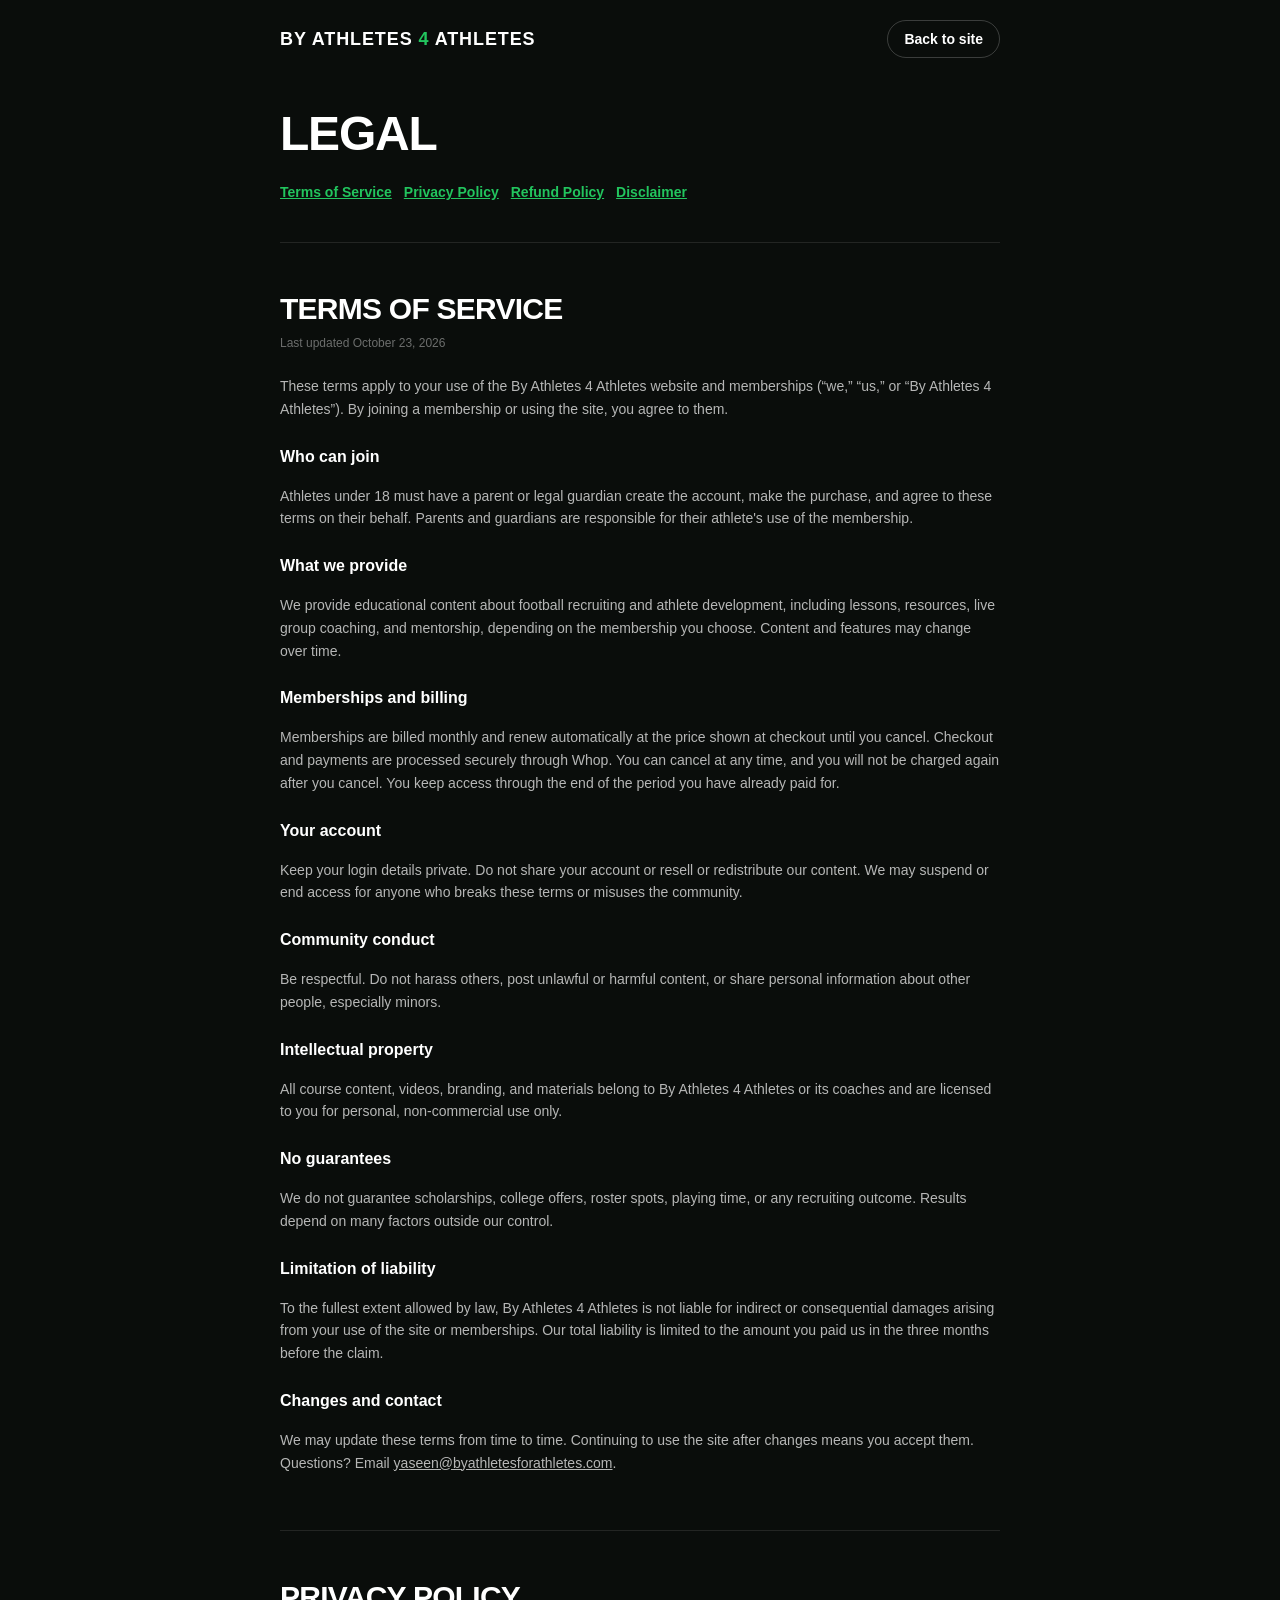
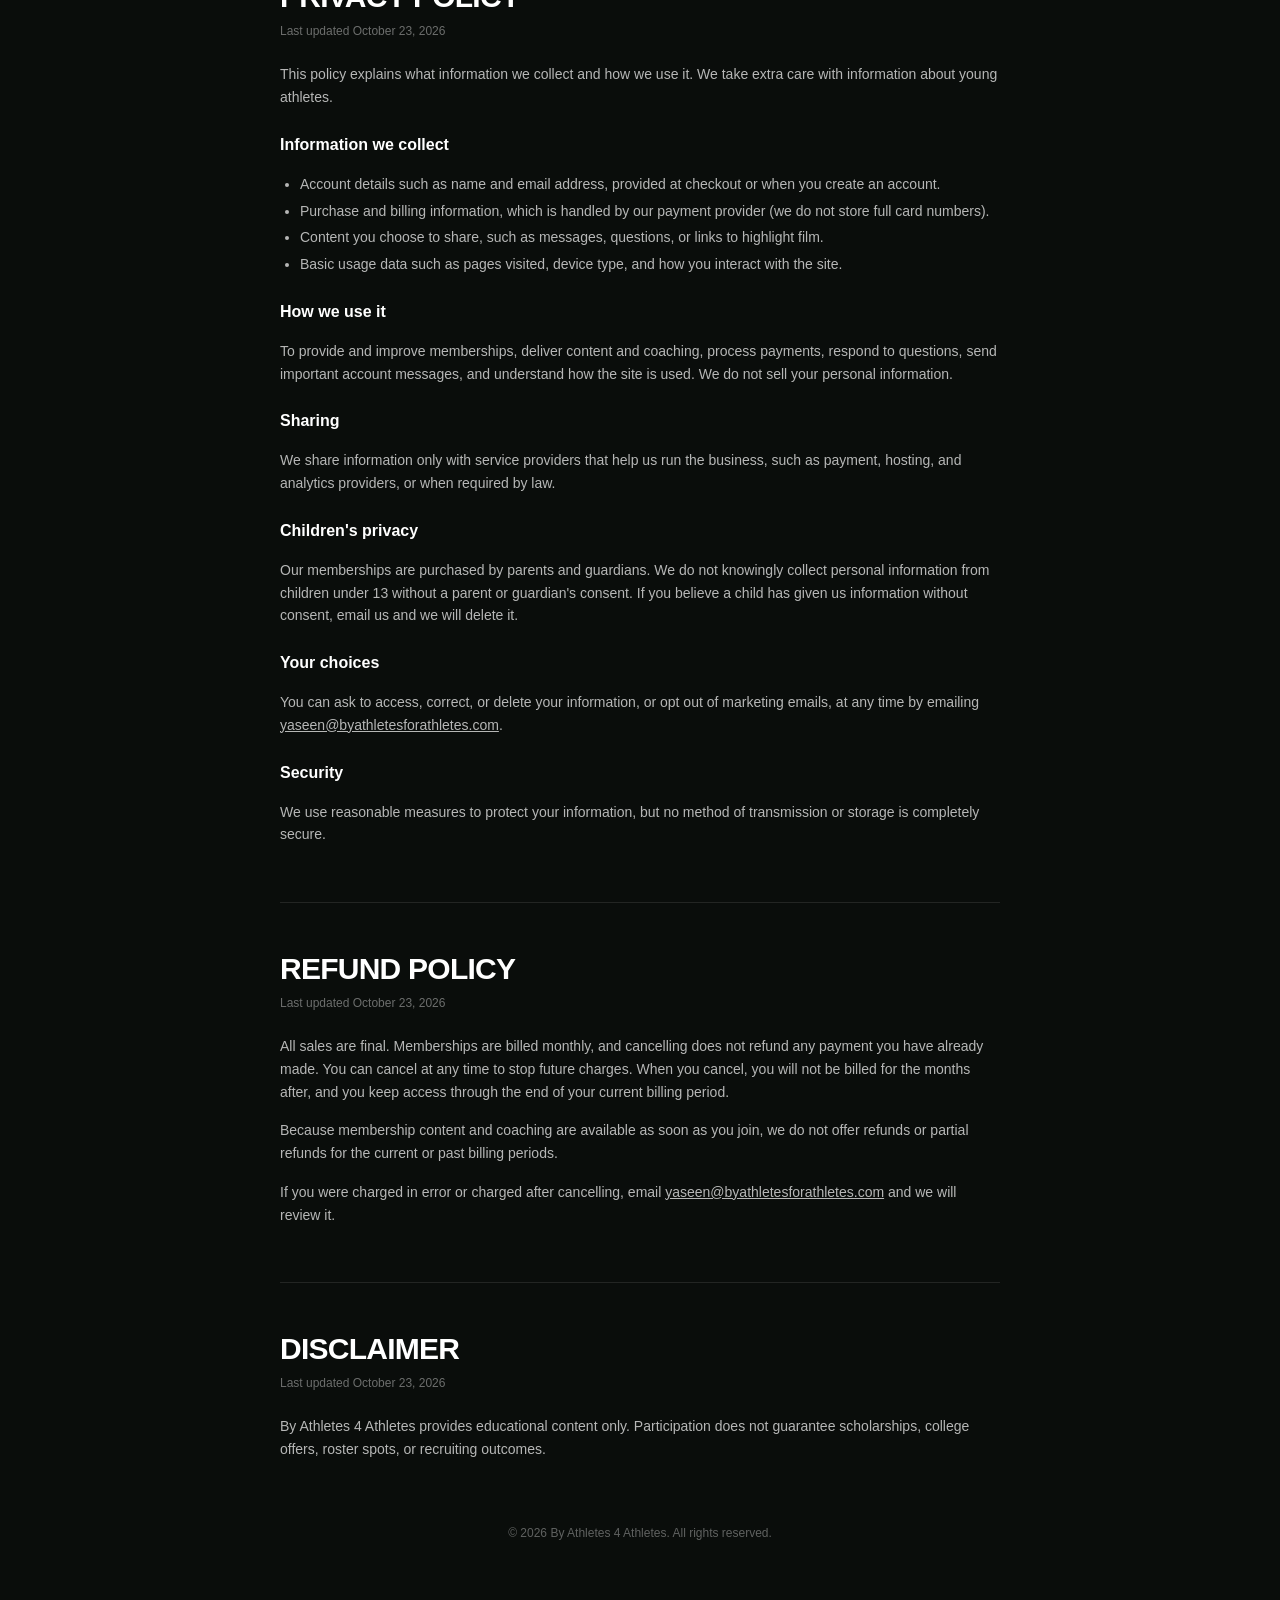
<file: legal.html>
<!doctype html>
<html lang="en" style="color-scheme:dark;background:#0a0d0b">
<head>
<meta charset="utf-8"/>
<meta name="viewport" content="width=device-width, initial-scale=1"/>
<link rel="stylesheet" href="assets/site.css"/>
<link rel="icon" type="image/png" href="assets/favicon.png"/>
<link rel="apple-touch-icon" href="assets/favicon.png"/>
<title>By Athletes For Athletes</title>
</head>
<body>
<div class="min-h-screen bg-[#0a0d0b] text-white antialiased" style="color-scheme:dark"><header class="mx-auto flex max-w-3xl items-center justify-between px-6 py-5"><a href="index.html" class="text-lg font-extrabold uppercase tracking-wider">By Athletes <span style="color:#22c55e">4</span> Athletes</a><a href="index.html" class="rounded-full border border-white/20 px-4 py-2 text-sm font-semibold hover:bg-white/10">Back to site</a></header><main class="mx-auto max-w-3xl px-6 pb-20 pt-8"><h1 class="text-4xl font-black uppercase tracking-tight sm:text-5xl">Legal</h1><nav class="mt-6 flex flex-wrap gap-3 text-sm font-semibold" style="color:#22c55e"><a href="#terms" class="underline">Terms of Service</a><a href="#privacy" class="underline">Privacy Policy</a><a href="#refunds" class="underline">Refund Policy</a><a href="#disclaimer" class="underline">Disclaimer</a></nav><div class="mt-10 space-y-14"><section id="terms" class="scroll-mt-8 border-t border-white/10 pt-12"><h2 class="text-3xl font-black uppercase tracking-tight">Terms of Service</h2><p class="mt-2 text-xs text-white/40">Last updated <!-- -->October 23, 2026</p><div class="mt-6 space-y-4 text-sm leading-relaxed text-white/70"><p>These terms apply to your use of the By Athletes 4 Athletes website and memberships (“we,” “us,” or “By Athletes 4 Athletes”). By joining a membership or using the site, you agree to them.</p><h3 class="pt-2 text-base font-bold text-white">Who can join</h3><p>Athletes under 18 must have a parent or legal guardian create the account, make the purchase, and agree to these terms on their behalf. Parents and guardians are responsible for their athlete&#x27;s use of the membership.</p><h3 class="pt-2 text-base font-bold text-white">What we provide</h3><p>We provide educational content about football recruiting and athlete development, including lessons, resources, live group coaching, and mentorship, depending on the membership you choose. Content and features may change over time.</p><h3 class="pt-2 text-base font-bold text-white">Memberships and billing</h3><p>Memberships are billed monthly and renew automatically at the price shown at checkout until you cancel. Checkout and payments are processed securely through Whop. You can cancel at any time, and you will not be charged again after you cancel. You keep access through the end of the period you have already paid for.</p><h3 class="pt-2 text-base font-bold text-white">Your account</h3><p>Keep your login details private. Do not share your account or resell or redistribute our content. We may suspend or end access for anyone who breaks these terms or misuses the community.</p><h3 class="pt-2 text-base font-bold text-white">Community conduct</h3><p>Be respectful. Do not harass others, post unlawful or harmful content, or share personal information about other people, especially minors.</p><h3 class="pt-2 text-base font-bold text-white">Intellectual property</h3><p>All course content, videos, branding, and materials belong to By Athletes 4 Athletes or its coaches and are licensed to you for personal, non-commercial use only.</p><h3 class="pt-2 text-base font-bold text-white">No guarantees</h3><p>We do not guarantee scholarships, college offers, roster spots, playing time, or any recruiting outcome. Results depend on many factors outside our control.</p><h3 class="pt-2 text-base font-bold text-white">Limitation of liability</h3><p>To the fullest extent allowed by law, By Athletes 4 Athletes is not liable for indirect or consequential damages arising from your use of the site or memberships. Our total liability is limited to the amount you paid us in the three months before the claim.</p><h3 class="pt-2 text-base font-bold text-white">Changes and contact</h3><p>We may update these terms from time to time. Continuing to use the site after changes means you accept them. Questions? Email <a href="mailto:yaseen@byathletesforathletes.com" class="underline">yaseen@byathletesforathletes.com</a>.</p></div></section><section id="privacy" class="scroll-mt-8 border-t border-white/10 pt-12"><h2 class="text-3xl font-black uppercase tracking-tight">Privacy Policy</h2><p class="mt-2 text-xs text-white/40">Last updated <!-- -->October 23, 2026</p><div class="mt-6 space-y-4 text-sm leading-relaxed text-white/70"><p>This policy explains what information we collect and how we use it. We take extra care with information about young athletes.</p><h3 class="pt-2 text-base font-bold text-white">Information we collect</h3><ul class="list-disc space-y-1 pl-5"><li>Account details such as name and email address, provided at checkout or when you create an account.</li><li>Purchase and billing information, which is handled by our payment provider (we do not store full card numbers).</li><li>Content you choose to share, such as messages, questions, or links to highlight film.</li><li>Basic usage data such as pages visited, device type, and how you interact with the site.</li></ul><h3 class="pt-2 text-base font-bold text-white">How we use it</h3><p>To provide and improve memberships, deliver content and coaching, process payments, respond to questions, send important account messages, and understand how the site is used. We do not sell your personal information.</p><h3 class="pt-2 text-base font-bold text-white">Sharing</h3><p>We share information only with service providers that help us run the business, such as payment, hosting, and analytics providers, or when required by law.</p><h3 class="pt-2 text-base font-bold text-white">Children&#x27;s privacy</h3><p>Our memberships are purchased by parents and guardians. We do not knowingly collect personal information from children under 13 without a parent or guardian&#x27;s consent. If you believe a child has given us information without consent, email us and we will delete it.</p><h3 class="pt-2 text-base font-bold text-white">Your choices</h3><p>You can ask to access, correct, or delete your information, or opt out of marketing emails, at any time by emailing <a href="mailto:yaseen@byathletesforathletes.com" class="underline">yaseen@byathletesforathletes.com</a>.</p><h3 class="pt-2 text-base font-bold text-white">Security</h3><p>We use reasonable measures to protect your information, but no method of transmission or storage is completely secure.</p></div></section><section id="refunds" class="scroll-mt-8 border-t border-white/10 pt-12"><h2 class="text-3xl font-black uppercase tracking-tight">Refund Policy</h2><p class="mt-2 text-xs text-white/40">Last updated <!-- -->October 23, 2026</p><div class="mt-6 space-y-4 text-sm leading-relaxed text-white/70"><p>All sales are final. Memberships are billed monthly, and cancelling does not refund any payment you have already made. You can cancel at any time to stop future charges. When you cancel, you will not be billed for the months after, and you keep access through the end of your current billing period.</p><p>Because membership content and coaching are available as soon as you join, we do not offer refunds or partial refunds for the current or past billing periods.</p><p>If you were charged in error or charged after cancelling, email<!-- --> <a href="mailto:yaseen@byathletesforathletes.com" class="underline">yaseen@byathletesforathletes.com</a> and we will review it.</p></div></section><section id="disclaimer" class="scroll-mt-8 border-t border-white/10 pt-12"><h2 class="text-3xl font-black uppercase tracking-tight">Disclaimer</h2><p class="mt-2 text-xs text-white/40">Last updated <!-- -->October 23, 2026</p><div class="mt-6 space-y-4 text-sm leading-relaxed text-white/70"><p>By Athletes 4 Athletes provides educational content only. Participation does not guarantee scholarships, college offers, roster spots, or recruiting outcomes.</p></div></section></div><p class="mt-16 text-center text-xs text-white/35">© <!-- -->2026<!-- --> By Athletes 4 Athletes. All rights reserved.</p></main></div>
</body>
</html>
</file>
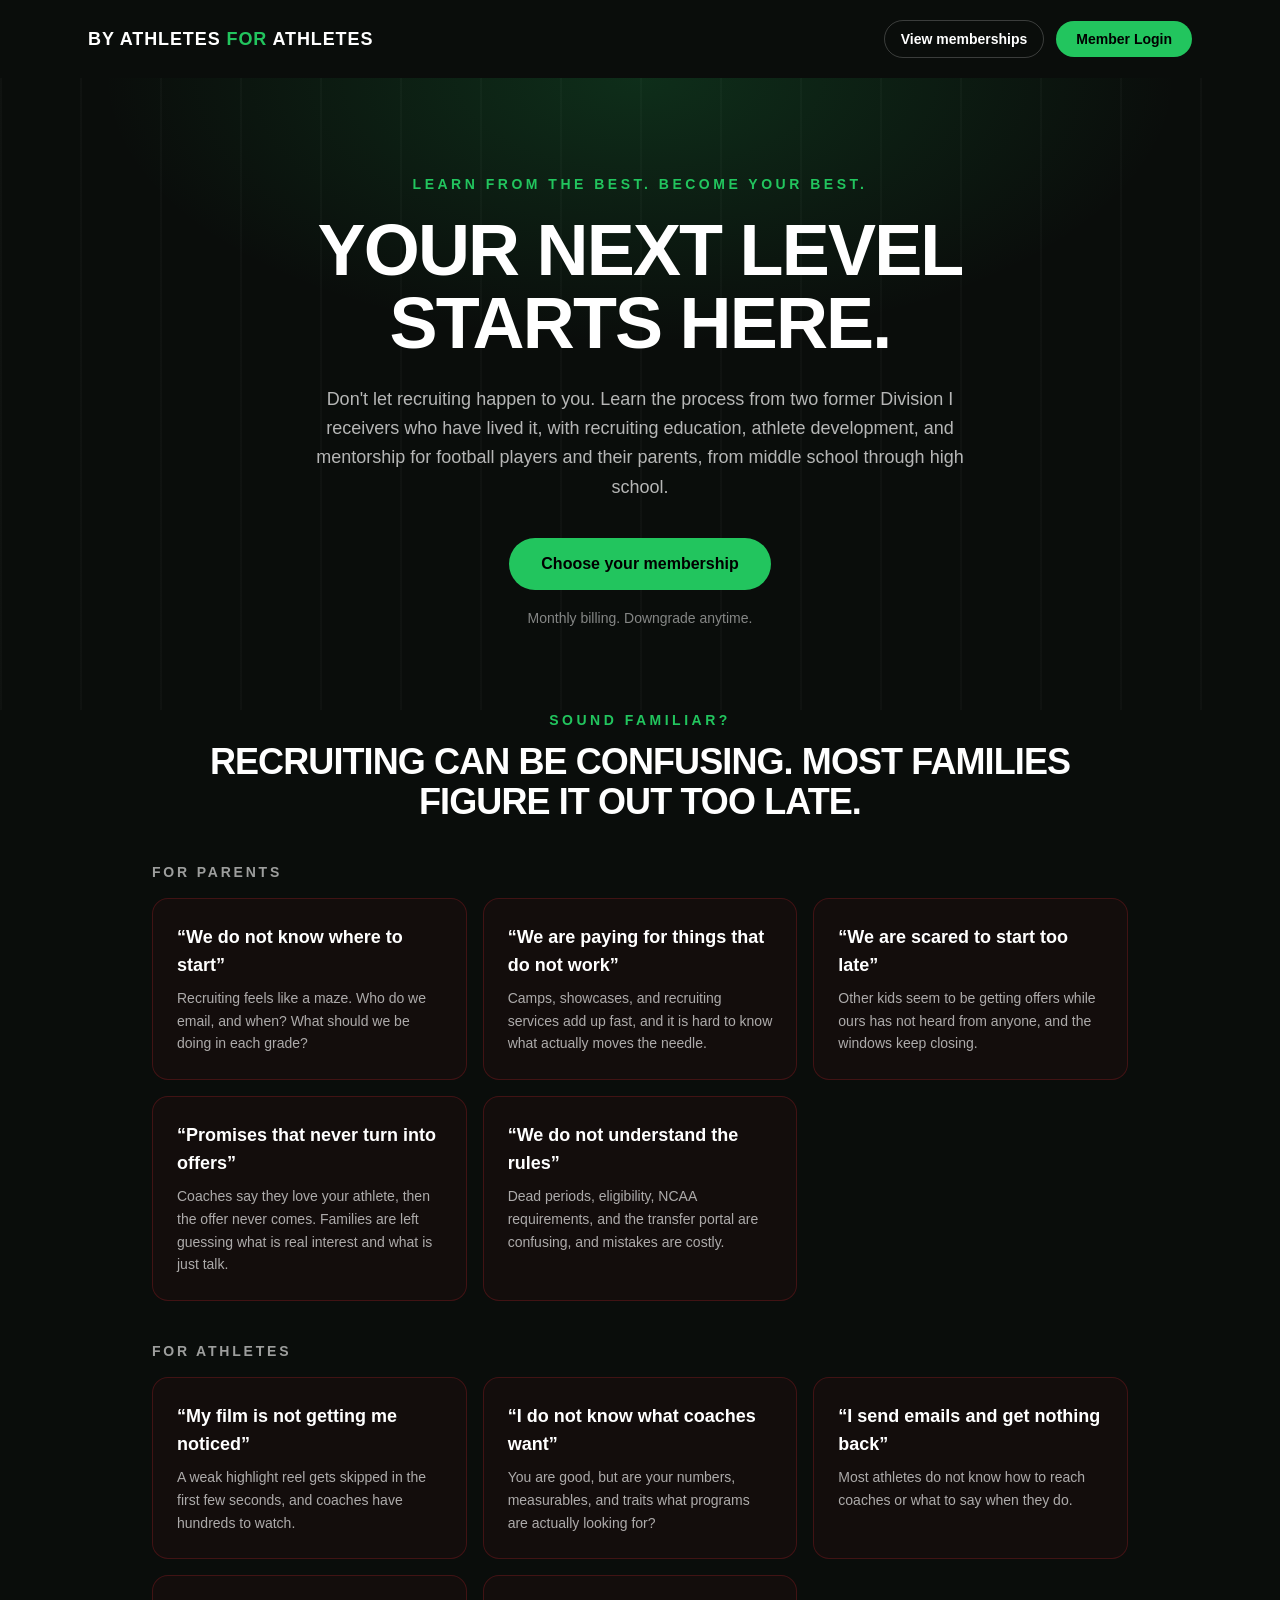
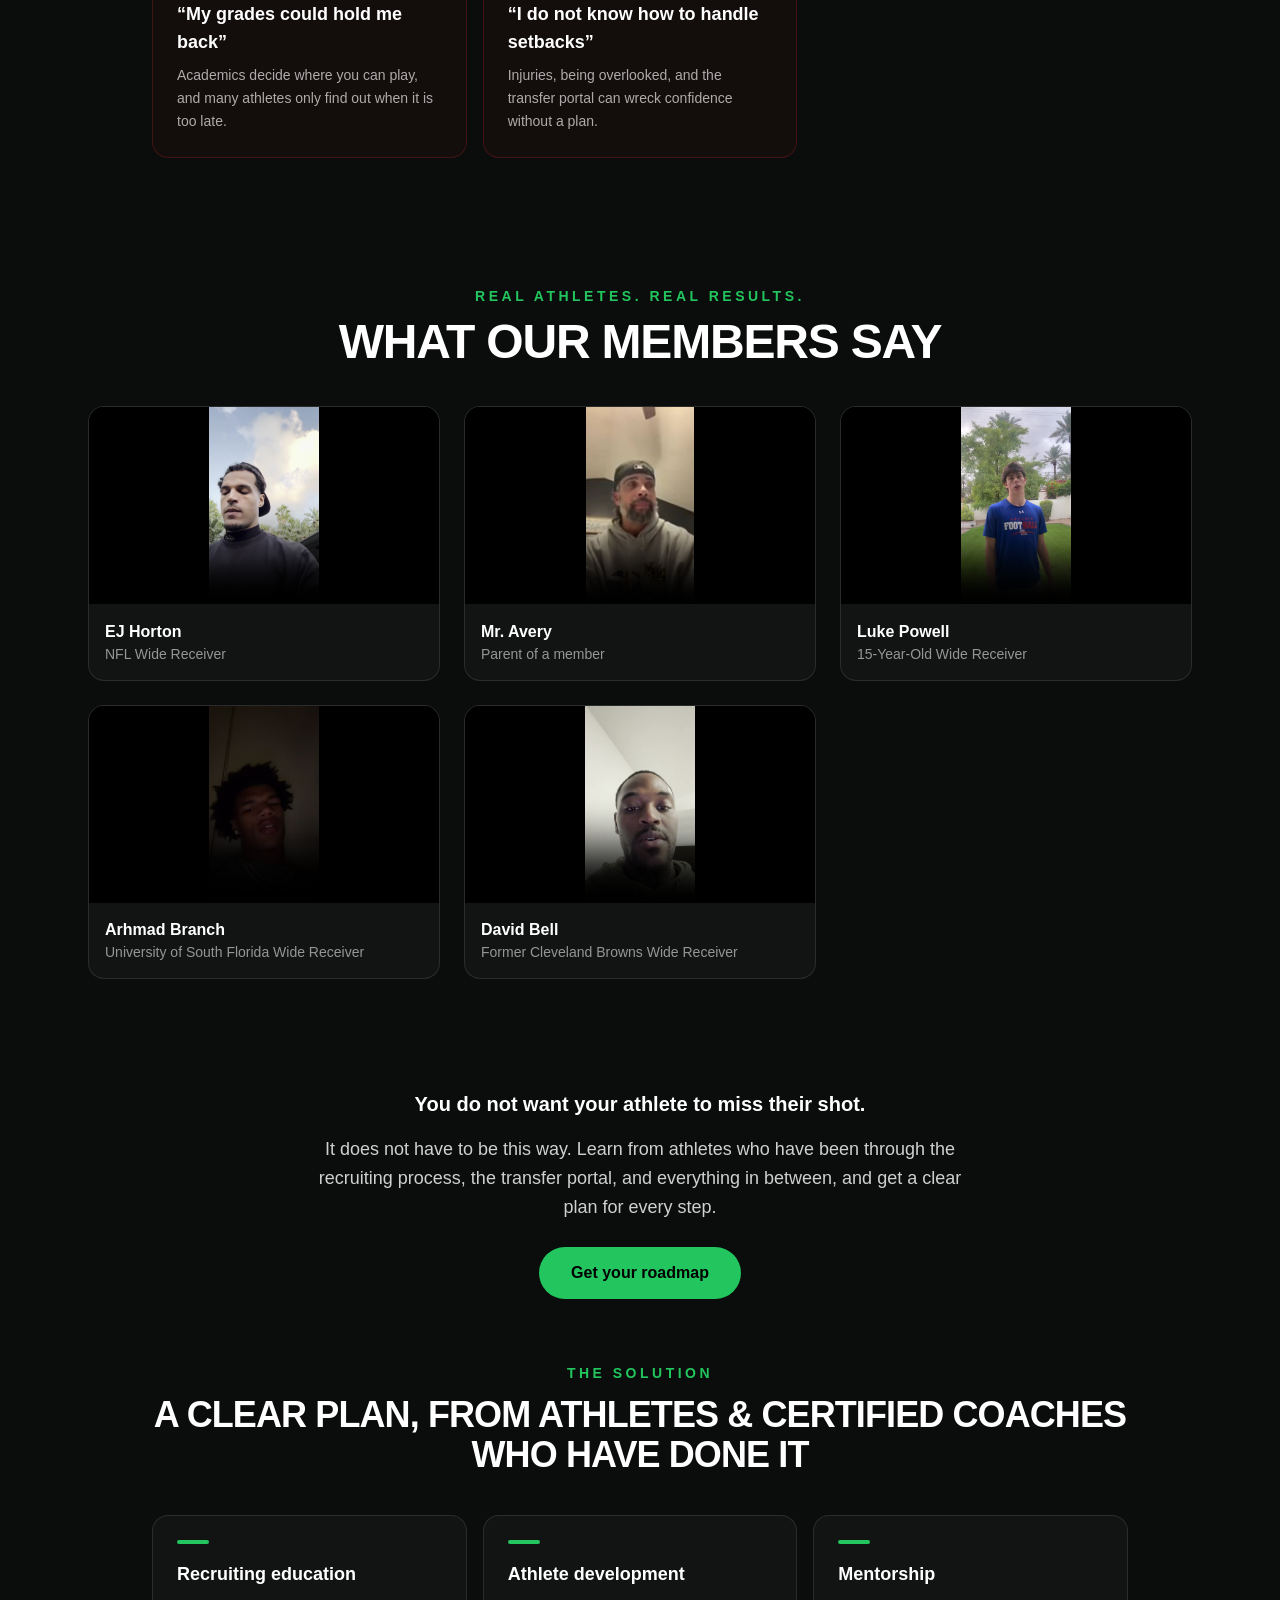
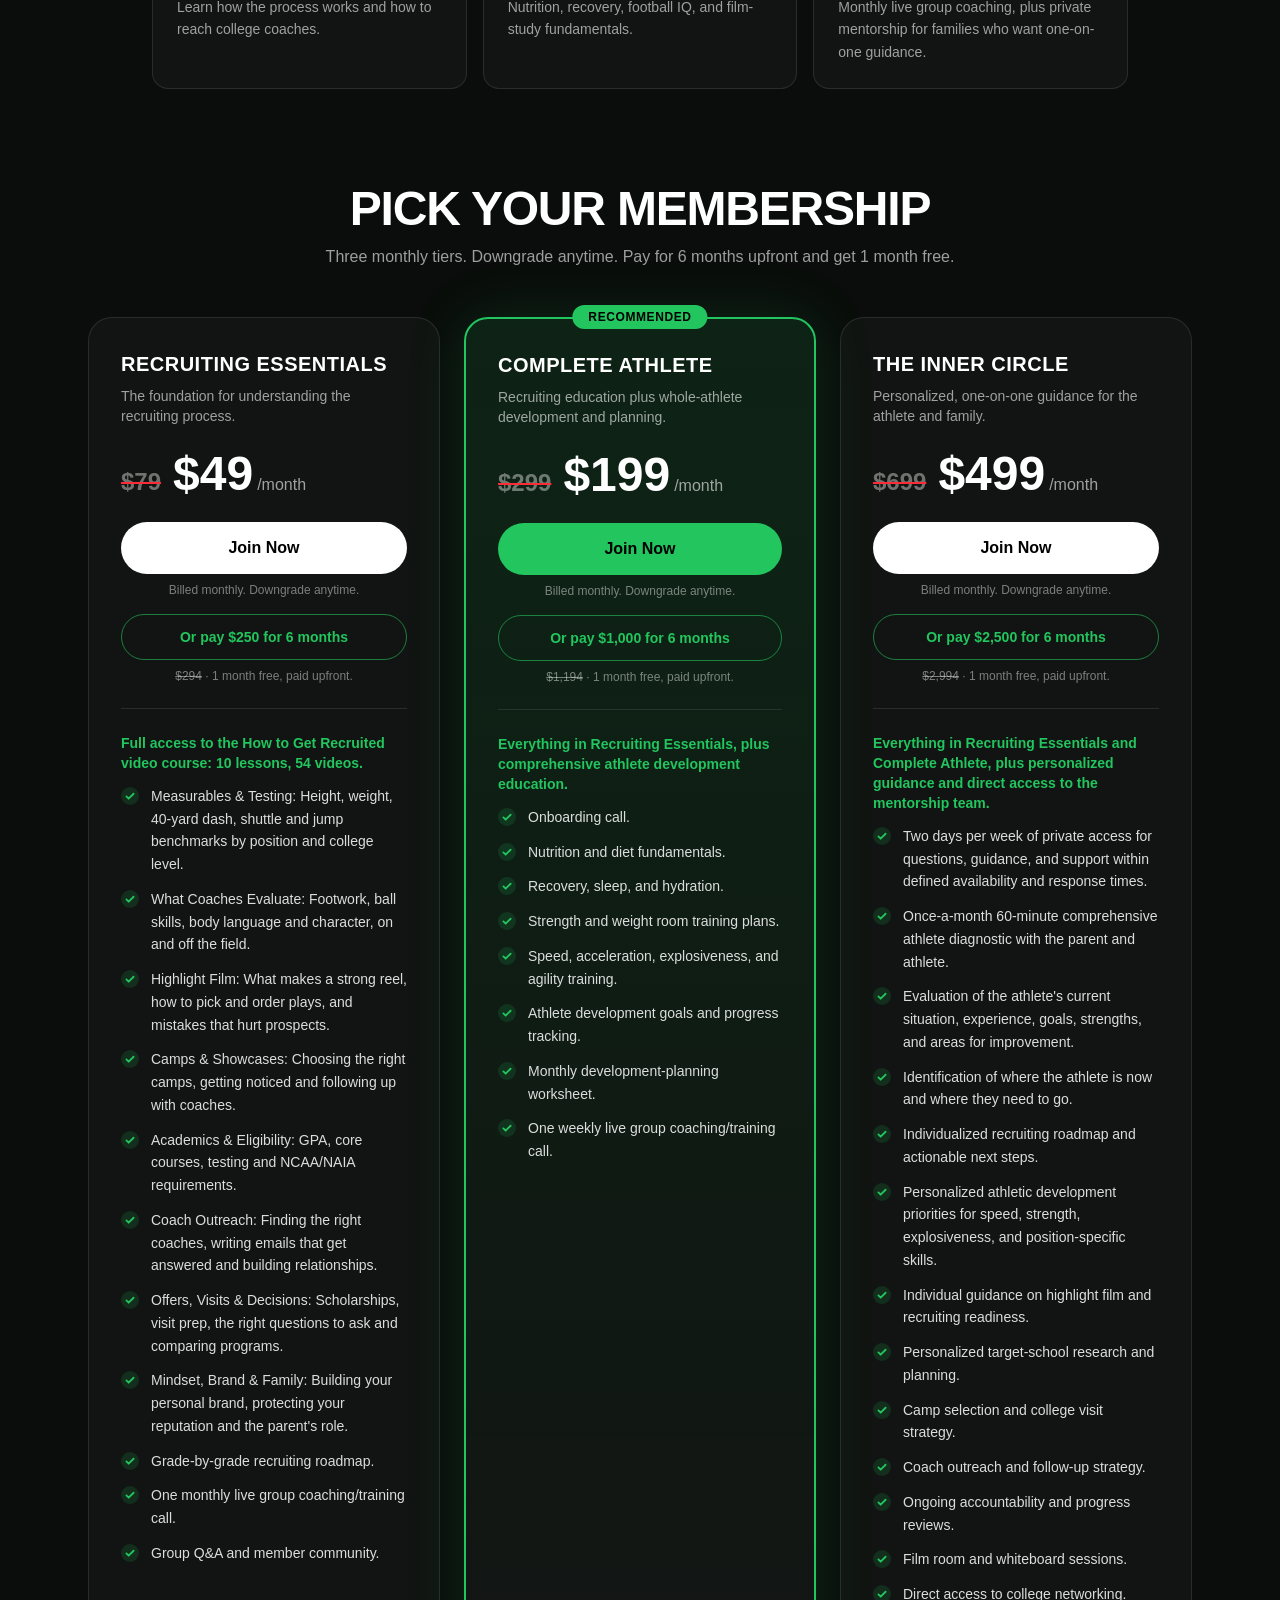
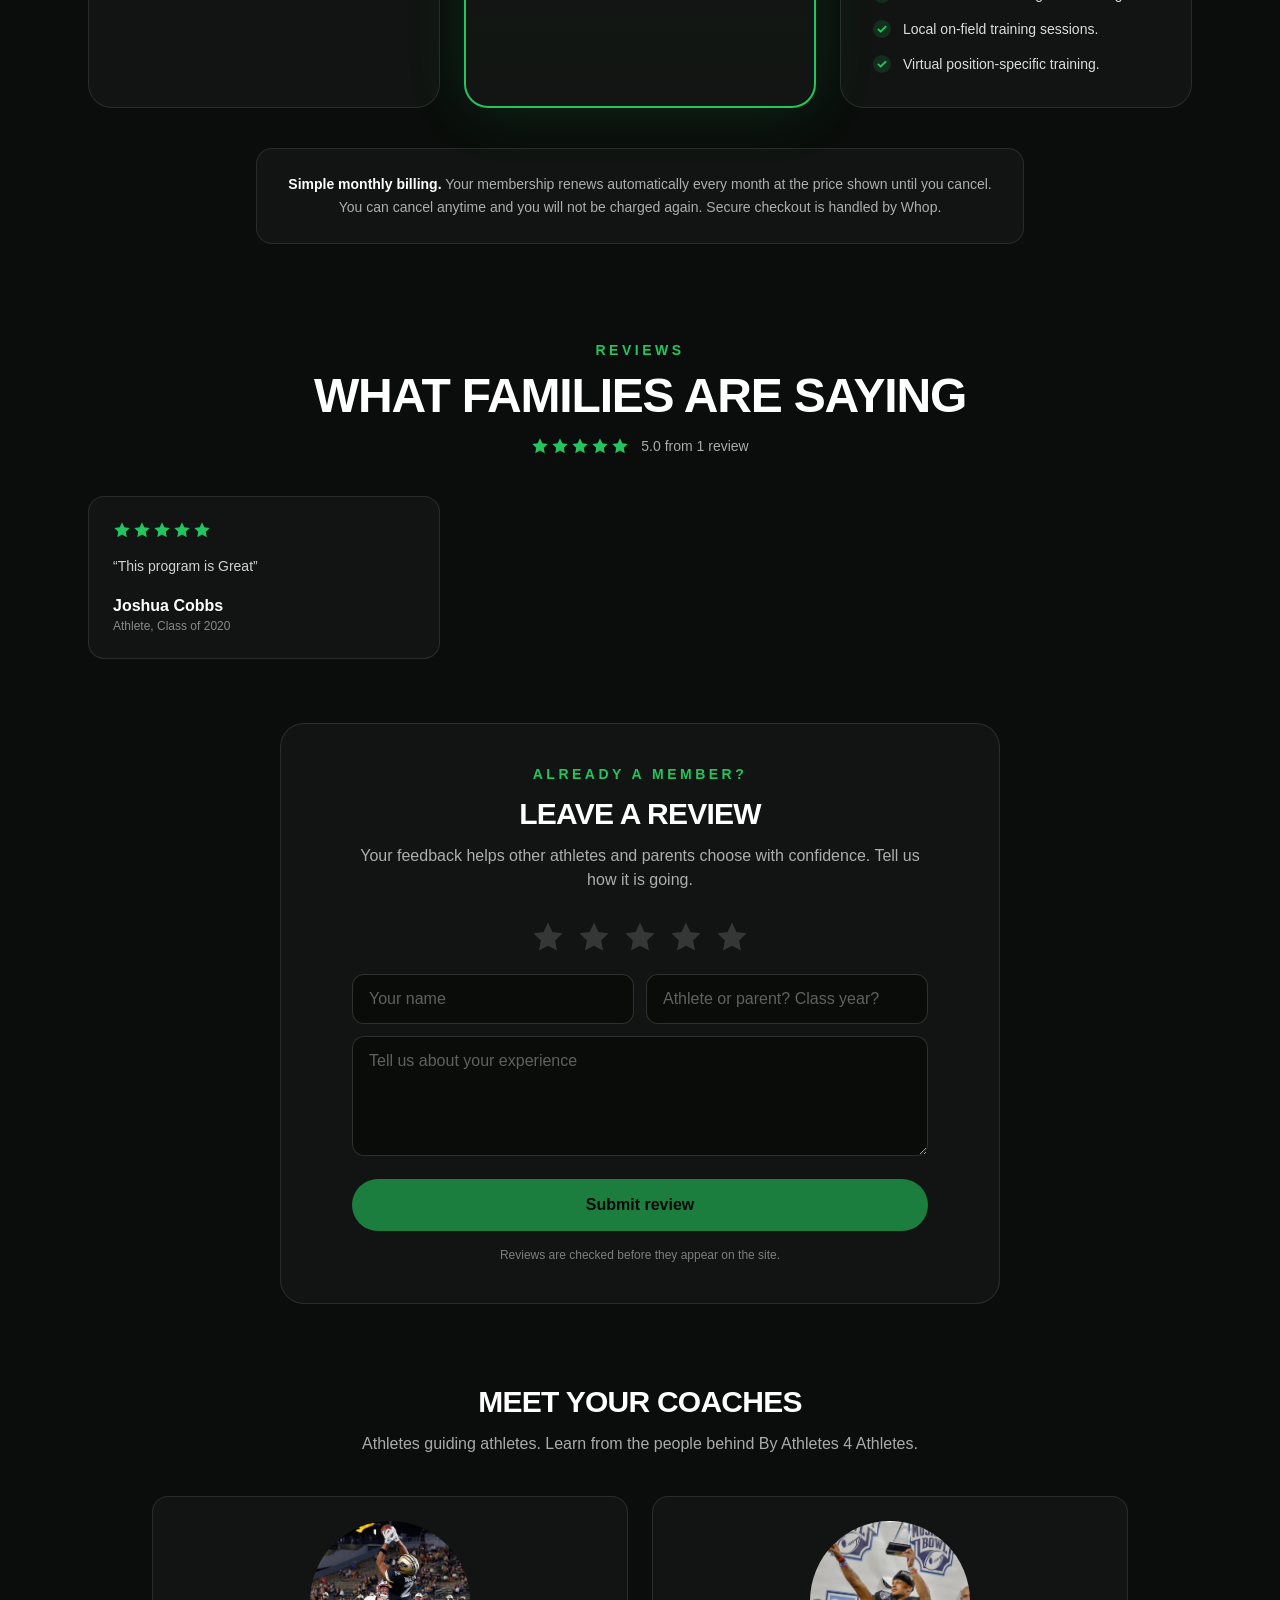
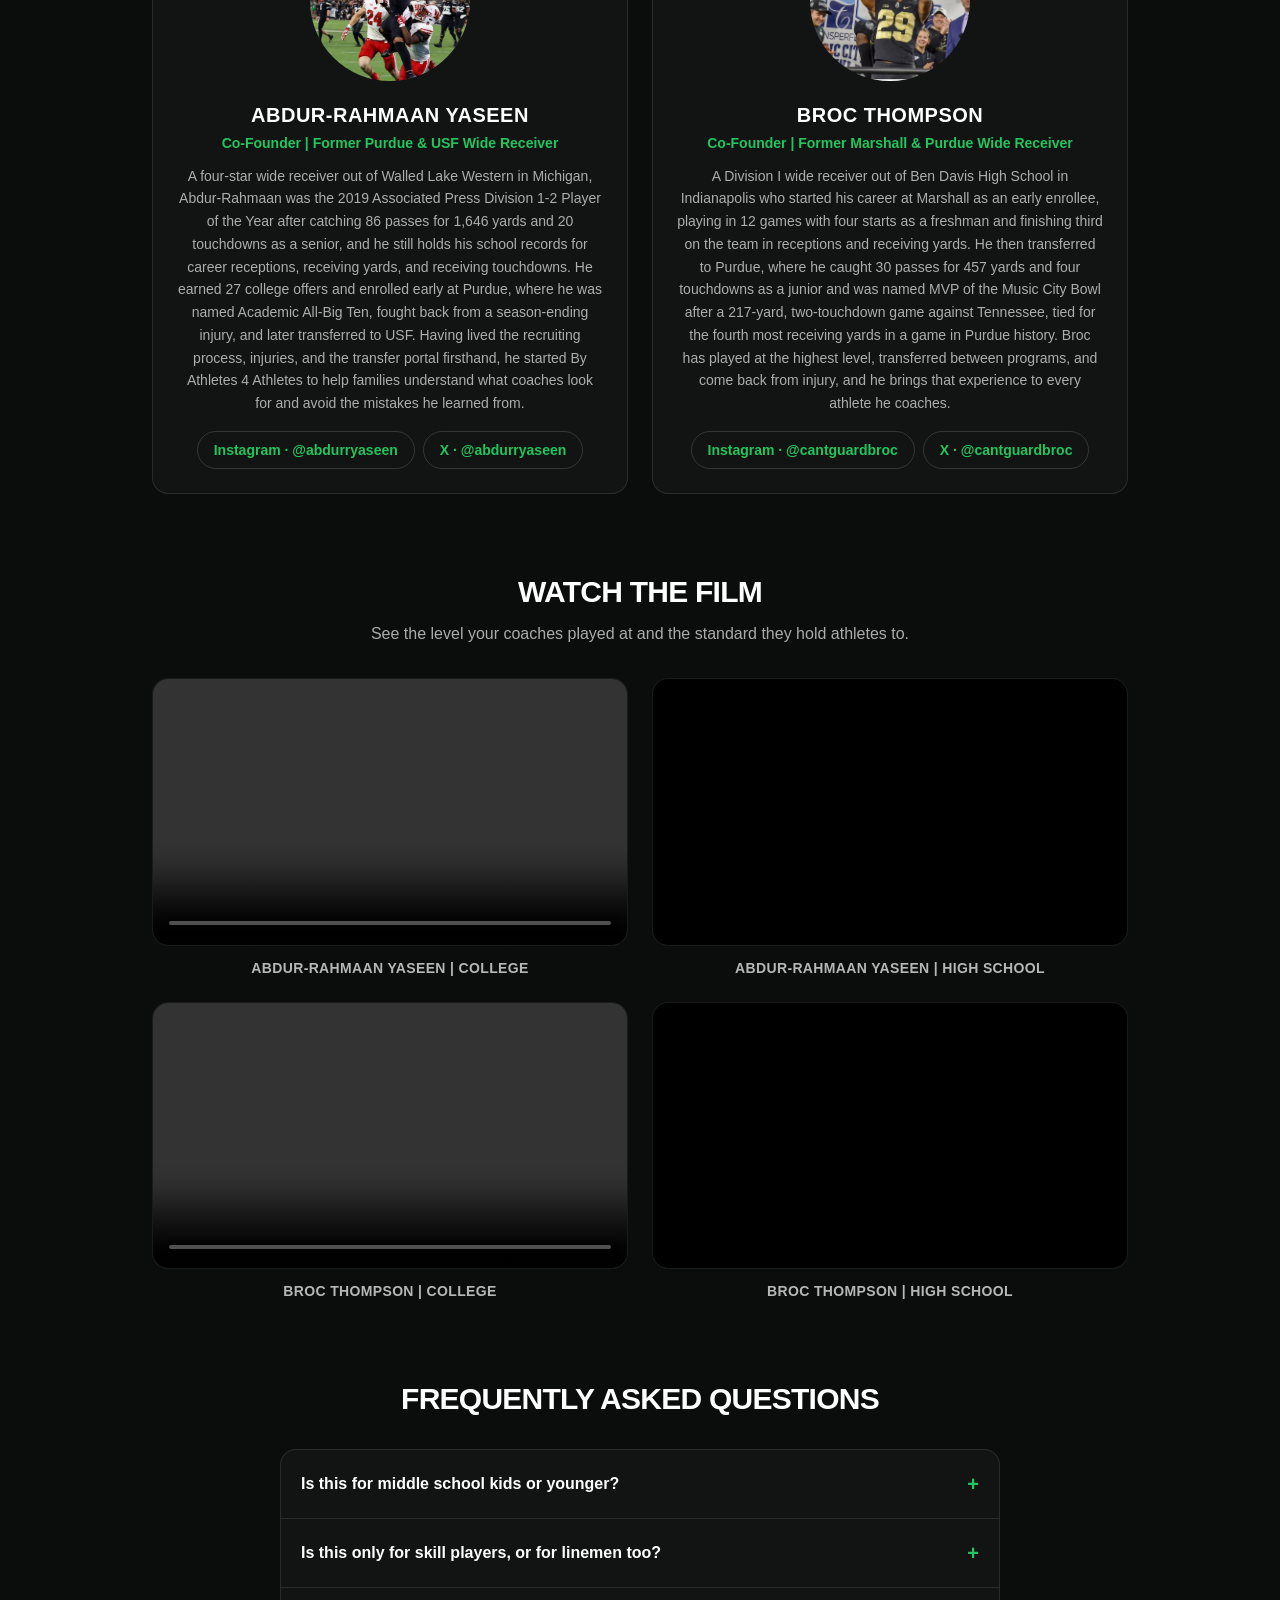
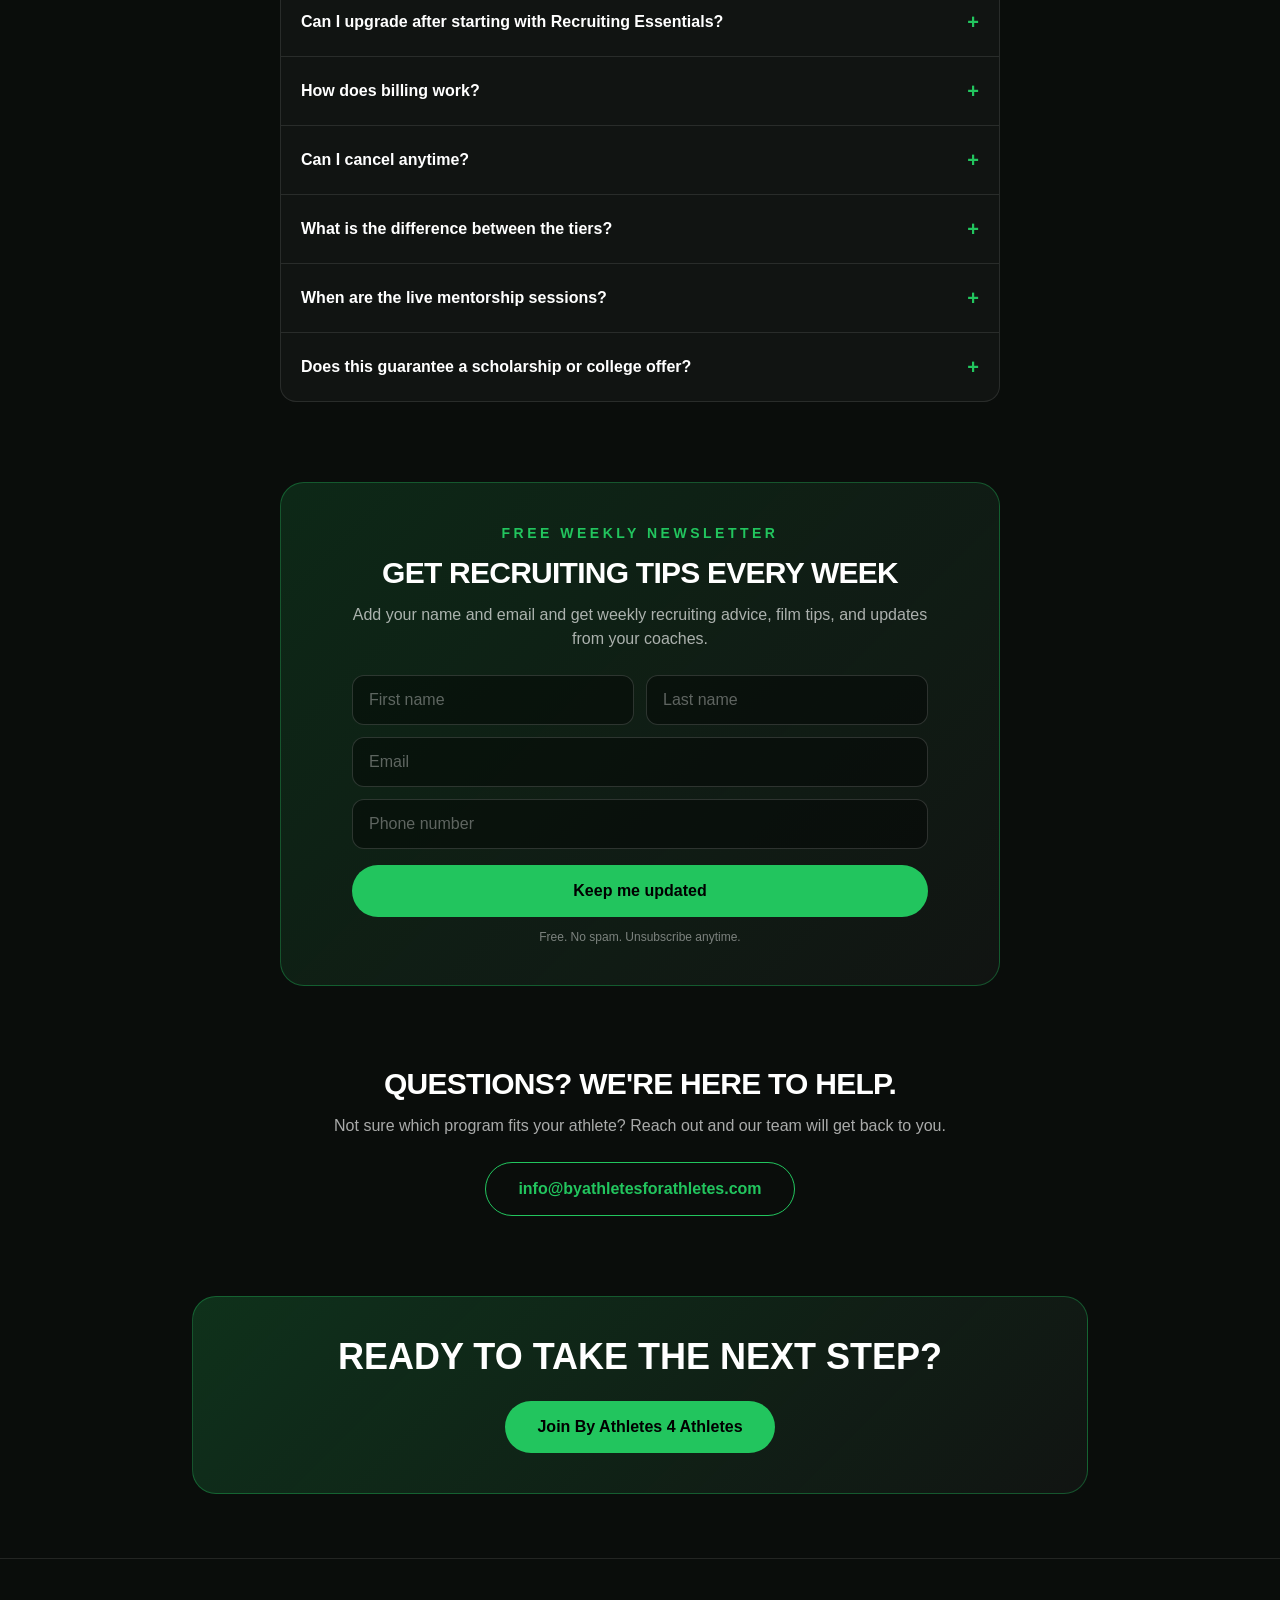
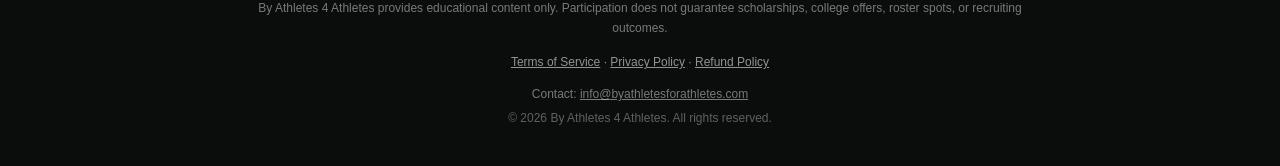
<file: start.html>
<!doctype html>
<html lang="en" style="color-scheme:dark;background:#0a0d0b">
<head><meta name="robots" content="noindex">
<meta charset="utf-8"/>
<meta name="viewport" content="width=device-width, initial-scale=1"/>
<link rel="stylesheet" href="assets/site.css"/>
<meta name="description" content="Online football recruiting education, athlete development resources, and mentorship for high school football players, from middle school through high school, and their parents."/>
<link rel="icon" type="image/png" href="assets/favicon.png"/>
<link rel="apple-touch-icon" href="assets/favicon.png"/>
<title>By Athletes 4 Athletes</title>
</head>
<body>
<div class="min-h-screen bg-[#0a0d0b] text-white antialiased" style="color-scheme:dark"><header class="mx-auto flex max-w-6xl items-center justify-between px-6 py-5"><div class="text-lg font-extrabold uppercase tracking-wider">By Athletes <span style="color:#22c55e">For</span> Athletes</div><div class="flex items-center gap-2 sm:gap-3"><a href="#plans" class="hidden rounded-full border border-white/20 px-4 py-2 text-sm font-semibold hover:bg-white/10 sm:inline-block">View memberships</a><a href="https://whop.com/joined/" class="rounded-full px-5 py-2 text-sm font-bold text-black transition hover:brightness-110" style="background:#22c55e">Member Login</a></div></header><section class="relative overflow-hidden" style="background:radial-gradient(60% 60% at 50% 0%, rgba(34,197,94,0.18), transparent 70%), repeating-linear-gradient(90deg, rgba(255,255,255,0.025) 0 2px, transparent 2px 80px)"><div class="mx-auto max-w-4xl px-6 pb-20 pt-16 text-center sm:pt-24"><p class="text-sm font-bold uppercase tracking-[0.25em]" style="color:#22c55e">Learn From the Best. Become Your Best.</p><h1 class="mt-5 text-5xl font-black uppercase leading-[1.02] tracking-tight sm:text-7xl">Your Next Level Starts Here.</h1><p class="mx-auto mt-6 max-w-2xl text-lg leading-relaxed text-white/70">Don&#x27;t let recruiting happen to you. Learn the process from two former Division I receivers who have lived it, with recruiting education, athlete development, and mentorship for football players and their parents, from middle school through high school.</p><div class="mt-9 flex flex-col items-center justify-center gap-3 sm:flex-row"><a href="#plans" class="rounded-full px-8 py-3.5 text-base font-bold text-black transition hover:brightness-110" style="background:#22c55e">Choose your membership</a><a href="#free-sample" style="display:none" class="rounded-full border border-white/25 px-8 py-3.5 text-base font-bold hover:bg-white/10">Watch a free lesson</a></div><div class="mt-4"><span class="text-sm text-white/50">Monthly billing. Downgrade anytime.</span></div></div></section><section class="mx-auto max-w-5xl px-6 pb-16"><div class="text-center"><p class="text-sm font-bold uppercase tracking-[0.25em]" style="color:#22c55e">Sound familiar?</p><h2 class="mt-3 text-3xl font-black uppercase tracking-tight sm:text-4xl">Recruiting can be confusing. Most families figure it out too late.</h2></div><div class="mt-10"><h3 class="text-sm font-bold uppercase tracking-[0.2em] text-white/60">For parents</h3><div class="mt-4 grid gap-4 sm:grid-cols-2 lg:grid-cols-3"><div class="rounded-2xl border border-red-500/20 bg-red-500/[0.04] p-6"><h4 class="text-lg font-bold">“<!-- -->We do not know where to start<!-- -->”</h4><p class="mt-2 text-sm leading-relaxed text-white/65">Recruiting feels like a maze. Who do we email, and when? What should we be doing in each grade?</p></div><div class="rounded-2xl border border-red-500/20 bg-red-500/[0.04] p-6"><h4 class="text-lg font-bold">“<!-- -->We are paying for things that do not work<!-- -->”</h4><p class="mt-2 text-sm leading-relaxed text-white/65">Camps, showcases, and recruiting services add up fast, and it is hard to know what actually moves the needle.</p></div><div class="rounded-2xl border border-red-500/20 bg-red-500/[0.04] p-6"><h4 class="text-lg font-bold">“<!-- -->We are scared to start too late<!-- -->”</h4><p class="mt-2 text-sm leading-relaxed text-white/65">Other kids seem to be getting offers while ours has not heard from anyone, and the windows keep closing.</p></div><div class="rounded-2xl border border-red-500/20 bg-red-500/[0.04] p-6"><h4 class="text-lg font-bold">“<!-- -->Promises that never turn into offers<!-- -->”</h4><p class="mt-2 text-sm leading-relaxed text-white/65">Coaches say they love your athlete, then the offer never comes. Families are left guessing what is real interest and what is just talk.</p></div><div class="rounded-2xl border border-red-500/20 bg-red-500/[0.04] p-6"><h4 class="text-lg font-bold">“<!-- -->We do not understand the rules<!-- -->”</h4><p class="mt-2 text-sm leading-relaxed text-white/65">Dead periods, eligibility, NCAA requirements, and the transfer portal are confusing, and mistakes are costly.</p></div></div></div><div class="mt-10"><h3 class="text-sm font-bold uppercase tracking-[0.2em] text-white/60">For athletes</h3><div class="mt-4 grid gap-4 sm:grid-cols-2 lg:grid-cols-3"><div class="rounded-2xl border border-red-500/20 bg-red-500/[0.04] p-6"><h4 class="text-lg font-bold">“<!-- -->My film is not getting me noticed<!-- -->”</h4><p class="mt-2 text-sm leading-relaxed text-white/65">A weak highlight reel gets skipped in the first few seconds, and coaches have hundreds to watch.</p></div><div class="rounded-2xl border border-red-500/20 bg-red-500/[0.04] p-6"><h4 class="text-lg font-bold">“<!-- -->I do not know what coaches want<!-- -->”</h4><p class="mt-2 text-sm leading-relaxed text-white/65">You are good, but are your numbers, measurables, and traits what programs are actually looking for?</p></div><div class="rounded-2xl border border-red-500/20 bg-red-500/[0.04] p-6"><h4 class="text-lg font-bold">“<!-- -->I send emails and get nothing back<!-- -->”</h4><p class="mt-2 text-sm leading-relaxed text-white/65">Most athletes do not know how to reach coaches or what to say when they do.</p></div><div class="rounded-2xl border border-red-500/20 bg-red-500/[0.04] p-6"><h4 class="text-lg font-bold">“<!-- -->My grades could hold me back<!-- -->”</h4><p class="mt-2 text-sm leading-relaxed text-white/65">Academics decide where you can play, and many athletes only find out when it is too late.</p></div><div class="rounded-2xl border border-red-500/20 bg-red-500/[0.04] p-6"><h4 class="text-lg font-bold">“<!-- -->I do not know how to handle setbacks<!-- -->”</h4><p class="mt-2 text-sm leading-relaxed text-white/65">Injuries, being overlooked, and the transfer portal can wreck confidence without a plan.</p></div></div></div></section><section id="testimonials" class="mx-auto max-w-6xl px-6 pb-16 pt-16"><div class="mx-auto mb-14 max-w-3xl" style="display:none"><div class="mb-8 text-center"><p class="text-sm font-bold uppercase tracking-[0.25em]" style="color:#22c55e">Athletes helping athletes</p><h2 class="mt-3 text-3xl font-black uppercase tracking-tight sm:text-5xl">The recruiting playbook, from athletes who ran it.</h2></div><div class="relative aspect-video w-full overflow-hidden rounded-2xl border border-white/10 bg-black"><div class="absolute inset-0 flex flex-col items-center justify-center gap-3 text-white/40"><svg width="56" height="56" viewBox="0 0 48 48" fill="none" aria-hidden="true"><circle cx="24" cy="24" r="23" stroke="#22c55e" stroke-opacity="0.6" stroke-width="2"></circle><path d="M20 16l13 8-13 8V16z" fill="#22c55e"></path></svg><span class="text-xs uppercase tracking-widest">Video coming soon</span></div></div><p class="mt-3 text-center text-sm font-semibold uppercase tracking-wide text-white/70">What is By Athletes 4 Athletes?</p></div><div class="text-center"><p class="text-sm font-bold uppercase tracking-[0.25em]" style="color:#22c55e">Real athletes. Real Results.</p><h2 class="mt-3 text-3xl font-black uppercase tracking-tight sm:text-5xl">What our members say</h2></div><div class="mt-10 grid gap-6 md:grid-cols-3"><div class="overflow-hidden rounded-2xl border border-white/10 bg-white/[0.03]"><div class="relative aspect-video w-full bg-black"><video src="assets/ej-testimonial.mp4" poster="assets/ej-testimonial-poster.jpg" controls playsinline preload="metadata" style="position:absolute;inset:0;width:100%;height:100%;object-fit:contain;background:#000"></video></div><div class="p-4"><p class="font-bold">EJ Horton</p><p class="text-sm text-white/55">NFL Wide Receiver</p></div></div><div class="overflow-hidden rounded-2xl border border-white/10 bg-white/[0.03]"><div class="relative aspect-video w-full bg-black"><video src="assets/parent-testimonial.mp4" poster="assets/parent-testimonial-poster.jpg" controls playsinline preload="metadata" style="position:absolute;inset:0;width:100%;height:100%;object-fit:contain;background:#000"></video></div><div class="p-4"><p class="font-bold">Mr. Avery</p><p class="text-sm text-white/55">Parent of a member</p></div></div><div class="overflow-hidden rounded-2xl border border-white/10 bg-white/[0.03]"><div class="relative aspect-video w-full bg-black"><video src="assets/luke-testimonial.mp4" poster="assets/luke-testimonial-poster.jpg" controls playsinline preload="metadata" style="position:absolute;inset:0;width:100%;height:100%;object-fit:contain;background:#000"></video></div><div class="p-4"><p class="font-bold">Luke Powell</p><p class="text-sm text-white/55">15-Year-Old Wide Receiver</p></div></div><div class="overflow-hidden rounded-2xl border border-white/10 bg-white/[0.03]"><div class="relative aspect-video w-full bg-black"><video src="assets/arhmad-testimonial.mp4" poster="assets/arhmad-testimonial-poster.jpg" controls playsinline preload="metadata" style="position:absolute;inset:0;width:100%;height:100%;object-fit:contain;background:#000"></video></div><div class="p-4"><p class="font-bold">Arhmad Branch</p><p class="text-sm text-white/55">University of South Florida Wide Receiver</p></div></div><div class="overflow-hidden rounded-2xl border border-white/10 bg-white/[0.03]"><div class="relative aspect-video w-full bg-black"><video src="assets/david-testimonial.mp4" poster="assets/david-testimonial-poster.jpg" controls playsinline preload="metadata" style="position:absolute;inset:0;width:100%;height:100%;object-fit:contain;background:#000"></video></div><div class="p-4"><p class="font-bold">David Bell</p><p class="text-sm text-white/55">Former Cleveland Browns Wide Receiver</p></div></div></div></section><section class="mx-auto max-w-5xl px-6 pb-16"><p class="mx-auto mt-12 max-w-2xl text-center text-xl font-bold leading-snug">You do not want your athlete to miss their shot.</p><p class="mx-auto mt-4 max-w-2xl text-center text-lg leading-relaxed text-white/80">It does not have to be this way. Learn from athletes who have been through the recruiting process, the transfer portal, and everything in between, and get a clear plan for every step.</p><div class="mt-6 text-center"><a href="#plans" class="inline-block rounded-full px-8 py-3.5 text-base font-bold text-black transition hover:brightness-110" style="background:#22c55e">Get your roadmap</a></div></section><section class="mx-auto max-w-5xl px-6 pb-4"><div class="mb-10 text-center"><p class="text-sm font-bold uppercase tracking-[0.25em]" style="color:#22c55e">The solution</p><h2 class="mt-3 text-3xl font-black uppercase tracking-tight sm:text-4xl">A clear plan, from athletes &amp; certified coaches who have done it</h2></div><div class="grid gap-4 sm:grid-cols-3"><div class="rounded-2xl border border-white/10 bg-white/[0.03] p-6"><div class="h-1 w-8 rounded" style="background:#22c55e"></div><h3 class="mt-4 text-lg font-bold">Recruiting education</h3><p class="mt-2 text-sm leading-relaxed text-white/60">Learn how the process works and how to reach college coaches.</p></div><div class="rounded-2xl border border-white/10 bg-white/[0.03] p-6"><div class="h-1 w-8 rounded" style="background:#22c55e"></div><h3 class="mt-4 text-lg font-bold">Athlete development</h3><p class="mt-2 text-sm leading-relaxed text-white/60">Nutrition, recovery, football IQ, and film-study fundamentals.</p></div><div class="rounded-2xl border border-white/10 bg-white/[0.03] p-6"><div class="h-1 w-8 rounded" style="background:#22c55e"></div><h3 class="mt-4 text-lg font-bold">Mentorship</h3><p class="mt-2 text-sm leading-relaxed text-white/60">Monthly live group coaching, plus private mentorship for families who want one-on-one guidance.</p></div></div></section><section id="plans" class="mx-auto max-w-6xl scroll-mt-8 px-6 py-20"><div class="text-center"><h2 class="text-3xl font-black uppercase tracking-tight sm:text-5xl">Pick your membership</h2><p class="mt-3 text-white/60">Three monthly tiers. Downgrade anytime. Pay for 6 months upfront and get 1 month free.</p></div><div class="mt-12 grid items-stretch gap-6 lg:grid-cols-3"><div class="relative flex flex-col rounded-3xl p-8" style="background:rgba(255,255,255,0.03);border:1px solid rgba(255,255,255,0.1)"><h3 class="text-xl font-extrabold uppercase tracking-wide">Recruiting Essentials</h3><p class="mt-2 min-h-[2.5rem] text-sm text-white/60">The foundation for understanding the recruiting process.</p><div class="mt-6 flex items-baseline gap-1"><span class="mr-2 text-2xl font-bold text-white/40 line-through decoration-red-500 decoration-2">$79</span><span class="text-5xl font-black">$49</span><span class="text-white/60">/month</span></div><a href="https://whop.com/checkout/plan_C9eWqeVcC6Q8r" class="mt-6 block rounded-full py-3.5 text-center text-base font-bold transition hover:brightness-110" style="background:#fff;color:#000">Join Now</a><p class="mt-2 text-center text-xs text-white/45">Billed monthly. Downgrade anytime.</p><a href="https://whop.com/checkout/plan_2INZjFknRnxja" class="mt-4 block rounded-full border py-3 text-center text-sm font-bold transition hover:bg-white/5" style="border-color:rgba(34,197,94,0.6);color:#22c55e">Or pay $250 for 6 months</a><p class="mt-2 text-center text-xs text-white/45"><span class="line-through">$294</span> · 1 month free, paid upfront.</p><div class="my-6 h-px bg-white/10"></div><p class="mb-3 text-sm font-bold" style="color:#22c55e">Full access to the How to Get Recruited video course: 10 lessons, 54 videos.</p><ul class="space-y-3 text-sm leading-relaxed text-white/85"><li class="flex gap-3"><svg width="18" height="18" viewBox="0 0 20 20" fill="none" class="mt-0.5 shrink-0" aria-hidden="true"><circle cx="10" cy="10" r="10" fill="#22c55e" fill-opacity="0.15"></circle><path d="M6 10.5l2.5 2.5L14 7.5" stroke="#22c55e" stroke-width="2" stroke-linecap="round" stroke-linejoin="round"></path></svg><span>Measurables &amp; Testing: Height, weight, 40-yard dash, shuttle and jump benchmarks by position and college level.</span></li><li class="flex gap-3"><svg width="18" height="18" viewBox="0 0 20 20" fill="none" class="mt-0.5 shrink-0" aria-hidden="true"><circle cx="10" cy="10" r="10" fill="#22c55e" fill-opacity="0.15"></circle><path d="M6 10.5l2.5 2.5L14 7.5" stroke="#22c55e" stroke-width="2" stroke-linecap="round" stroke-linejoin="round"></path></svg><span>What Coaches Evaluate: Footwork, ball skills, body language and character, on and off the field.</span></li><li class="flex gap-3"><svg width="18" height="18" viewBox="0 0 20 20" fill="none" class="mt-0.5 shrink-0" aria-hidden="true"><circle cx="10" cy="10" r="10" fill="#22c55e" fill-opacity="0.15"></circle><path d="M6 10.5l2.5 2.5L14 7.5" stroke="#22c55e" stroke-width="2" stroke-linecap="round" stroke-linejoin="round"></path></svg><span>Highlight Film: What makes a strong reel, how to pick and order plays, and mistakes that hurt prospects.</span></li><li class="flex gap-3"><svg width="18" height="18" viewBox="0 0 20 20" fill="none" class="mt-0.5 shrink-0" aria-hidden="true"><circle cx="10" cy="10" r="10" fill="#22c55e" fill-opacity="0.15"></circle><path d="M6 10.5l2.5 2.5L14 7.5" stroke="#22c55e" stroke-width="2" stroke-linecap="round" stroke-linejoin="round"></path></svg><span>Camps &amp; Showcases: Choosing the right camps, getting noticed and following up with coaches.</span></li><li class="flex gap-3"><svg width="18" height="18" viewBox="0 0 20 20" fill="none" class="mt-0.5 shrink-0" aria-hidden="true"><circle cx="10" cy="10" r="10" fill="#22c55e" fill-opacity="0.15"></circle><path d="M6 10.5l2.5 2.5L14 7.5" stroke="#22c55e" stroke-width="2" stroke-linecap="round" stroke-linejoin="round"></path></svg><span>Academics &amp; Eligibility: GPA, core courses, testing and NCAA/NAIA requirements.</span></li><li class="flex gap-3"><svg width="18" height="18" viewBox="0 0 20 20" fill="none" class="mt-0.5 shrink-0" aria-hidden="true"><circle cx="10" cy="10" r="10" fill="#22c55e" fill-opacity="0.15"></circle><path d="M6 10.5l2.5 2.5L14 7.5" stroke="#22c55e" stroke-width="2" stroke-linecap="round" stroke-linejoin="round"></path></svg><span>Coach Outreach: Finding the right coaches, writing emails that get answered and building relationships.</span></li><li class="flex gap-3"><svg width="18" height="18" viewBox="0 0 20 20" fill="none" class="mt-0.5 shrink-0" aria-hidden="true"><circle cx="10" cy="10" r="10" fill="#22c55e" fill-opacity="0.15"></circle><path d="M6 10.5l2.5 2.5L14 7.5" stroke="#22c55e" stroke-width="2" stroke-linecap="round" stroke-linejoin="round"></path></svg><span>Offers, Visits &amp; Decisions: Scholarships, visit prep, the right questions to ask and comparing programs.</span></li><li class="flex gap-3"><svg width="18" height="18" viewBox="0 0 20 20" fill="none" class="mt-0.5 shrink-0" aria-hidden="true"><circle cx="10" cy="10" r="10" fill="#22c55e" fill-opacity="0.15"></circle><path d="M6 10.5l2.5 2.5L14 7.5" stroke="#22c55e" stroke-width="2" stroke-linecap="round" stroke-linejoin="round"></path></svg><span>Mindset, Brand &amp; Family: Building your personal brand, protecting your reputation and the parent's role.</span></li><li class="flex gap-3"><svg width="18" height="18" viewBox="0 0 20 20" fill="none" class="mt-0.5 shrink-0" aria-hidden="true"><circle cx="10" cy="10" r="10" fill="#22c55e" fill-opacity="0.15"></circle><path d="M6 10.5l2.5 2.5L14 7.5" stroke="#22c55e" stroke-width="2" stroke-linecap="round" stroke-linejoin="round"></path></svg><span>Grade-by-grade recruiting roadmap.</span></li><li class="flex gap-3"><svg width="18" height="18" viewBox="0 0 20 20" fill="none" class="mt-0.5 shrink-0" aria-hidden="true"><circle cx="10" cy="10" r="10" fill="#22c55e" fill-opacity="0.15"></circle><path d="M6 10.5l2.5 2.5L14 7.5" stroke="#22c55e" stroke-width="2" stroke-linecap="round" stroke-linejoin="round"></path></svg><span>One monthly live group coaching/training call.</span></li><li class="flex gap-3"><svg width="18" height="18" viewBox="0 0 20 20" fill="none" class="mt-0.5 shrink-0" aria-hidden="true"><circle cx="10" cy="10" r="10" fill="#22c55e" fill-opacity="0.15"></circle><path d="M6 10.5l2.5 2.5L14 7.5" stroke="#22c55e" stroke-width="2" stroke-linecap="round" stroke-linejoin="round"></path></svg><span>Group Q&amp;A and member community.</span></li></ul></div><div class="relative flex flex-col rounded-3xl p-8" style="background:linear-gradient(180deg, rgba(34,197,94,0.12), rgba(255,255,255,0.03));border:2px solid #22c55e;box-shadow:0 0 60px rgba(34,197,94,0.15)"><div class="absolute -top-3.5 left-1/2 -translate-x-1/2 rounded-full px-4 py-1 text-xs font-extrabold uppercase tracking-wider text-black" style="background:#22c55e">Recommended</div><h3 class="text-xl font-extrabold uppercase tracking-wide">Complete Athlete</h3><p class="mt-2 min-h-[2.5rem] text-sm text-white/60">Recruiting education plus whole-athlete development and planning.</p><div class="mt-6 flex items-baseline gap-1"><span class="mr-2 text-2xl font-bold text-white/40 line-through decoration-red-500 decoration-2">$299</span><span class="text-5xl font-black">$199</span><span class="text-white/60">/month</span></div><a href="https://whop.com/checkout/plan_QHRo1hBJFfAVm" class="mt-6 block rounded-full py-3.5 text-center text-base font-bold transition hover:brightness-110" style="background:#22c55e;color:#000">Join Now</a><p class="mt-2 text-center text-xs text-white/45">Billed monthly. Downgrade anytime.</p><a href="https://whop.com/checkout/plan_idKm3uuJL7NA0" class="mt-4 block rounded-full border py-3 text-center text-sm font-bold transition hover:bg-white/5" style="border-color:rgba(34,197,94,0.6);color:#22c55e">Or pay $1,000 for 6 months</a><p class="mt-2 text-center text-xs text-white/45"><span class="line-through">$1,194</span> · 1 month free, paid upfront.</p><div class="my-6 h-px bg-white/10"></div><p class="mb-3 text-sm font-bold" style="color:#22c55e">Everything in Recruiting Essentials, plus comprehensive athlete development education.</p><ul class="space-y-3 text-sm leading-relaxed text-white/85"><li class="flex gap-3"><svg width="18" height="18" viewBox="0 0 20 20" fill="none" class="mt-0.5 shrink-0" aria-hidden="true"><circle cx="10" cy="10" r="10" fill="#22c55e" fill-opacity="0.15"></circle><path d="M6 10.5l2.5 2.5L14 7.5" stroke="#22c55e" stroke-width="2" stroke-linecap="round" stroke-linejoin="round"></path></svg><span>Onboarding call.</span></li><li class="flex gap-3"><svg width="18" height="18" viewBox="0 0 20 20" fill="none" class="mt-0.5 shrink-0" aria-hidden="true"><circle cx="10" cy="10" r="10" fill="#22c55e" fill-opacity="0.15"></circle><path d="M6 10.5l2.5 2.5L14 7.5" stroke="#22c55e" stroke-width="2" stroke-linecap="round" stroke-linejoin="round"></path></svg><span>Nutrition and diet fundamentals.</span></li><li class="flex gap-3"><svg width="18" height="18" viewBox="0 0 20 20" fill="none" class="mt-0.5 shrink-0" aria-hidden="true"><circle cx="10" cy="10" r="10" fill="#22c55e" fill-opacity="0.15"></circle><path d="M6 10.5l2.5 2.5L14 7.5" stroke="#22c55e" stroke-width="2" stroke-linecap="round" stroke-linejoin="round"></path></svg><span>Recovery, sleep, and hydration.</span></li><li class="flex gap-3"><svg width="18" height="18" viewBox="0 0 20 20" fill="none" class="mt-0.5 shrink-0" aria-hidden="true"><circle cx="10" cy="10" r="10" fill="#22c55e" fill-opacity="0.15"></circle><path d="M6 10.5l2.5 2.5L14 7.5" stroke="#22c55e" stroke-width="2" stroke-linecap="round" stroke-linejoin="round"></path></svg><span>Strength and weight room training plans.</span></li><li class="flex gap-3"><svg width="18" height="18" viewBox="0 0 20 20" fill="none" class="mt-0.5 shrink-0" aria-hidden="true"><circle cx="10" cy="10" r="10" fill="#22c55e" fill-opacity="0.15"></circle><path d="M6 10.5l2.5 2.5L14 7.5" stroke="#22c55e" stroke-width="2" stroke-linecap="round" stroke-linejoin="round"></path></svg><span>Speed, acceleration, explosiveness, and agility training.</span></li><li class="flex gap-3"><svg width="18" height="18" viewBox="0 0 20 20" fill="none" class="mt-0.5 shrink-0" aria-hidden="true"><circle cx="10" cy="10" r="10" fill="#22c55e" fill-opacity="0.15"></circle><path d="M6 10.5l2.5 2.5L14 7.5" stroke="#22c55e" stroke-width="2" stroke-linecap="round" stroke-linejoin="round"></path></svg><span>Athlete development goals and progress tracking.</span></li><li class="flex gap-3"><svg width="18" height="18" viewBox="0 0 20 20" fill="none" class="mt-0.5 shrink-0" aria-hidden="true"><circle cx="10" cy="10" r="10" fill="#22c55e" fill-opacity="0.15"></circle><path d="M6 10.5l2.5 2.5L14 7.5" stroke="#22c55e" stroke-width="2" stroke-linecap="round" stroke-linejoin="round"></path></svg><span>Monthly development-planning worksheet.</span></li><li class="flex gap-3"><svg width="18" height="18" viewBox="0 0 20 20" fill="none" class="mt-0.5 shrink-0" aria-hidden="true"><circle cx="10" cy="10" r="10" fill="#22c55e" fill-opacity="0.15"></circle><path d="M6 10.5l2.5 2.5L14 7.5" stroke="#22c55e" stroke-width="2" stroke-linecap="round" stroke-linejoin="round"></path></svg><span>One weekly live group coaching/training call.</span></li></ul></div><div class="relative flex flex-col rounded-3xl p-8" style="background:rgba(255,255,255,0.03);border:1px solid rgba(255,255,255,0.1)"><h3 class="text-xl font-extrabold uppercase tracking-wide">The Inner Circle</h3><p class="mt-2 min-h-[2.5rem] text-sm text-white/60">Personalized, one-on-one guidance for the athlete and family.</p><div class="mt-6 flex items-baseline gap-1"><span class="mr-2 text-2xl font-bold text-white/40 line-through decoration-red-500 decoration-2">$699</span><span class="text-5xl font-black">$499</span><span class="text-white/60">/month</span></div><a href="https://whop.com/checkout/plan_2lWEkIoD1lJA8" class="mt-6 block rounded-full py-3.5 text-center text-base font-bold transition hover:brightness-110" style="background:#fff;color:#000">Join Now</a><p class="mt-2 text-center text-xs text-white/45">Billed monthly. Downgrade anytime.</p><a href="https://whop.com/checkout/plan_AZRrG7bAjnSdQ" class="mt-4 block rounded-full border py-3 text-center text-sm font-bold transition hover:bg-white/5" style="border-color:rgba(34,197,94,0.6);color:#22c55e">Or pay $2,500 for 6 months</a><p class="mt-2 text-center text-xs text-white/45"><span class="line-through">$2,994</span> · 1 month free, paid upfront.</p><div class="my-6 h-px bg-white/10"></div><p class="mb-3 text-sm font-bold" style="color:#22c55e">Everything in Recruiting Essentials and Complete Athlete, plus personalized guidance and direct access to the mentorship team.</p><ul class="space-y-3 text-sm leading-relaxed text-white/85"><li class="flex gap-3"><svg width="18" height="18" viewBox="0 0 20 20" fill="none" class="mt-0.5 shrink-0" aria-hidden="true"><circle cx="10" cy="10" r="10" fill="#22c55e" fill-opacity="0.15"></circle><path d="M6 10.5l2.5 2.5L14 7.5" stroke="#22c55e" stroke-width="2" stroke-linecap="round" stroke-linejoin="round"></path></svg><span>Two days per week of private access for questions, guidance, and support within defined availability and response times.</span></li><li class="flex gap-3"><svg width="18" height="18" viewBox="0 0 20 20" fill="none" class="mt-0.5 shrink-0" aria-hidden="true"><circle cx="10" cy="10" r="10" fill="#22c55e" fill-opacity="0.15"></circle><path d="M6 10.5l2.5 2.5L14 7.5" stroke="#22c55e" stroke-width="2" stroke-linecap="round" stroke-linejoin="round"></path></svg><span>Once-a-month 60-minute comprehensive athlete diagnostic with the parent and athlete.</span></li><li class="flex gap-3"><svg width="18" height="18" viewBox="0 0 20 20" fill="none" class="mt-0.5 shrink-0" aria-hidden="true"><circle cx="10" cy="10" r="10" fill="#22c55e" fill-opacity="0.15"></circle><path d="M6 10.5l2.5 2.5L14 7.5" stroke="#22c55e" stroke-width="2" stroke-linecap="round" stroke-linejoin="round"></path></svg><span>Evaluation of the athlete&#x27;s current situation, experience, goals, strengths, and areas for improvement.</span></li><li class="flex gap-3"><svg width="18" height="18" viewBox="0 0 20 20" fill="none" class="mt-0.5 shrink-0" aria-hidden="true"><circle cx="10" cy="10" r="10" fill="#22c55e" fill-opacity="0.15"></circle><path d="M6 10.5l2.5 2.5L14 7.5" stroke="#22c55e" stroke-width="2" stroke-linecap="round" stroke-linejoin="round"></path></svg><span>Identification of where the athlete is now and where they need to go.</span></li><li class="flex gap-3"><svg width="18" height="18" viewBox="0 0 20 20" fill="none" class="mt-0.5 shrink-0" aria-hidden="true"><circle cx="10" cy="10" r="10" fill="#22c55e" fill-opacity="0.15"></circle><path d="M6 10.5l2.5 2.5L14 7.5" stroke="#22c55e" stroke-width="2" stroke-linecap="round" stroke-linejoin="round"></path></svg><span>Individualized recruiting roadmap and actionable next steps.</span></li><li class="flex gap-3"><svg width="18" height="18" viewBox="0 0 20 20" fill="none" class="mt-0.5 shrink-0" aria-hidden="true"><circle cx="10" cy="10" r="10" fill="#22c55e" fill-opacity="0.15"></circle><path d="M6 10.5l2.5 2.5L14 7.5" stroke="#22c55e" stroke-width="2" stroke-linecap="round" stroke-linejoin="round"></path></svg><span>Personalized athletic development priorities for speed, strength, explosiveness, and position-specific skills.</span></li><li class="flex gap-3"><svg width="18" height="18" viewBox="0 0 20 20" fill="none" class="mt-0.5 shrink-0" aria-hidden="true"><circle cx="10" cy="10" r="10" fill="#22c55e" fill-opacity="0.15"></circle><path d="M6 10.5l2.5 2.5L14 7.5" stroke="#22c55e" stroke-width="2" stroke-linecap="round" stroke-linejoin="round"></path></svg><span>Individual guidance on highlight film and recruiting readiness.</span></li><li class="flex gap-3"><svg width="18" height="18" viewBox="0 0 20 20" fill="none" class="mt-0.5 shrink-0" aria-hidden="true"><circle cx="10" cy="10" r="10" fill="#22c55e" fill-opacity="0.15"></circle><path d="M6 10.5l2.5 2.5L14 7.5" stroke="#22c55e" stroke-width="2" stroke-linecap="round" stroke-linejoin="round"></path></svg><span>Personalized target-school research and planning.</span></li><li class="flex gap-3"><svg width="18" height="18" viewBox="0 0 20 20" fill="none" class="mt-0.5 shrink-0" aria-hidden="true"><circle cx="10" cy="10" r="10" fill="#22c55e" fill-opacity="0.15"></circle><path d="M6 10.5l2.5 2.5L14 7.5" stroke="#22c55e" stroke-width="2" stroke-linecap="round" stroke-linejoin="round"></path></svg><span>Camp selection and college visit strategy.</span></li><li class="flex gap-3"><svg width="18" height="18" viewBox="0 0 20 20" fill="none" class="mt-0.5 shrink-0" aria-hidden="true"><circle cx="10" cy="10" r="10" fill="#22c55e" fill-opacity="0.15"></circle><path d="M6 10.5l2.5 2.5L14 7.5" stroke="#22c55e" stroke-width="2" stroke-linecap="round" stroke-linejoin="round"></path></svg><span>Coach outreach and follow-up strategy.</span></li><li class="flex gap-3"><svg width="18" height="18" viewBox="0 0 20 20" fill="none" class="mt-0.5 shrink-0" aria-hidden="true"><circle cx="10" cy="10" r="10" fill="#22c55e" fill-opacity="0.15"></circle><path d="M6 10.5l2.5 2.5L14 7.5" stroke="#22c55e" stroke-width="2" stroke-linecap="round" stroke-linejoin="round"></path></svg><span>Ongoing accountability and progress reviews.</span></li><li class="flex gap-3"><svg width="18" height="18" viewBox="0 0 20 20" fill="none" class="mt-0.5 shrink-0" aria-hidden="true"><circle cx="10" cy="10" r="10" fill="#22c55e" fill-opacity="0.15"></circle><path d="M6 10.5l2.5 2.5L14 7.5" stroke="#22c55e" stroke-width="2" stroke-linecap="round" stroke-linejoin="round"></path></svg><span>Film room and whiteboard sessions.</span></li><li class="flex gap-3"><svg width="18" height="18" viewBox="0 0 20 20" fill="none" class="mt-0.5 shrink-0" aria-hidden="true"><circle cx="10" cy="10" r="10" fill="#22c55e" fill-opacity="0.15"></circle><path d="M6 10.5l2.5 2.5L14 7.5" stroke="#22c55e" stroke-width="2" stroke-linecap="round" stroke-linejoin="round"></path></svg><span>Direct access to college networking.</span></li><li class="flex gap-3"><svg width="18" height="18" viewBox="0 0 20 20" fill="none" class="mt-0.5 shrink-0" aria-hidden="true"><circle cx="10" cy="10" r="10" fill="#22c55e" fill-opacity="0.15"></circle><path d="M6 10.5l2.5 2.5L14 7.5" stroke="#22c55e" stroke-width="2" stroke-linecap="round" stroke-linejoin="round"></path></svg><span>Local on-field training sessions.</span></li><li class="flex gap-3"><svg width="18" height="18" viewBox="0 0 20 20" fill="none" class="mt-0.5 shrink-0" aria-hidden="true"><circle cx="10" cy="10" r="10" fill="#22c55e" fill-opacity="0.15"></circle><path d="M6 10.5l2.5 2.5L14 7.5" stroke="#22c55e" stroke-width="2" stroke-linecap="round" stroke-linejoin="round"></path></svg><span>Virtual position-specific training.</span></li></ul></div></div><div class="mx-auto mt-10 max-w-3xl rounded-2xl border border-white/10 bg-white/[0.03] p-6 text-center text-sm leading-relaxed text-white/65"><strong class="text-white">Simple monthly billing.</strong> Your membership renews automatically every month at the price shown until you cancel. You can cancel anytime and you will not be charged again. Secure checkout is handled by Whop.</div></section><section id="reviews" class="mx-auto max-w-6xl px-6 pb-16 pt-4"><div class="text-center"><p class="text-sm font-bold uppercase tracking-[0.25em]" style="color:#22c55e">Reviews</p><h2 class="mt-3 text-3xl font-black uppercase tracking-tight sm:text-5xl">What families are saying</h2><div class="mt-4 items-center justify-center gap-3 text-sm text-white/65 flex" id="reviewsSummary"><div class="flex gap-0.5" role="img" aria-label="5 out of 5 stars"><svg width="18" height="18" viewBox="0 0 20 20" aria-hidden="true"><path d="M10 1.5l2.6 5.5 6 .8-4.4 4.2 1.1 6-5.3-2.9-5.3 2.9 1.1-6L1.4 7.8l6-.8L10 1.5z" fill="#22c55e"></path></svg><svg width="18" height="18" viewBox="0 0 20 20" aria-hidden="true"><path d="M10 1.5l2.6 5.5 6 .8-4.4 4.2 1.1 6-5.3-2.9-5.3 2.9 1.1-6L1.4 7.8l6-.8L10 1.5z" fill="#22c55e"></path></svg><svg width="18" height="18" viewBox="0 0 20 20" aria-hidden="true"><path d="M10 1.5l2.6 5.5 6 .8-4.4 4.2 1.1 6-5.3-2.9-5.3 2.9 1.1-6L1.4 7.8l6-.8L10 1.5z" fill="#22c55e"></path></svg><svg width="18" height="18" viewBox="0 0 20 20" aria-hidden="true"><path d="M10 1.5l2.6 5.5 6 .8-4.4 4.2 1.1 6-5.3-2.9-5.3 2.9 1.1-6L1.4 7.8l6-.8L10 1.5z" fill="#22c55e"></path></svg><svg width="18" height="18" viewBox="0 0 20 20" aria-hidden="true"><path d="M10 1.5l2.6 5.5 6 .8-4.4 4.2 1.1 6-5.3-2.9-5.3 2.9 1.1-6L1.4 7.8l6-.8L10 1.5z" fill="#22c55e"></path></svg></div><span>5.0<!-- --> from <!-- -->1<!-- --> <!-- -->review</span></div></div><div class="mt-10 grid gap-6 md:grid-cols-3" id="reviewsGrid"><figure class="rounded-2xl border border-white/10 bg-white/[0.03] p-6"><div class="flex gap-0.5" role="img" aria-label="5 out of 5 stars"><svg width="18" height="18" viewBox="0 0 20 20" aria-hidden="true"><path d="M10 1.5l2.6 5.5 6 .8-4.4 4.2 1.1 6-5.3-2.9-5.3 2.9 1.1-6L1.4 7.8l6-.8L10 1.5z" fill="#22c55e"></path></svg><svg width="18" height="18" viewBox="0 0 20 20" aria-hidden="true"><path d="M10 1.5l2.6 5.5 6 .8-4.4 4.2 1.1 6-5.3-2.9-5.3 2.9 1.1-6L1.4 7.8l6-.8L10 1.5z" fill="#22c55e"></path></svg><svg width="18" height="18" viewBox="0 0 20 20" aria-hidden="true"><path d="M10 1.5l2.6 5.5 6 .8-4.4 4.2 1.1 6-5.3-2.9-5.3 2.9 1.1-6L1.4 7.8l6-.8L10 1.5z" fill="#22c55e"></path></svg><svg width="18" height="18" viewBox="0 0 20 20" aria-hidden="true"><path d="M10 1.5l2.6 5.5 6 .8-4.4 4.2 1.1 6-5.3-2.9-5.3 2.9 1.1-6L1.4 7.8l6-.8L10 1.5z" fill="#22c55e"></path></svg><svg width="18" height="18" viewBox="0 0 20 20" aria-hidden="true"><path d="M10 1.5l2.6 5.5 6 .8-4.4 4.2 1.1 6-5.3-2.9-5.3 2.9 1.1-6L1.4 7.8l6-.8L10 1.5z" fill="#22c55e"></path></svg></div><blockquote class="mt-4 text-sm leading-relaxed text-white/80">“<!-- -->This program is Great<!-- -->”</blockquote><figcaption class="mt-4"><p class="font-bold">Joshua Cobbs</p><p class="text-xs text-white/50">Athlete, Class of 2020</p></figcaption></figure></div></section><section id="leave-review" class="mx-auto max-w-3xl px-6 pb-20"><div class="rounded-3xl border border-white/10 bg-white/[0.03] p-8 text-center sm:p-10"><p class="text-sm font-bold uppercase tracking-[0.25em]" style="color:#22c55e">Already a member?</p><h2 class="mt-3 text-3xl font-black uppercase tracking-tight">Leave a review</h2><p class="mx-auto mt-3 max-w-xl text-white/65">Your feedback helps other athletes and parents choose with confidence. Tell us how it is going.</p><form id="review-form" class="mx-auto mt-6 max-w-xl text-left"><div class="flex items-center justify-center gap-1" role="radiogroup" aria-label="Star rating"><button type="button" role="radio" aria-checked="false" aria-label="1 star" class="p-1"><svg width="34" height="34" viewBox="0 0 20 20" aria-hidden="true"><path d="M10 1.5l2.6 5.5 6 .8-4.4 4.2 1.1 6-5.3-2.9-5.3 2.9 1.1-6L1.4 7.8l6-.8L10 1.5z" fill="rgba(255,255,255,0.15)"></path></svg></button><button type="button" role="radio" aria-checked="false" aria-label="2 stars" class="p-1"><svg width="34" height="34" viewBox="0 0 20 20" aria-hidden="true"><path d="M10 1.5l2.6 5.5 6 .8-4.4 4.2 1.1 6-5.3-2.9-5.3 2.9 1.1-6L1.4 7.8l6-.8L10 1.5z" fill="rgba(255,255,255,0.15)"></path></svg></button><button type="button" role="radio" aria-checked="false" aria-label="3 stars" class="p-1"><svg width="34" height="34" viewBox="0 0 20 20" aria-hidden="true"><path d="M10 1.5l2.6 5.5 6 .8-4.4 4.2 1.1 6-5.3-2.9-5.3 2.9 1.1-6L1.4 7.8l6-.8L10 1.5z" fill="rgba(255,255,255,0.15)"></path></svg></button><button type="button" role="radio" aria-checked="false" aria-label="4 stars" class="p-1"><svg width="34" height="34" viewBox="0 0 20 20" aria-hidden="true"><path d="M10 1.5l2.6 5.5 6 .8-4.4 4.2 1.1 6-5.3-2.9-5.3 2.9 1.1-6L1.4 7.8l6-.8L10 1.5z" fill="rgba(255,255,255,0.15)"></path></svg></button><button type="button" role="radio" aria-checked="false" aria-label="5 stars" class="p-1"><svg width="34" height="34" viewBox="0 0 20 20" aria-hidden="true"><path d="M10 1.5l2.6 5.5 6 .8-4.4 4.2 1.1 6-5.3-2.9-5.3 2.9 1.1-6L1.4 7.8l6-.8L10 1.5z" fill="rgba(255,255,255,0.15)"></path></svg></button></div><div class="mt-4 grid gap-3 sm:grid-cols-2"><input class="w-full rounded-xl border border-white/15 bg-black/40 px-4 py-3 text-base text-white placeholder-white/35 outline-none focus:border-green-500" placeholder="Your name" aria-label="Your name" required="" value=""/><input class="w-full rounded-xl border border-white/15 bg-black/40 px-4 py-3 text-base text-white placeholder-white/35 outline-none focus:border-green-500" placeholder="Athlete or parent? Class year?" aria-label="Who you are" value=""/></div><textarea class="w-full rounded-xl border border-white/15 bg-black/40 px-4 py-3 text-base text-white placeholder-white/35 outline-none focus:border-green-500 mt-3 min-h-[120px]" placeholder="Tell us about your experience" aria-label="Your review" required=""></textarea><input tabindex="-1" autoComplete="off" aria-hidden="true" class="absolute -left-[9999px] h-0 w-0 opacity-0" name="website" value=""/><button type="submit" disabled="" class="mt-4 w-full rounded-full px-8 py-3.5 text-base font-bold text-black transition hover:brightness-110 disabled:opacity-60" style="background:#22c55e">Submit review</button></form><p class="mt-4 text-xs text-white/45">Reviews are checked before they appear on the site.</p></div></section><section id="free-sample" style="display:none" class="mx-auto max-w-6xl scroll-mt-8 px-6 pb-4 pt-16"><div class="relative overflow-hidden rounded-3xl p-8 sm:p-12" style="background:linear-gradient(135deg, rgba(34,197,94,0.18), rgba(255,255,255,0.03));border:2px solid #22c55e;box-shadow:0 0 60px rgba(34,197,94,0.12)"><p class="text-sm font-bold uppercase tracking-[0.25em]" style="color:#22c55e">Free video sample</p><h2 class="mt-3 max-w-3xl text-3xl font-black uppercase tracking-tight sm:text-4xl">Watch a free breakdown: creating an effective highlight reel</h2><p class="mt-4 max-w-2xl text-base leading-relaxed text-white/70">Not sure this will get your athlete the results you want? See the coaching for yourself first. Create a free account, watch the highlight-reel lesson, and judge the quality before you decide on a membership.</p><a href="https://whop.com/checkout/plan_QO2YfZk0r33s4" class="mt-8 inline-block rounded-full px-8 py-3.5 text-base font-bold text-black transition hover:brightness-110" style="background:#22c55e">Get free portal access</a><p class="mt-3 text-sm text-white/50">Free account. No subscription required to preview.</p></div></section><section id="coaches" class="mx-auto max-w-5xl px-6 pb-20"><h2 class="text-center text-3xl font-black uppercase tracking-tight">Meet your coaches</h2><p class="mx-auto mt-3 max-w-2xl text-center text-white/65">Athletes guiding athletes. Learn from the people behind By Athletes 4 Athletes.</p><div class="mt-10 grid gap-6 md:grid-cols-2"><div class="rounded-2xl border border-white/10 bg-white/[0.03] p-6 text-center"><img src="assets/abdur-rahmaan-yaseen.jpg" alt="Abdur-Rahmaan Yaseen" class="mx-auto h-40 w-40 rounded-full object-cover" style="object-position:50% 28%"/><h3 class="mt-5 text-xl font-extrabold uppercase tracking-wide">Abdur-Rahmaan Yaseen</h3><p class="mt-1 text-sm font-semibold" style="color:#22c55e">Co-Founder | Former Purdue &amp; USF Wide Receiver</p><p class="mt-3 text-sm leading-relaxed text-white/65">A four-star wide receiver out of Walled Lake Western in Michigan, Abdur-Rahmaan was the 2019 Associated Press Division 1-2 Player of the Year after catching 86 passes for 1,646 yards and 20 touchdowns as a senior, and he still holds his school records for career receptions, receiving yards, and receiving touchdowns. He earned 27 college offers and enrolled early at Purdue, where he was named Academic All-Big Ten, fought back from a season-ending injury, and later transferred to USF. Having lived the recruiting process, injuries, and the transfer portal firsthand, he started By Athletes 4 Athletes to help families understand what coaches look for and avoid the mistakes he learned from.</p><div class="mt-4 flex flex-wrap justify-center gap-2"><a href="https://www.instagram.com/abdurryaseen" target="_blank" rel="noopener noreferrer" class="inline-flex items-center rounded-full border border-white/15 px-4 py-2 text-sm font-semibold hover:bg-white/5" style="color:#22c55e">Instagram<!-- --> · <!-- -->@abdurryaseen</a><a href="https://x.com/abdurryaseen" target="_blank" rel="noopener noreferrer" class="inline-flex items-center rounded-full border border-white/15 px-4 py-2 text-sm font-semibold hover:bg-white/5" style="color:#22c55e">X<!-- --> · <!-- -->@abdurryaseen</a></div></div><div class="rounded-2xl border border-white/10 bg-white/[0.03] p-6 text-center"><img src="assets/broc-thompson.jpg" alt="Broc Thompson" class="mx-auto h-40 w-40 rounded-full object-cover" style="object-position:55% 30%"/><h3 class="mt-5 text-xl font-extrabold uppercase tracking-wide">Broc Thompson</h3><p class="mt-1 text-sm font-semibold" style="color:#22c55e">Co-Founder | Former Marshall &amp; Purdue Wide Receiver</p><p class="mt-3 text-sm leading-relaxed text-white/65">A Division I wide receiver out of Ben Davis High School in Indianapolis who started his career at Marshall as an early enrollee, playing in 12 games with four starts as a freshman and finishing third on the team in receptions and receiving yards. He then transferred to Purdue, where he caught 30 passes for 457 yards and four touchdowns as a junior and was named MVP of the Music City Bowl after a 217-yard, two-touchdown game against Tennessee, tied for the fourth most receiving yards in a game in Purdue history. Broc has played at the highest level, transferred between programs, and come back from injury, and he brings that experience to every athlete he coaches.</p><div class="mt-4 flex flex-wrap justify-center gap-2"><a href="https://www.instagram.com/cantguardbroc" target="_blank" rel="noopener noreferrer" class="inline-flex items-center rounded-full border border-white/15 px-4 py-2 text-sm font-semibold hover:bg-white/5" style="color:#22c55e">Instagram<!-- --> · <!-- -->@cantguardbroc</a><a href="https://x.com/cantguardbroc" target="_blank" rel="noopener noreferrer" class="inline-flex items-center rounded-full border border-white/15 px-4 py-2 text-sm font-semibold hover:bg-white/5" style="color:#22c55e">X<!-- --> · <!-- -->@cantguardbroc</a></div></div></div></section><section id="highlights" class="mx-auto max-w-5xl px-6 pb-20"><h2 class="text-center text-3xl font-black uppercase tracking-tight">Watch the film</h2><p class="mx-auto mt-3 max-w-2xl text-center text-white/65">See the level your coaches played at and the standard they hold athletes to.</p><div class="mt-8 grid gap-6 md:grid-cols-2"><div><div class="aspect-video overflow-hidden rounded-2xl border border-white/10 bg-black"><video src="https://assets-2-prod.whop.com/public/uploads/2026-10-24/b0f805a5-1572-4316-b88d-34108417cb1e/video.mp4" controls="" playsInline="" preload="metadata" title="Abdur-Rahmaan Yaseen | College highlight reel" class="h-full w-full"></video></div><p class="mt-3 text-center text-sm font-semibold uppercase tracking-wide text-white/70">Abdur-Rahmaan Yaseen | College</p></div><div><div class="aspect-video overflow-hidden rounded-2xl border border-white/10 bg-black"><iframe src="https://www.hudl.com/embed/video/3/7801952/5d7c5f69041e1a0d14444b74" title="Abdur-Rahmaan Yaseen | High school highlight reel" class="h-full w-full" loading="lazy" allow="accelerometer; encrypted-media; gyroscope; picture-in-picture; fullscreen" allowFullScreen=""></iframe></div><p class="mt-3 text-center text-sm font-semibold uppercase tracking-wide text-white/70">Abdur-Rahmaan Yaseen | High school</p></div><div><div class="aspect-video overflow-hidden rounded-2xl border border-white/10 bg-black"><video src="https://assets-2-prod.whop.com/public/uploads/2026-10-24/d8f4752a-4fd3-4cc4-8f40-2550a303968a/video.mp4" controls="" playsInline="" preload="metadata" title="Broc Thompson | College highlight reel" class="h-full w-full"></video></div><p class="mt-3 text-center text-sm font-semibold uppercase tracking-wide text-white/70">Broc Thompson | College</p></div><div><div class="aspect-video overflow-hidden rounded-2xl border border-white/10 bg-black"><iframe src="https://www.hudl.com/embed/video/3/11653896/5be2ee60f31c510ae0c00da5" title="Broc Thompson | High school highlight reel" class="h-full w-full" loading="lazy" allow="accelerometer; encrypted-media; gyroscope; picture-in-picture; fullscreen" allowFullScreen=""></iframe></div><p class="mt-3 text-center text-sm font-semibold uppercase tracking-wide text-white/70">Broc Thompson | High school</p></div></div></section><section class="mx-auto max-w-3xl px-6 pb-20"><h2 class="text-center text-3xl font-black uppercase tracking-tight">Frequently asked questions</h2><div class="mt-8 divide-y divide-white/10 rounded-2xl border border-white/10 bg-white/[0.03]"><details class="group p-5"><summary class="flex cursor-pointer list-none items-center justify-between gap-4 font-semibold">Is this for middle school kids or younger?<span class="text-xl transition group-open:rotate-45" style="color:#22c55e">+</span></summary><p class="mt-3 text-sm leading-relaxed text-white/65">Yes. Recruiting starts earlier than most families expect, and coaches are already tracking talented athletes before high school. Starting in middle school or younger lets athletes build strong habits, learn what college coaches look for, and develop their mindset, athleticism, and grades long before recruiting gets competitive. Parents also get a head start on the process, so they can plan camps, film, and academics with confidence instead of scrambling in 9th grade.</p></details><details class="group p-5"><summary class="flex cursor-pointer list-none items-center justify-between gap-4 font-semibold">Is this only for skill players, or for linemen too?<span class="text-xl transition group-open:rotate-45" style="color:#22c55e">+</span></summary><p class="mt-3 text-sm leading-relaxed text-white/65">Every position is welcome. Whether you play quarterback, receiver, running back, defensive back, offensive line, or defensive line, the recruiting process works the same way and every athlete needs the same foundation: knowing what college coaches look for, a strong highlight film, the right mindset, and a plan. Linemen and skill players alike get the education, coaching, and guidance to put themselves in front of the right programs.</p></details><details class="group p-5"><summary class="flex cursor-pointer list-none items-center justify-between gap-4 font-semibold">Can I upgrade after starting with Recruiting Essentials?<span class="text-xl transition group-open:rotate-45" style="color:#22c55e">+</span></summary><p class="mt-3 text-sm leading-relaxed text-white/65">Yes. Recruiting Essentials is the perfect place to start. When you are ready for more, you can move up to Complete Athlete for athletic performance, whole-athlete development, and personal development planning, or go all the way to Elite Development for a personalized assessment, an individualized development plan, direct mentorship, and recruiting strategy. Each step builds on the one before it, so nothing you learn is wasted.</p></details><details class="group p-5"><summary class="flex cursor-pointer list-none items-center justify-between gap-4 font-semibold">How does billing work?<span class="text-xl transition group-open:rotate-45" style="color:#22c55e">+</span></summary><p class="mt-3 text-sm leading-relaxed text-white/65">Every membership is billed monthly and renews automatically at the price shown until you cancel.</p></details><details class="group p-5"><summary class="flex cursor-pointer list-none items-center justify-between gap-4 font-semibold">Can I cancel anytime?<span class="text-xl transition group-open:rotate-45" style="color:#22c55e">+</span></summary><p class="mt-3 text-sm leading-relaxed text-white/65">Yes. You can cancel at any time and you will not be charged again after cancelling.</p></details><details class="group p-5"><summary class="flex cursor-pointer list-none items-center justify-between gap-4 font-semibold">What is the difference between the tiers?<span class="text-xl transition group-open:rotate-45" style="color:#22c55e">+</span></summary><p class="mt-3 text-sm leading-relaxed text-white/65">Recruiting Essentials gives you the full How to Get Recruited video course, a grade-by-grade roadmap, a monthly live group coaching call, and the member community. Complete Athlete adds an onboarding call, nutrition, recovery, strength and speed training, development goal tracking, and a weekly live group coaching call. The Inner Circle includes everything in both plans and adds two days per week of private access, a monthly 60-minute athlete diagnostic, an individualized recruiting roadmap, coach outreach strategy, film room sessions, and on-field and virtual position-specific training.</p></details><details class="group p-5"><summary class="flex cursor-pointer list-none items-center justify-between gap-4 font-semibold">When are the live mentorship sessions?<span class="text-xl transition group-open:rotate-45" style="color:#22c55e">+</span></summary><p class="mt-3 text-sm leading-relaxed text-white/65">Every membership includes a live monthly group coaching call with group Q&amp;A and a member community.</p></details><details class="group p-5"><summary class="flex cursor-pointer list-none items-center justify-between gap-4 font-semibold">Does this guarantee a scholarship or college offer?<span class="text-xl transition group-open:rotate-45" style="color:#22c55e">+</span></summary><p class="mt-3 text-sm leading-relaxed text-white/65">No. By Athletes 4 Athletes provides educational content only. Participation does not guarantee scholarships, college offers, roster spots, or recruiting outcomes.</p></details></div></section><section id="newsletter" class="mx-auto max-w-3xl px-6 pb-20"><div class="rounded-3xl p-8 text-center sm:p-10" style="background:linear-gradient(135deg, rgba(34,197,94,0.15), rgba(255,255,255,0.03));border:1px solid rgba(34,197,94,0.35)"><p class="text-sm font-bold uppercase tracking-[0.25em]" style="color:#22c55e">Free weekly newsletter</p><h2 class="mt-3 text-3xl font-black uppercase tracking-tight">Get recruiting tips every week</h2><p class="mx-auto mt-3 max-w-xl text-white/65">Add your name and email and get weekly recruiting advice, film tips, and updates from your coaches.</p><form id="newsletter-form" class="mx-auto mt-6 max-w-xl text-left"><div class="grid gap-3 sm:grid-cols-2"><input class="w-full rounded-xl border border-white/15 bg-black/40 px-4 py-3 text-base text-white placeholder-white/35 outline-none focus:border-green-500" placeholder="First name" aria-label="First name" autoComplete="given-name" required="" value=""/><input class="w-full rounded-xl border border-white/15 bg-black/40 px-4 py-3 text-base text-white placeholder-white/35 outline-none focus:border-green-500" placeholder="Last name" aria-label="Last name" autoComplete="family-name" required="" value=""/></div><input class="w-full rounded-xl border border-white/15 bg-black/40 px-4 py-3 text-base text-white placeholder-white/35 outline-none focus:border-green-500 mt-3" type="email" placeholder="Email" aria-label="Email" autoComplete="email" required="" value=""/><input class="w-full rounded-xl border border-white/15 bg-black/40 px-4 py-3 text-base text-white placeholder-white/35 outline-none focus:border-green-500 mt-3" type="tel" placeholder="Phone number" aria-label="Phone number" autoComplete="tel" required="" value=""/><button type="submit" class="mt-4 w-full rounded-full px-8 py-3.5 text-base font-bold text-black transition hover:brightness-110 disabled:opacity-60" style="background:#22c55e">Keep me updated</button></form><p class="mt-3 text-xs text-white/45">Free. No spam. Unsubscribe anytime.</p></div></section><section id="contact" class="mx-auto max-w-3xl px-6 pb-20 text-center"><h2 class="text-3xl font-black uppercase tracking-tight">Questions? We&#x27;re here to help.</h2><p class="mt-3 text-white/65">Not sure which program fits your athlete? Reach out and our team will get back to you.</p><a href="mailto:info@byathletesforathletes.com" class="mt-6 inline-block rounded-full border px-8 py-3.5 font-bold hover:bg-white/5" style="border-color:#22c55e;color:#22c55e">info@byathletesforathletes.com</a></section><section class="px-6 pb-16"><div class="mx-auto max-w-4xl rounded-3xl p-10 text-center" style="background:linear-gradient(135deg, rgba(34,197,94,0.2), rgba(255,255,255,0.03));border:1px solid rgba(34,197,94,0.35)"><h2 class="text-3xl font-black uppercase sm:text-4xl">Ready to take the next step?</h2><a href="#plans" class="mt-6 inline-block rounded-full px-8 py-3.5 font-bold text-black hover:brightness-110" style="background:#22c55e">Join By Athletes 4 Athletes</a></div></section><footer class="border-t border-white/10 px-6 py-10"><p class="mx-auto max-w-3xl text-center text-xs leading-relaxed text-white/45">By Athletes 4 Athletes provides educational content only. Participation does not guarantee scholarships, college offers, roster spots, or recruiting outcomes.</p><p class="mt-4 text-center text-xs text-white/55"><a href="/legal#terms" class="underline hover:text-white">Terms of Service</a> · <a href="/legal#privacy" class="underline hover:text-white">Privacy Policy</a> · <a href="/legal#refunds" class="underline hover:text-white">Refund Policy</a></p><p class="mt-4 text-center text-xs text-white/45">Contact:<!-- --> <a href="mailto:info@byathletesforathletes.com" class="underline hover:text-white">info@byathletesforathletes.com</a></p><p class="mt-2 text-center text-xs text-white/35">© <!-- -->2026<!-- --> By Athletes 4 Athletes. All rights reserved.</p></footer></div>
<script src="script.js"></script>
</body>
</html>
</file>
<file: assets/site.css>
/*! tailwindcss v4.3.3 | MIT License | https://tailwindcss.com */
@layer properties{@supports (((-webkit-hyphens:none)) and (not (margin-trim:inline))) or ((-moz-orient:inline) and (not (color:rgb(from red r g b)))){*,:before,:after,::backdrop{--tw-translate-x:0;--tw-translate-y:0;--tw-translate-z:0;--tw-space-y-reverse:0;--tw-divide-y-reverse:0;--tw-border-style:solid;--tw-leading:initial;--tw-font-weight:initial;--tw-tracking:initial;--tw-blur:initial;--tw-brightness:initial;--tw-contrast:initial;--tw-grayscale:initial;--tw-hue-rotate:initial;--tw-invert:initial;--tw-opacity:initial;--tw-saturate:initial;--tw-sepia:initial;--tw-drop-shadow:initial;--tw-drop-shadow-color:initial;--tw-drop-shadow-alpha:100%;--tw-drop-shadow-size:initial}}}@layer theme{:root,:host{--font-sans:-apple-system, BlinkMacSystemFont, "Segoe UI", Roboto, "Helvetica Neue", "Noto Sans", Arial, sans-serif, "Apple Color Emoji", "Segoe UI Emoji", "Segoe UI Symbol", "Noto Color Emoji";--font-mono:ui-monospace, SFMono-Regular, Menlo, Monaco, Consolas, "Liberation Mono", "Courier New", monospace;--color-red-400:oklch(70.4% .191 22.216);--color-red-500:oklch(63.7% .237 25.331);--color-green-500:oklch(72.3% .219 149.579);--color-black:#000;--color-white:#fff;--spacing:.25rem;--container-xl:36rem;--container-2xl:42rem;--container-3xl:48rem;--container-4xl:56rem;--container-5xl:64rem;--container-6xl:72rem;--text-xs:.75rem;--text-xs--line-height:calc(1 / .75);--text-sm:.875rem;--text-sm--line-height:calc(1.25 / .875);--text-base:1rem;--text-base--line-height:calc(1.5 / 1);--text-lg:1.125rem;--text-lg--line-height:calc(1.75 / 1.125);--text-xl:1.25rem;--text-xl--line-height:calc(1.75 / 1.25);--text-2xl:1.5rem;--text-2xl--line-height:calc(2 / 1.5);--text-3xl:1.875rem;--text-3xl--line-height:calc(2.25 / 1.875);--text-4xl:2.25rem;--text-4xl--line-height:calc(2.5 / 2.25);--text-5xl:3rem;--text-5xl--line-height:1;--text-7xl:4.5rem;--text-7xl--line-height:1;--font-weight-normal:400;--font-weight-semibold:600;--font-weight-bold:700;--font-weight-extrabold:800;--font-weight-black:900;--tracking-tight:-.025em;--tracking-wide:.025em;--tracking-wider:.05em;--tracking-widest:.1em;--leading-snug:1.375;--leading-relaxed:1.625;--radius-xl:.75rem;--radius-2xl:1rem;--radius-3xl:1.5rem;--aspect-video:16 / 9;--default-transition-duration:.15s;--default-transition-timing-function:cubic-bezier(.4, 0, .2, 1);--default-font-family:var(--font-sans);--default-mono-font-family:var(--font-mono)}}@layer base{*,:after,:before,::backdrop{box-sizing:border-box;border:0 solid;margin:0;padding:0}::file-selector-button{box-sizing:border-box;border:0 solid;margin:0;padding:0}html,:host{-webkit-text-size-adjust:100%;tab-size:4;line-height:1.5;font-family:var(--default-font-family,-apple-system, BlinkMacSystemFont, "Segoe UI", Roboto, "Helvetica Neue", "Noto Sans", Arial, sans-serif, "Apple Color Emoji", "Segoe UI Emoji", "Segoe UI Symbol", "Noto Color Emoji");font-feature-settings:var(--default-font-feature-settings,normal);font-variation-settings:var(--default-font-variation-settings,normal);-webkit-tap-highlight-color:transparent}hr{height:0;color:inherit;border-top-width:1px}abbr:where([title]){-webkit-text-decoration:underline dotted;text-decoration:underline dotted}h1,h2,h3,h4,h5,h6{font-size:inherit;font-weight:inherit}a{color:inherit;-webkit-text-decoration:inherit;-webkit-text-decoration:inherit;-webkit-text-decoration:inherit;-webkit-text-decoration:inherit;text-decoration:inherit}b,strong{font-weight:bolder}code,kbd,samp,pre{font-family:var(--default-mono-font-family,ui-monospace, SFMono-Regular, Menlo, Monaco, Consolas, "Liberation Mono", "Courier New", monospace);font-feature-settings:var(--default-mono-font-feature-settings,normal);font-variation-settings:var(--default-mono-font-variation-settings,normal);font-size:1em}small{font-size:80%}sub,sup{vertical-align:baseline;font-size:75%;line-height:0;position:relative}sub{bottom:-.25em}sup{top:-.5em}table{text-indent:0;border-color:inherit;border-collapse:collapse}:-moz-focusring:where(:not(iframe)){outline:auto}progress{vertical-align:baseline}summary{display:list-item}ol,ul,menu{list-style:none}img,svg,video,canvas,audio,iframe,embed,object{vertical-align:middle;display:block}img,video{max-width:100%;height:auto}button,input,select,optgroup,textarea{font:inherit;font-feature-settings:inherit;font-variation-settings:inherit;letter-spacing:inherit;color:inherit;opacity:1;background-color:#0000;border-radius:0}::file-selector-button{font:inherit;font-feature-settings:inherit;font-variation-settings:inherit;letter-spacing:inherit;color:inherit;opacity:1;background-color:#0000;border-radius:0}:where(select:is([multiple],[size])) optgroup{font-weight:bolder}:where(select:is([multiple],[size])) optgroup option{padding-inline-start:20px}::file-selector-button{margin-inline-end:4px}::placeholder{opacity:1}@supports (not ((-webkit-appearance:-apple-pay-button))) or (contain-intrinsic-size:1px){::placeholder{color:currentColor}@supports (color:color-mix(in lab, red, red)){::placeholder{color:color-mix(in oklab, currentcolor 50%, transparent)}}}textarea{resize:vertical}::-webkit-search-decoration{-webkit-appearance:none}::-webkit-date-and-time-value{min-height:1lh;text-align:inherit}::-webkit-datetime-edit{display:inline-flex}::-webkit-datetime-edit-fields-wrapper{padding:0}::-webkit-datetime-edit{padding-block:0}::-webkit-datetime-edit-year-field{padding-block:0}::-webkit-datetime-edit-month-field{padding-block:0}::-webkit-datetime-edit-day-field{padding-block:0}::-webkit-datetime-edit-hour-field{padding-block:0}::-webkit-datetime-edit-minute-field{padding-block:0}::-webkit-datetime-edit-second-field{padding-block:0}::-webkit-datetime-edit-millisecond-field{padding-block:0}::-webkit-datetime-edit-meridiem-field{padding-block:0}::-webkit-calendar-picker-indicator{line-height:1}:-moz-ui-invalid{box-shadow:none}button,input:where([type=button],[type=reset],[type=submit]){appearance:button}::file-selector-button{appearance:button}::-webkit-inner-spin-button{height:auto}::-webkit-outer-spin-button{height:auto}[hidden]:where(:not([hidden=until-found])){display:none!important}}@layer components;@layer utilities{.absolute{position:absolute}.relative{position:relative}.inset-0{inset:0}.-top-3\.5{top:calc(var(--spacing) * -3.5)}.-left-\[9999px\]{left:-9999px}.left-1\/2{left:50%}.mx-auto{margin-inline:auto}.my-6{margin-block:calc(var(--spacing) * 6)}.mt-0\.5{margin-top:calc(var(--spacing) * .5)}.mt-1{margin-top:var(--spacing)}.mt-2{margin-top:calc(var(--spacing) * 2)}.mt-3{margin-top:calc(var(--spacing) * 3)}.mt-4{margin-top:calc(var(--spacing) * 4)}.mt-5{margin-top:calc(var(--spacing) * 5)}.mt-6{margin-top:calc(var(--spacing) * 6)}.mt-8{margin-top:calc(var(--spacing) * 8)}.mt-9{margin-top:calc(var(--spacing) * 9)}.mt-10{margin-top:calc(var(--spacing) * 10)}.mt-12{margin-top:calc(var(--spacing) * 12)}.mt-16{margin-top:calc(var(--spacing) * 16)}.mr-2{margin-right:calc(var(--spacing) * 2)}.mb-3{margin-bottom:calc(var(--spacing) * 3)}.mb-8{margin-bottom:calc(var(--spacing) * 8)}.mb-10{margin-bottom:calc(var(--spacing) * 10)}.mb-14{margin-bottom:calc(var(--spacing) * 14)}.block{display:block}.flex{display:flex}.grid{display:grid}.hidden{display:none}.inline-block{display:inline-block}.inline-flex{display:inline-flex}.table{display:table}.aspect-video{aspect-ratio:var(--aspect-video)}.h-0{height:0}.h-1{height:var(--spacing)}.h-40{height:calc(var(--spacing) * 40)}.h-full{height:100%}.h-px{height:1px}.min-h-\[2\.5rem\]{min-height:2.5rem}.min-h-\[120px\]{min-height:120px}.min-h-screen{min-height:100vh}.w-0{width:0}.w-8{width:calc(var(--spacing) * 8)}.w-40{width:calc(var(--spacing) * 40)}.w-full{width:100%}.max-w-2xl{max-width:var(--container-2xl)}.max-w-3xl{max-width:var(--container-3xl)}.max-w-4xl{max-width:var(--container-4xl)}.max-w-5xl{max-width:var(--container-5xl)}.max-w-6xl{max-width:var(--container-6xl)}.max-w-xl{max-width:var(--container-xl)}.flex-1{flex:1}.shrink-0{flex-shrink:0}.-translate-x-1\/2{--tw-translate-x:calc(calc(1 / 2 * 100%) * -1);translate:var(--tw-translate-x) var(--tw-translate-y)}.cursor-pointer{cursor:pointer}.scroll-mt-8{scroll-margin-top:calc(var(--spacing) * 8)}.list-disc{list-style-type:disc}.list-none{list-style-type:none}.flex-col{flex-direction:column}.flex-wrap{flex-wrap:wrap}.items-baseline{align-items:baseline}.items-center{align-items:center}.items-stretch{align-items:stretch}.justify-between{justify-content:space-between}.justify-center{justify-content:center}.gap-0\.5{gap:calc(var(--spacing) * .5)}.gap-1{gap:var(--spacing)}.gap-2{gap:calc(var(--spacing) * 2)}.gap-3{gap:calc(var(--spacing) * 3)}.gap-4{gap:calc(var(--spacing) * 4)}.gap-6{gap:calc(var(--spacing) * 6)}:where(.space-y-1>:not(:last-child)){--tw-space-y-reverse:0;margin-block-start:calc(var(--spacing) * var(--tw-space-y-reverse));margin-block-end:calc(var(--spacing) * calc(1 - var(--tw-space-y-reverse)))}:where(.space-y-3>:not(:last-child)){--tw-space-y-reverse:0;margin-block-start:calc(calc(var(--spacing) * 3) * var(--tw-space-y-reverse));margin-block-end:calc(calc(var(--spacing) * 3) * calc(1 - var(--tw-space-y-reverse)))}:where(.space-y-4>:not(:last-child)){--tw-space-y-reverse:0;margin-block-start:calc(calc(var(--spacing) * 4) * var(--tw-space-y-reverse));margin-block-end:calc(calc(var(--spacing) * 4) * calc(1 - var(--tw-space-y-reverse)))}:where(.space-y-14>:not(:last-child)){--tw-space-y-reverse:0;margin-block-start:calc(calc(var(--spacing) * 14) * var(--tw-space-y-reverse));margin-block-end:calc(calc(var(--spacing) * 14) * calc(1 - var(--tw-space-y-reverse)))}:where(.divide-y>:not(:last-child)){--tw-divide-y-reverse:0;border-bottom-style:var(--tw-border-style);border-top-style:var(--tw-border-style);border-top-width:calc(1px * var(--tw-divide-y-reverse));border-bottom-width:calc(1px * calc(1 - var(--tw-divide-y-reverse)))}:where(.divide-white\/10>:not(:last-child)){border-color:#ffffff1a}@supports (color:color-mix(in lab, red, red)){:where(.divide-white\/10>:not(:last-child)){border-color:color-mix(in oklab, var(--color-white) 10%, transparent)}}.overflow-hidden{overflow:hidden}.rounded{border-radius:.25rem}.rounded-2xl{border-radius:var(--radius-2xl)}.rounded-3xl{border-radius:var(--radius-3xl)}.rounded-full{border-radius:2147483647px}.rounded-xl{border-radius:var(--radius-xl)}.border{border-style:var(--tw-border-style);border-width:1px}.border-t{border-top-style:var(--tw-border-style);border-top-width:1px}.border-dashed{--tw-border-style:dashed;border-style:dashed}.border-red-500\/20{border-color:#fb2c3633}@supports (color:color-mix(in lab, red, red)){.border-red-500\/20{border-color:color-mix(in oklab, var(--color-red-500) 20%, transparent)}}.border-red-500\/40{border-color:#fb2c3666}@supports (color:color-mix(in lab, red, red)){.border-red-500\/40{border-color:color-mix(in oklab, var(--color-red-500) 40%, transparent)}}.border-white\/10{border-color:#ffffff1a}@supports (color:color-mix(in lab, red, red)){.border-white\/10{border-color:color-mix(in oklab, var(--color-white) 10%, transparent)}}.border-white\/15{border-color:#ffffff26}@supports (color:color-mix(in lab, red, red)){.border-white\/15{border-color:color-mix(in oklab, var(--color-white) 15%, transparent)}}.border-white\/20{border-color:#fff3}@supports (color:color-mix(in lab, red, red)){.border-white\/20{border-color:color-mix(in oklab, var(--color-white) 20%, transparent)}}.border-white\/25{border-color:#ffffff40}@supports (color:color-mix(in lab, red, red)){.border-white\/25{border-color:color-mix(in oklab, var(--color-white) 25%, transparent)}}.bg-\[\#0a0d0b\]{background-color:#0a0d0b}.bg-black{background-color:var(--color-black)}.bg-black\/40{background-color:#0006}@supports (color:color-mix(in lab, red, red)){.bg-black\/40{background-color:color-mix(in oklab, var(--color-black) 40%, transparent)}}.bg-red-500\/\[0\.04\]{background-color:#fb2c360a}@supports (color:color-mix(in lab, red, red)){.bg-red-500\/\[0\.04\]{background-color:color-mix(in oklab, var(--color-red-500) 4%, transparent)}}.bg-white\/5{background-color:#ffffff0d}@supports (color:color-mix(in lab, red, red)){.bg-white\/5{background-color:color-mix(in oklab, var(--color-white) 5%, transparent)}}.bg-white\/10{background-color:#ffffff1a}@supports (color:color-mix(in lab, red, red)){.bg-white\/10{background-color:color-mix(in oklab, var(--color-white) 10%, transparent)}}.bg-white\/\[0\.03\]{background-color:#ffffff08}@supports (color:color-mix(in lab, red, red)){.bg-white\/\[0\.03\]{background-color:color-mix(in oklab, var(--color-white) 3%, transparent)}}.bg-white\/\[0\.04\]{background-color:#ffffff0a}@supports (color:color-mix(in lab, red, red)){.bg-white\/\[0\.04\]{background-color:color-mix(in oklab, var(--color-white) 4%, transparent)}}.object-cover{object-fit:cover}.p-1{padding:var(--spacing)}.p-4{padding:calc(var(--spacing) * 4)}.p-5{padding:calc(var(--spacing) * 5)}.p-6{padding:calc(var(--spacing) * 6)}.p-8{padding:calc(var(--spacing) * 8)}.p-10{padding:calc(var(--spacing) * 10)}.px-3{padding-inline:calc(var(--spacing) * 3)}.px-4{padding-inline:calc(var(--spacing) * 4)}.px-5{padding-inline:calc(var(--spacing) * 5)}.px-6{padding-inline:calc(var(--spacing) * 6)}.px-8{padding-inline:calc(var(--spacing) * 8)}.py-1{padding-block:var(--spacing)}.py-2{padding-block:calc(var(--spacing) * 2)}.py-3{padding-block:calc(var(--spacing) * 3)}.py-3\.5{padding-block:calc(var(--spacing) * 3.5)}.py-5{padding-block:calc(var(--spacing) * 5)}.py-10{padding-block:calc(var(--spacing) * 10)}.py-20{padding-block:calc(var(--spacing) * 20)}.pt-2{padding-top:calc(var(--spacing) * 2)}.pt-4{padding-top:calc(var(--spacing) * 4)}.pt-8{padding-top:calc(var(--spacing) * 8)}.pt-12{padding-top:calc(var(--spacing) * 12)}.pt-16{padding-top:calc(var(--spacing) * 16)}.pb-4{padding-bottom:calc(var(--spacing) * 4)}.pb-16{padding-bottom:calc(var(--spacing) * 16)}.pb-20{padding-bottom:calc(var(--spacing) * 20)}.pl-5{padding-left:calc(var(--spacing) * 5)}.text-center{text-align:center}.text-left{text-align:left}.text-2xl{font-size:var(--text-2xl);line-height:var(--tw-leading,var(--text-2xl--line-height))}.text-3xl{font-size:var(--text-3xl);line-height:var(--tw-leading,var(--text-3xl--line-height))}.text-4xl{font-size:var(--text-4xl);line-height:var(--tw-leading,var(--text-4xl--line-height))}.text-5xl{font-size:var(--text-5xl);line-height:var(--tw-leading,var(--text-5xl--line-height))}.text-base{font-size:var(--text-base);line-height:var(--tw-leading,var(--text-base--line-height))}.text-lg{font-size:var(--text-lg);line-height:var(--tw-leading,var(--text-lg--line-height))}.text-sm{font-size:var(--text-sm);line-height:var(--tw-leading,var(--text-sm--line-height))}.text-xl{font-size:var(--text-xl);line-height:var(--tw-leading,var(--text-xl--line-height))}.text-xs{font-size:var(--text-xs);line-height:var(--tw-leading,var(--text-xs--line-height))}.leading-\[1\.02\]{--tw-leading:1.02;line-height:1.02}.leading-relaxed{--tw-leading:var(--leading-relaxed);line-height:var(--leading-relaxed)}.leading-snug{--tw-leading:var(--leading-snug);line-height:var(--leading-snug)}.font-black{--tw-font-weight:var(--font-weight-black);font-weight:var(--font-weight-black)}.font-bold{--tw-font-weight:var(--font-weight-bold);font-weight:var(--font-weight-bold)}.font-extrabold{--tw-font-weight:var(--font-weight-extrabold);font-weight:var(--font-weight-extrabold)}.font-normal{--tw-font-weight:var(--font-weight-normal);font-weight:var(--font-weight-normal)}.font-semibold{--tw-font-weight:var(--font-weight-semibold);font-weight:var(--font-weight-semibold)}.tracking-\[0\.2em\]{--tw-tracking:.2em;letter-spacing:.2em}.tracking-\[0\.25em\]{--tw-tracking:.25em;letter-spacing:.25em}.tracking-tight{--tw-tracking:var(--tracking-tight);letter-spacing:var(--tracking-tight)}.tracking-wide{--tw-tracking:var(--tracking-wide);letter-spacing:var(--tracking-wide)}.tracking-wider{--tw-tracking:var(--tracking-wider);letter-spacing:var(--tracking-wider)}.tracking-widest{--tw-tracking:var(--tracking-widest);letter-spacing:var(--tracking-widest)}.text-black{color:var(--color-black)}.text-red-400{color:var(--color-red-400)}.text-white{color:var(--color-white)}.text-white\/20{color:#fff3}@supports (color:color-mix(in lab, red, red)){.text-white\/20{color:color-mix(in oklab, var(--color-white) 20%, transparent)}}.text-white\/35{color:#ffffff59}@supports (color:color-mix(in lab, red, red)){.text-white\/35{color:color-mix(in oklab, var(--color-white) 35%, transparent)}}.text-white\/40{color:#fff6}@supports (color:color-mix(in lab, red, red)){.text-white\/40{color:color-mix(in oklab, var(--color-white) 40%, transparent)}}.text-white\/45{color:#ffffff73}@supports (color:color-mix(in lab, red, red)){.text-white\/45{color:color-mix(in oklab, var(--color-white) 45%, transparent)}}.text-white\/50{color:#ffffff80}@supports (color:color-mix(in lab, red, red)){.text-white\/50{color:color-mix(in oklab, var(--color-white) 50%, transparent)}}.text-white\/55{color:#ffffff8c}@supports (color:color-mix(in lab, red, red)){.text-white\/55{color:color-mix(in oklab, var(--color-white) 55%, transparent)}}.text-white\/60{color:#fff9}@supports (color:color-mix(in lab, red, red)){.text-white\/60{color:color-mix(in oklab, var(--color-white) 60%, transparent)}}.text-white\/65{color:#ffffffa6}@supports (color:color-mix(in lab, red, red)){.text-white\/65{color:color-mix(in oklab, var(--color-white) 65%, transparent)}}.text-white\/70{color:#ffffffb3}@supports (color:color-mix(in lab, red, red)){.text-white\/70{color:color-mix(in oklab, var(--color-white) 70%, transparent)}}.text-white\/80{color:#fffc}@supports (color:color-mix(in lab, red, red)){.text-white\/80{color:color-mix(in oklab, var(--color-white) 80%, transparent)}}.text-white\/85{color:#ffffffd9}@supports (color:color-mix(in lab, red, red)){.text-white\/85{color:color-mix(in oklab, var(--color-white) 85%, transparent)}}.uppercase{text-transform:uppercase}.line-through{text-decoration-line:line-through}.underline{text-decoration-line:underline}.decoration-red-500{-webkit-text-decoration-color:var(--color-red-500);-webkit-text-decoration-color:var(--color-red-500);-webkit-text-decoration-color:var(--color-red-500);text-decoration-color:var(--color-red-500)}.decoration-2{text-decoration-thickness:2px}.antialiased{-webkit-font-smoothing:antialiased;-moz-osx-font-smoothing:grayscale}.placeholder-white\/35::placeholder{color:#ffffff59}@supports (color:color-mix(in lab, red, red)){.placeholder-white\/35::placeholder{color:color-mix(in oklab, var(--color-white) 35%, transparent)}}.opacity-0{opacity:0}.transition{transition-property:color,background-color,border-color,outline-color,text-decoration-color,fill,stroke,--tw-gradient-from,--tw-gradient-via,--tw-gradient-to,opacity,box-shadow,transform,translate,scale,rotate,filter,-webkit-backdrop-filter,backdrop-filter,display,content-visibility,overlay,pointer-events;transition-timing-function:var(--tw-ease,var(--default-transition-timing-function));transition-duration:var(--tw-duration,var(--default-transition-duration))}.outline-none{--tw-outline-style:none;outline-style:none}.group-open\:rotate-45:is(:where(.group):is([open],:popover-open,:open) *){rotate:45deg}@media (hover:hover){.hover\:bg-red-500\/10:hover{background-color:#fb2c361a}@supports (color:color-mix(in lab, red, red)){.hover\:bg-red-500\/10:hover{background-color:color-mix(in oklab, var(--color-red-500) 10%, transparent)}}.hover\:bg-white\/5:hover{background-color:#ffffff0d}@supports (color:color-mix(in lab, red, red)){.hover\:bg-white\/5:hover{background-color:color-mix(in oklab, var(--color-white) 5%, transparent)}}.hover\:bg-white\/10:hover{background-color:#ffffff1a}@supports (color:color-mix(in lab, red, red)){.hover\:bg-white\/10:hover{background-color:color-mix(in oklab, var(--color-white) 10%, transparent)}}.hover\:text-white:hover{color:var(--color-white)}.hover\:brightness-110:hover{--tw-brightness:brightness(110%);filter:var(--tw-blur,) var(--tw-brightness,) var(--tw-contrast,) var(--tw-grayscale,) var(--tw-hue-rotate,) var(--tw-invert,) var(--tw-saturate,) var(--tw-sepia,) var(--tw-drop-shadow,)}}.focus\:border-green-500:focus{border-color:var(--color-green-500)}.disabled\:opacity-60:disabled{opacity:.6}@media (width>=40rem){.sm\:inline-block{display:inline-block}.sm\:grid-cols-2{grid-template-columns:repeat(2,minmax(0,1fr))}.sm\:grid-cols-3{grid-template-columns:repeat(3,minmax(0,1fr))}.sm\:flex-row{flex-direction:row}.sm\:gap-3{gap:calc(var(--spacing) * 3)}.sm\:p-10{padding:calc(var(--spacing) * 10)}.sm\:p-12{padding:calc(var(--spacing) * 12)}.sm\:pt-24{padding-top:calc(var(--spacing) * 24)}.sm\:text-4xl{font-size:var(--text-4xl);line-height:var(--tw-leading,var(--text-4xl--line-height))}.sm\:text-5xl{font-size:var(--text-5xl);line-height:var(--tw-leading,var(--text-5xl--line-height))}.sm\:text-7xl{font-size:var(--text-7xl);line-height:var(--tw-leading,var(--text-7xl--line-height))}}@media (width>=48rem){.md\:grid-cols-2{grid-template-columns:repeat(2,minmax(0,1fr))}.md\:grid-cols-3{grid-template-columns:repeat(3,minmax(0,1fr))}}@media (width>=64rem){.lg\:grid-cols-3{grid-template-columns:repeat(3,minmax(0,1fr))}}}*{box-sizing:border-box}html,body,#app{min-height:100%}body{margin:0}html{scroll-behavior:smooth}@property --tw-translate-x{syntax:"*";inherits:false;initial-value:0}@property --tw-translate-y{syntax:"*";inherits:false;initial-value:0}@property --tw-translate-z{syntax:"*";inherits:false;initial-value:0}@property --tw-space-y-reverse{syntax:"*";inherits:false;initial-value:0}@property --tw-divide-y-reverse{syntax:"*";inherits:false;initial-value:0}@property --tw-border-style{syntax:"*";inherits:false;initial-value:solid}@property --tw-leading{syntax:"*";inherits:false}@property --tw-font-weight{syntax:"*";inherits:false}@property --tw-tracking{syntax:"*";inherits:false}@property --tw-blur{syntax:"*";inherits:false}@property --tw-brightness{syntax:"*";inherits:false}@property --tw-contrast{syntax:"*";inherits:false}@property --tw-grayscale{syntax:"*";inherits:false}@property --tw-hue-rotate{syntax:"*";inherits:false}@property --tw-invert{syntax:"*";inherits:false}@property --tw-opacity{syntax:"*";inherits:false}@property --tw-saturate{syntax:"*";inherits:false}@property --tw-sepia{syntax:"*";inherits:false}@property --tw-drop-shadow{syntax:"*";inherits:false}@property --tw-drop-shadow-color{syntax:"*";inherits:false}@property --tw-drop-shadow-alpha{syntax:"<percentage>";inherits:false;initial-value:100%}@property --tw-drop-shadow-size{syntax:"*";inherits:false}
</file>
